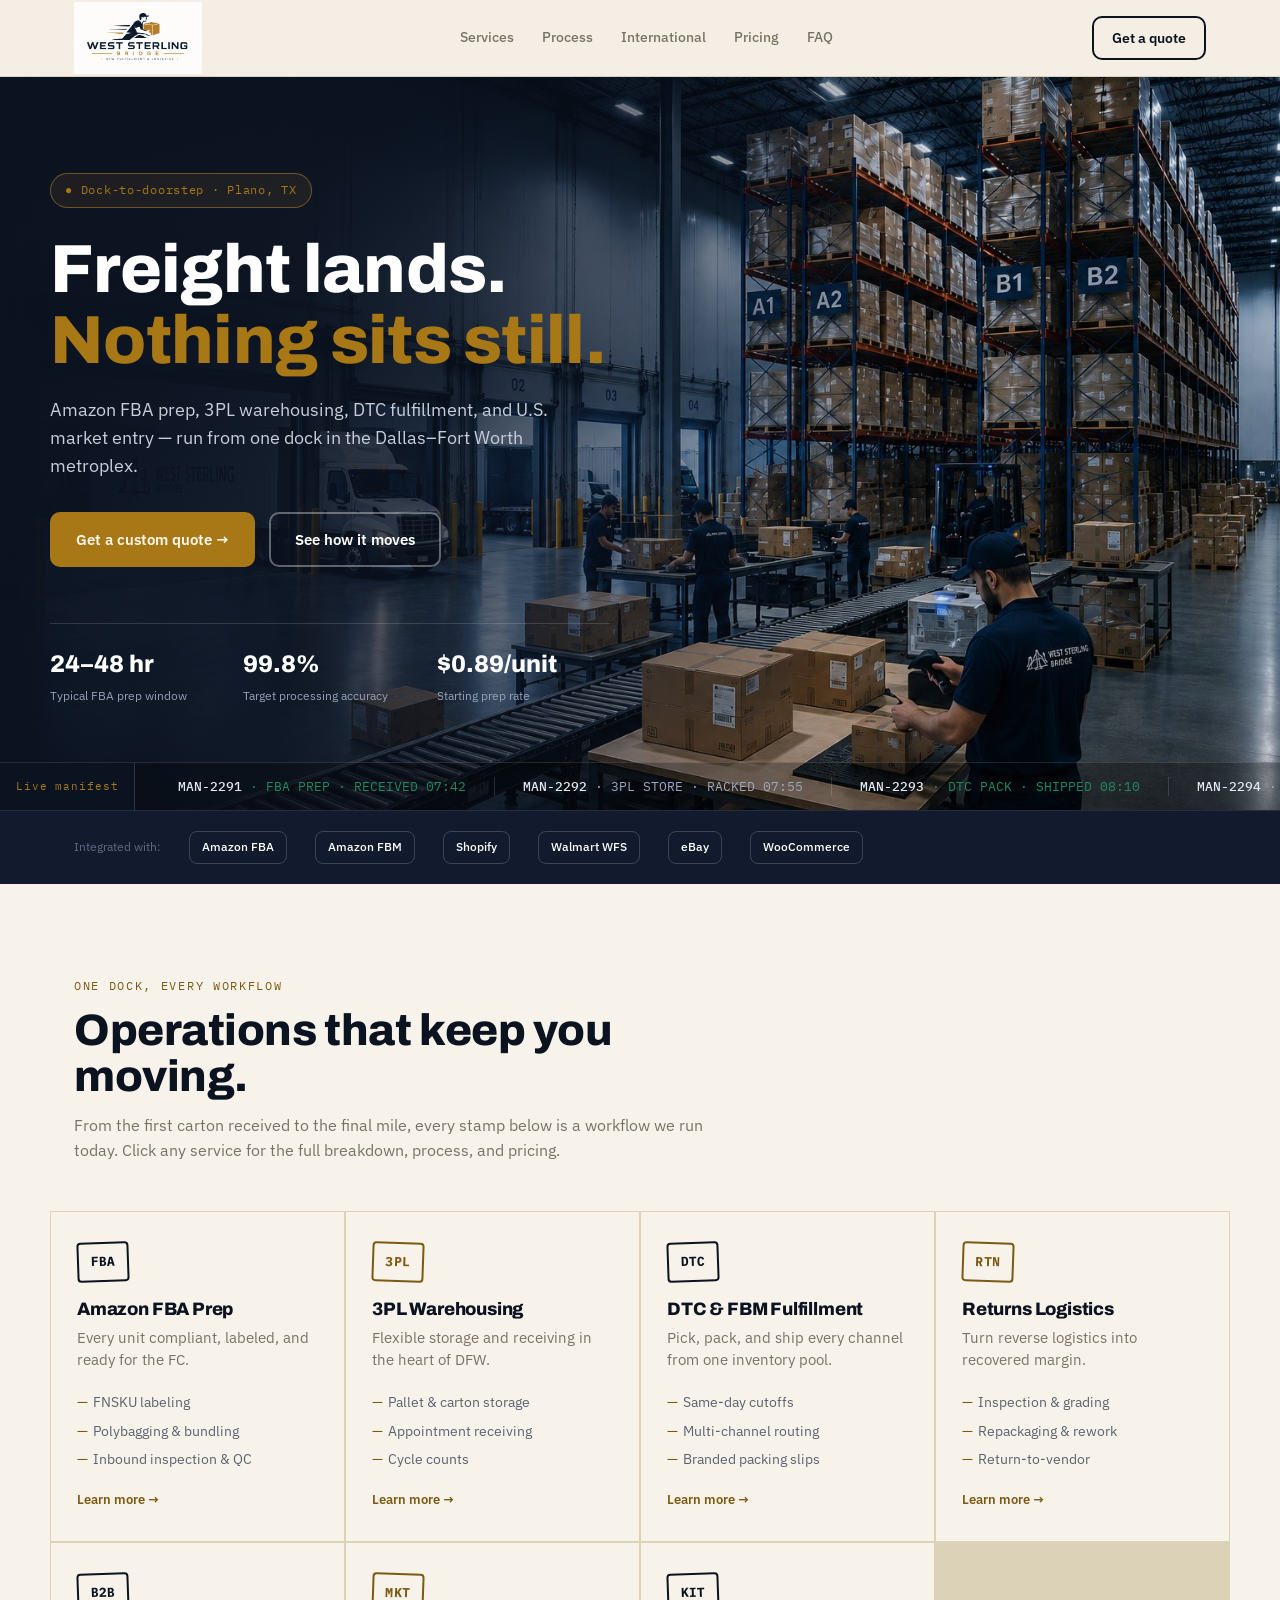
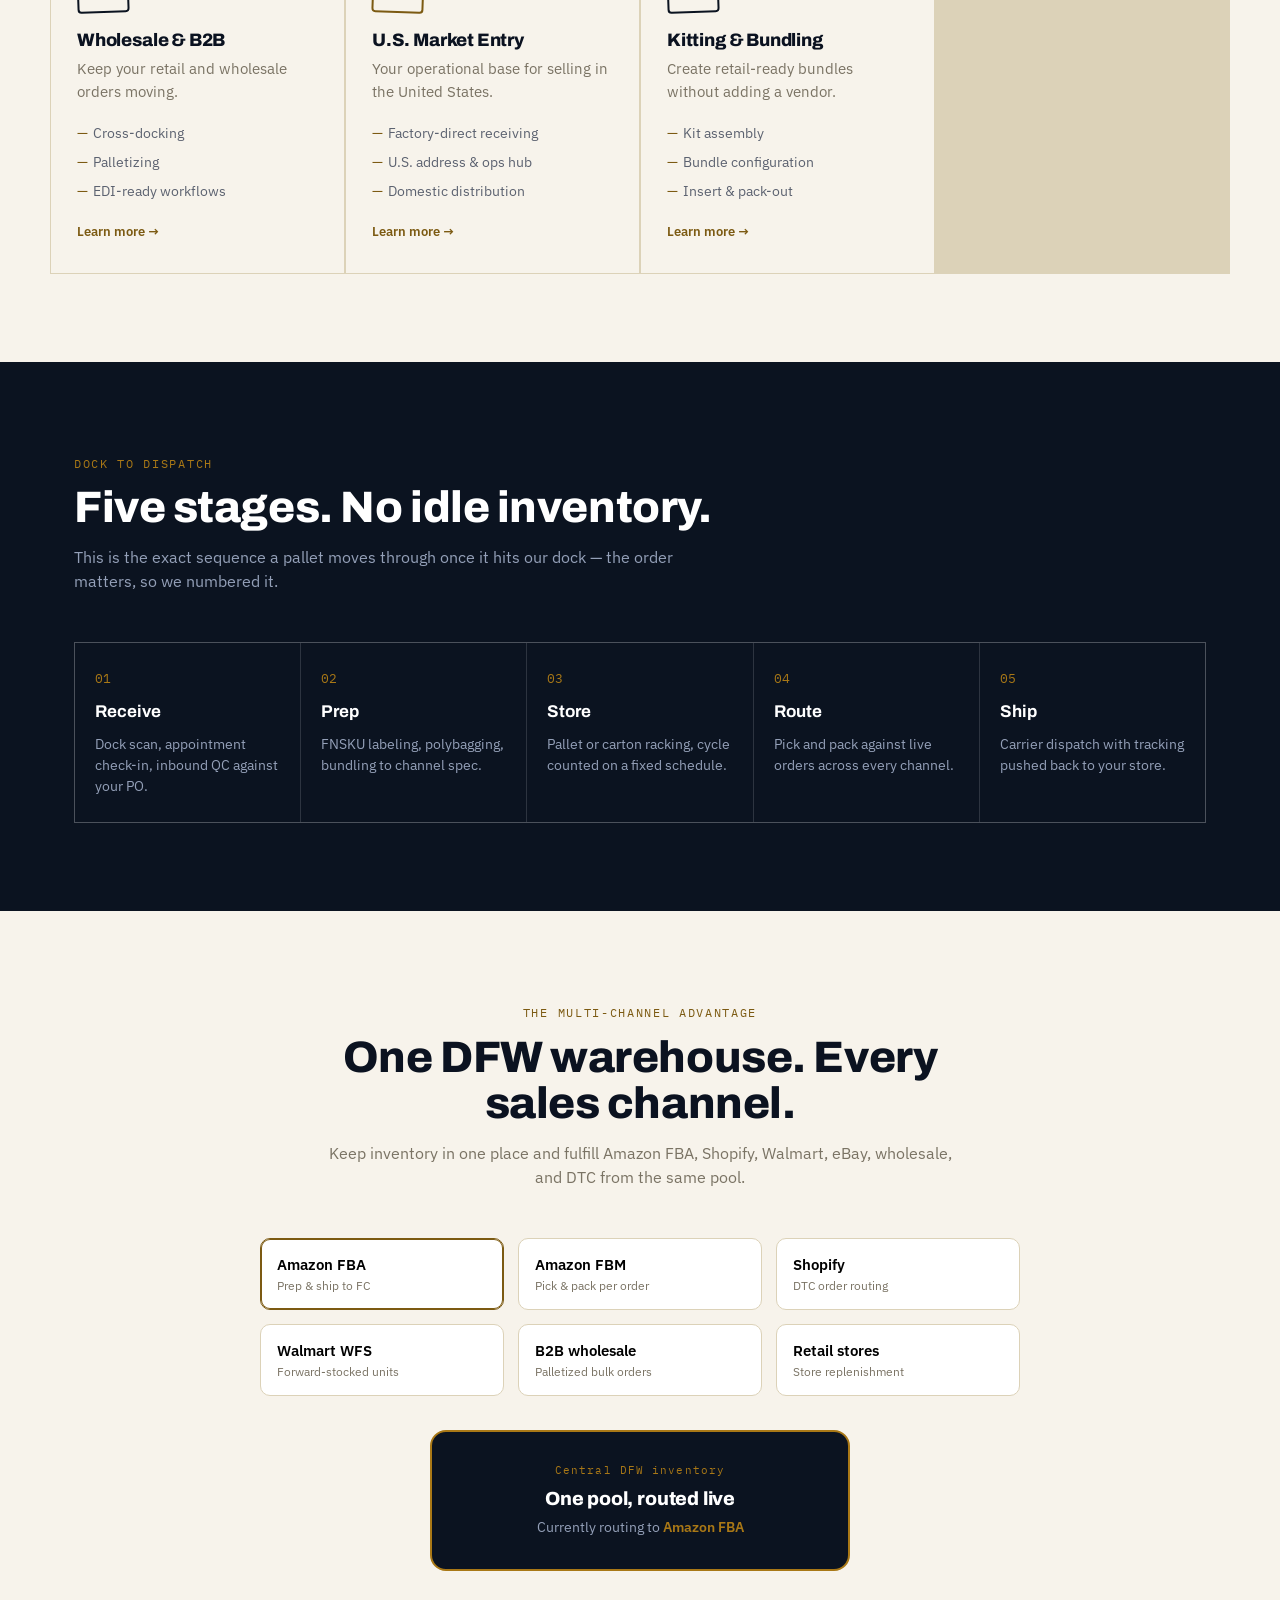
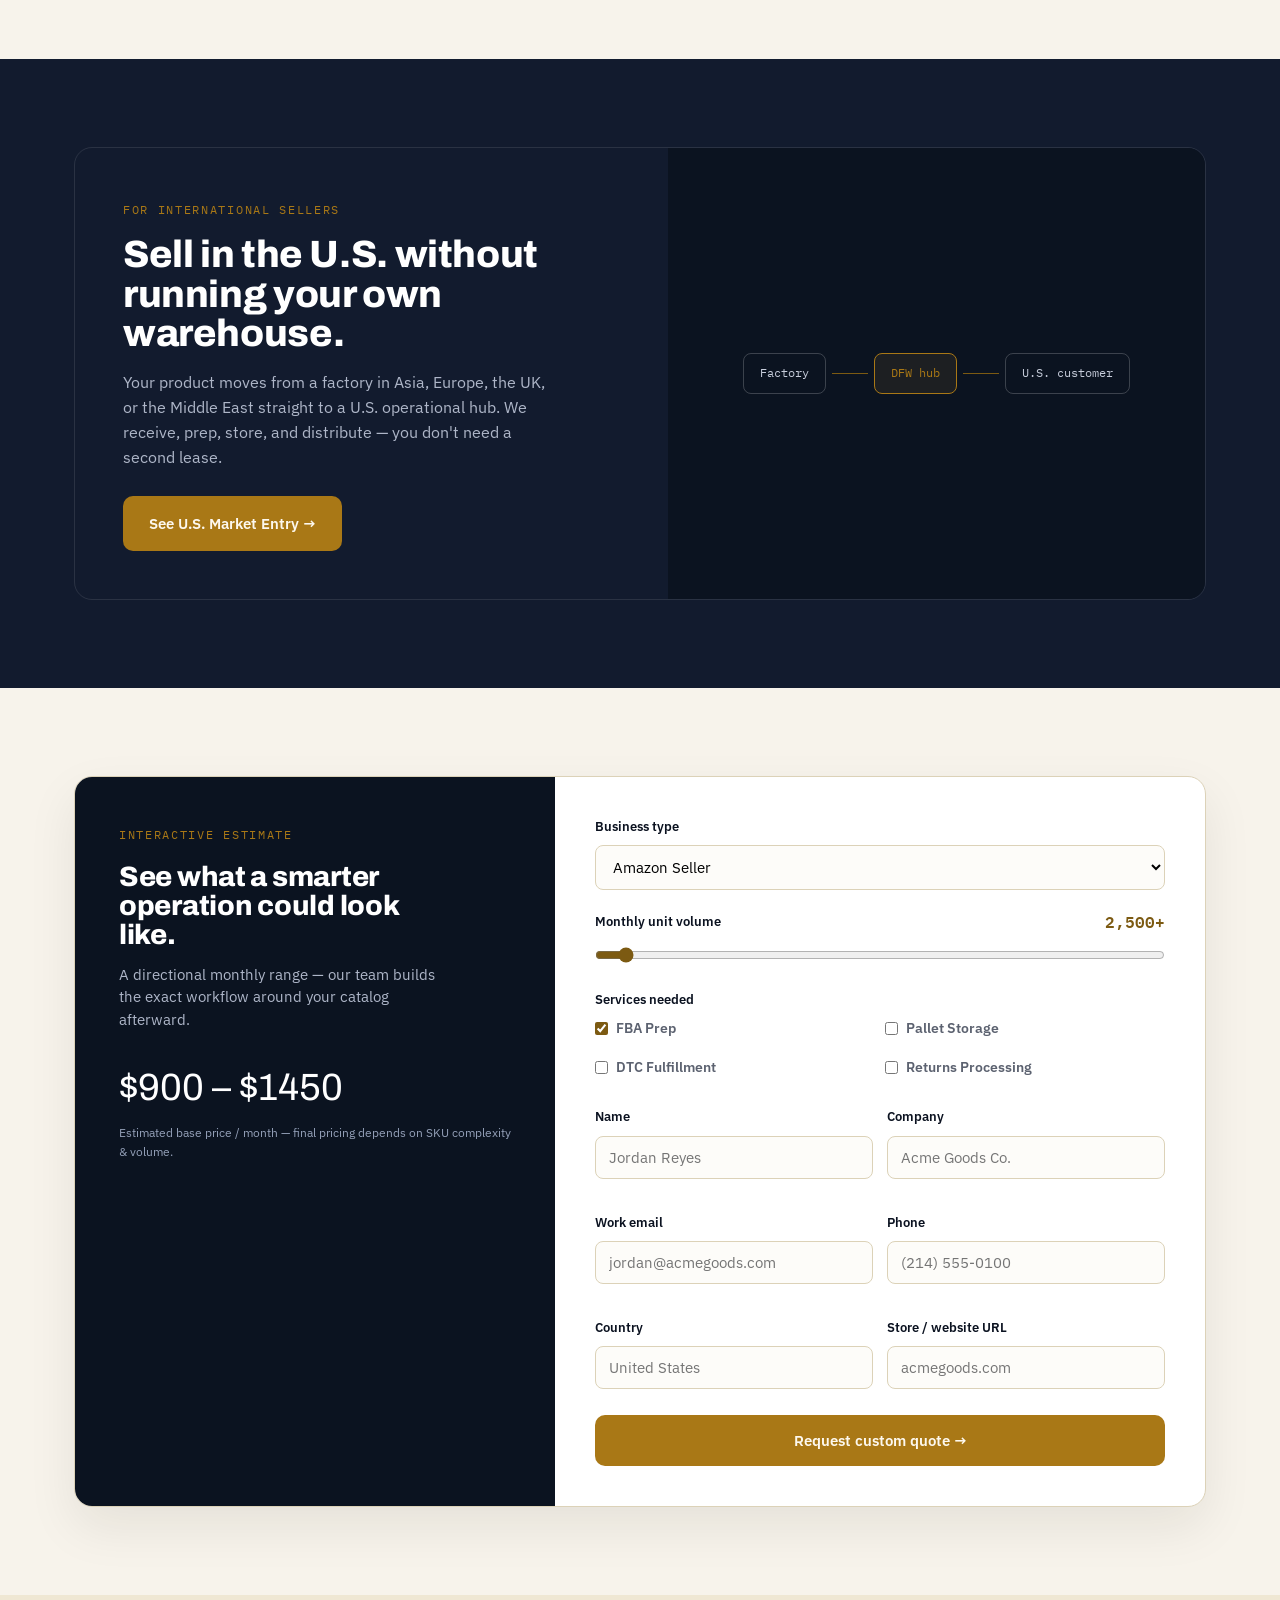
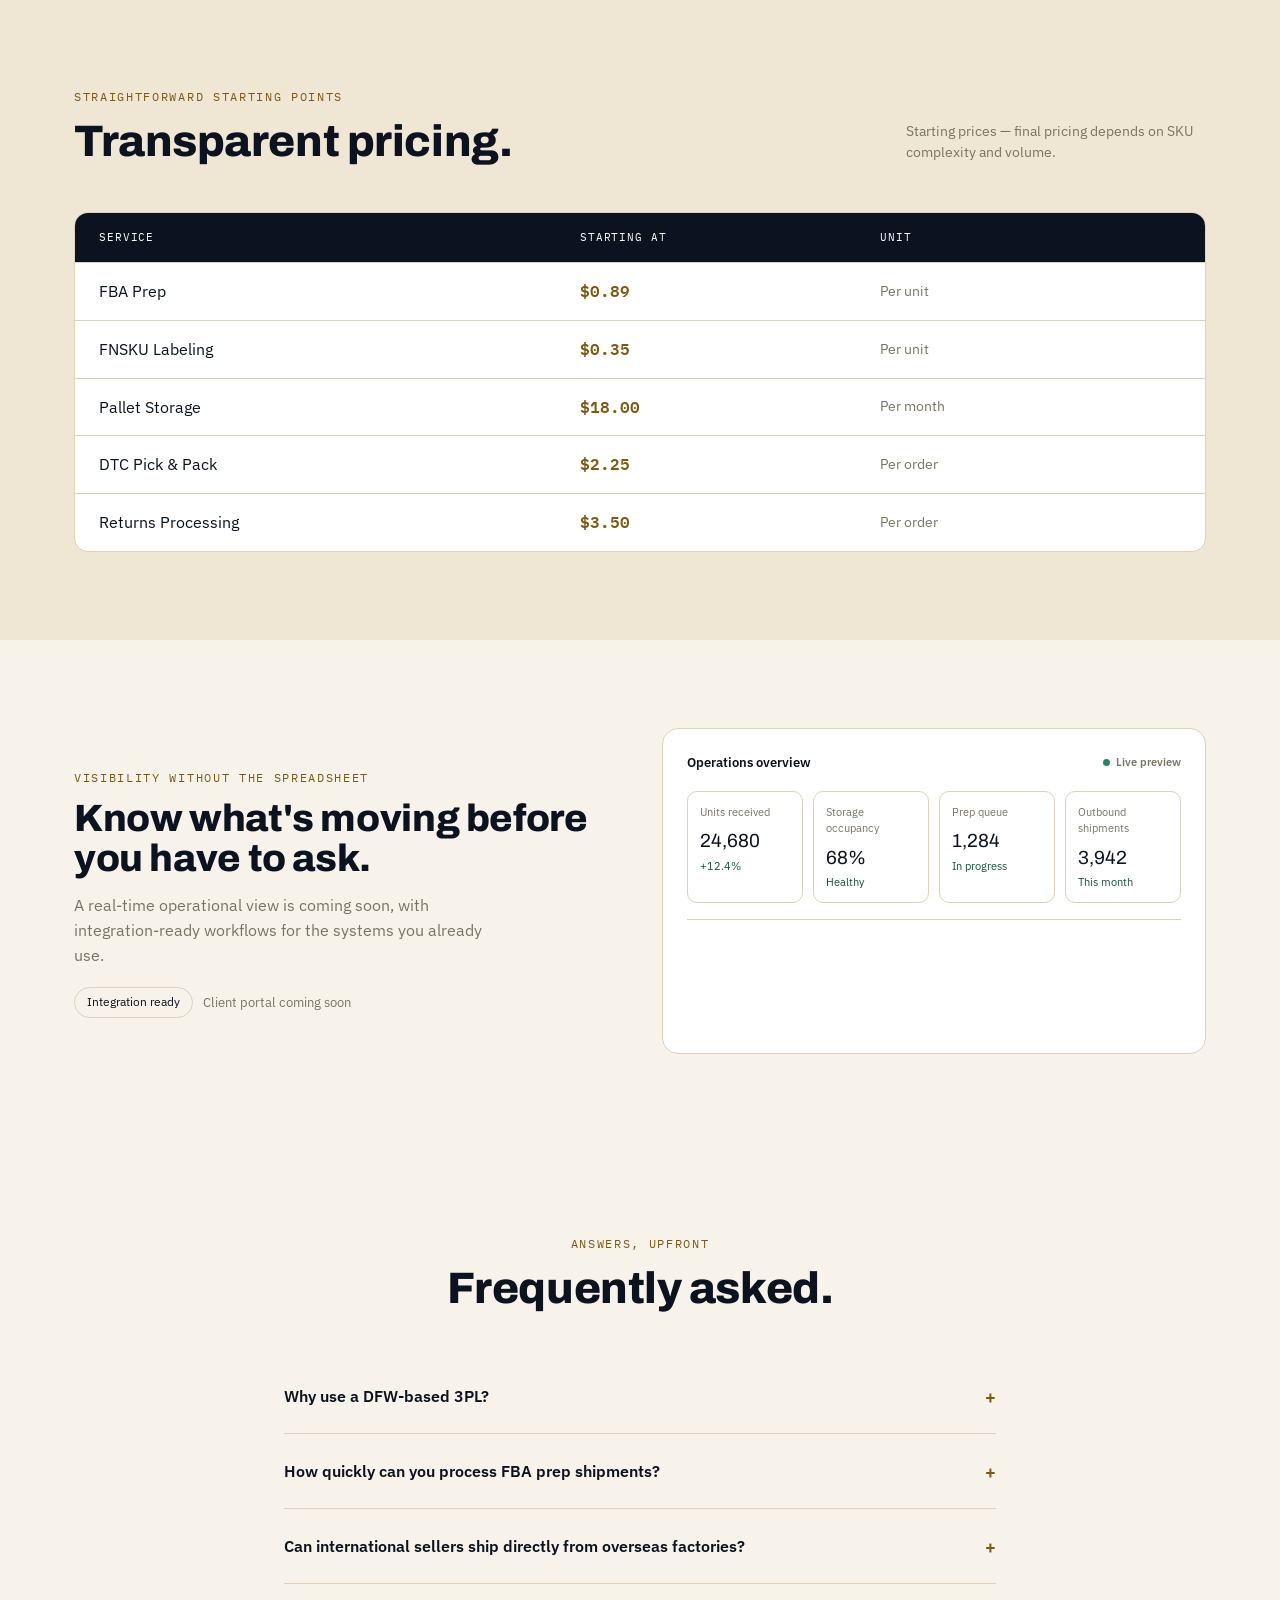
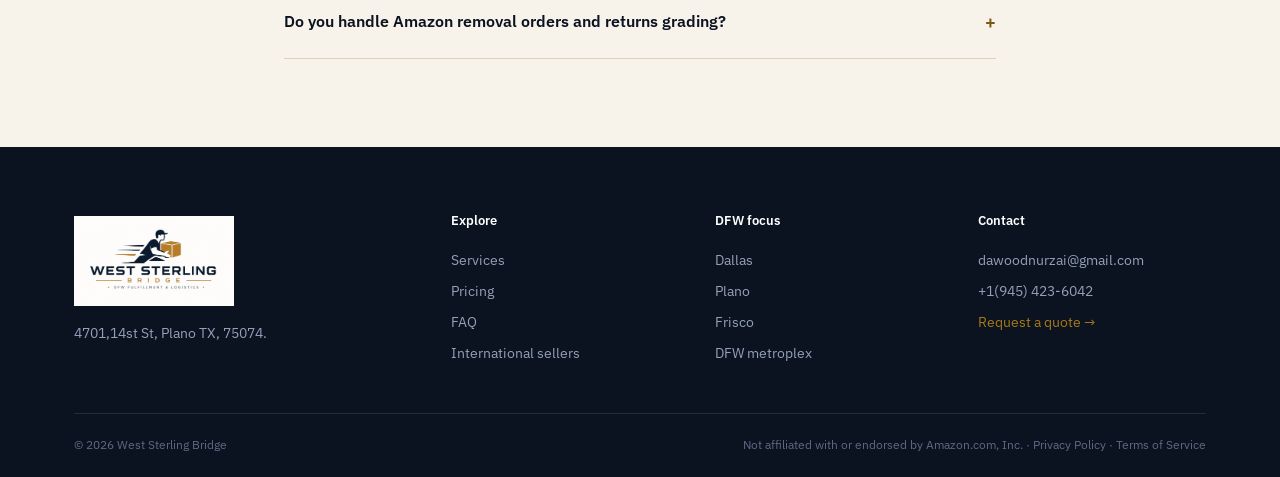
<file: index.html>
<!DOCTYPE html>
<html lang="en">
<head>
<meta charset="UTF-8" />
<meta name="viewport" content="width=device-width, initial-scale=1.0" />
<title>West Sterling Bridge — DFW Fulfillment & Logistics</title>
<meta name="description" content="Amazon FBA prep, 3PL warehousing, DTC fulfillment, and U.S. market entry from a single dock in Plano, Texas." />
<link rel="preconnect" href="https://fonts.googleapis.com">
<link rel="preconnect" href="https://fonts.gstatic.com" crossorigin>
<link href="https://fonts.googleapis.com/css2?family=Archivo:wght@600;800;900&family=IBM+Plex+Sans:wght@400;500;600&family=IBM+Plex+Mono:wght@400;500&display=swap" rel="stylesheet">
<link rel="stylesheet" href="styles.css">
</head>
<body>

<header>
  <div class="wrap nav">
    <a href="index.html#top" class="brand"><img src="logo2.png" alt="West Sterling Bridge - DFW Fulfillment & Logistics"></a>
    <nav class="navlinks">
      <a href="#services">Services</a>
      <a href="#process">Process</a>
      <a href="#market">International</a>
      <a href="#pricing">Pricing</a>
      <a href="#faq">FAQ</a>
    </nav>
    <div class="navcta">
      <a href="#quote" class="btn btn-ink" style="padding:10px 18px;font-size:13.5px;">Get a quote</a>
      <button class="menubtn" id="menuToggle" aria-label="Toggle menu">☰</button>
    </div>
  </div>
  <div class="mobilenav" id="mobileNav">
    <a href="#services">Services</a>
    <a href="#process">Process</a>
    <a href="#market">International</a>
    <a href="#pricing">Pricing</a>
    <a href="#faq">FAQ</a>
    <a href="#quote" class="btn btn-ink" style="text-align:center;">Get a quote</a>
  </div>
</header>

<main id="top">

  <section class="hero">
    <img class="hero-img" src="hero4.jpg" alt="West Sterling Bridge warehouse dock with loaded trailer, pallet racking, and staff prepping cartons on the packing line" loading="eager" decoding="async" />
    <div class="hero-scrim"></div>
    <div class="hero-in wrap">
      <span class="hero-badge">● Dock-to-doorstep · Plano, TX</span>
      <h1>Freight lands.<em>Nothing sits still.</em></h1>
      <p class="lead">Amazon FBA prep, 3PL warehousing, DTC fulfillment, and U.S. market entry — run from one dock in the Dallas–Fort Worth metroplex.</p>
      <div class="hero-ctas">
        <a href="#quote" class="btn btn-amber">Get a custom quote →</a>
        <a href="#process" class="btn btn-outline">See how it moves</a>
      </div>
      <div class="hero-stats">
        <div><div class="n">24–48 hr</div><div class="l">Typical FBA prep window</div></div>
        <div><div class="n">99.8%</div><div class="l">Target processing accuracy</div></div>
        <div><div class="n">$0.89/unit</div><div class="l">Starting prep rate</div></div>
      </div>
    </div>
    <div class="manifest">
      <div class="manifest-label">Live manifest</div>
      <div class="manifest-track" id="manifestTrack"></div>
    </div>
  </section>

  <div class="trust">
    <div class="wrap">
      <span style="font-size:12px;color:#5F6982;">Integrated with:</span>
      <span class="tag">Amazon FBA</span><span class="tag">Amazon FBM</span><span class="tag">Shopify</span><span class="tag">Walmart WFS</span><span class="tag">eBay</span><span class="tag">WooCommerce</span>
    </div>
  </div>

  <section id="services">
    <div class="wrap">
      <div class="sec-head">
        <span class="eyebrow">One dock, every workflow</span>
        <h2>Operations that keep you moving.</h2>
        <p>From the first carton received to the final mile, every stamp below is a workflow we run today. Click any service for the full breakdown, process, and pricing.</p>
      </div>
    </div>
    <div class="wrap" style="padding:0;">
      <div class="services-grid">
        <a class="svc" href="fba-prep.html"><span class="stamp">FBA</span><h3>Amazon FBA Prep</h3><p class="blurb">Every unit compliant, labeled, and ready for the FC.</p><ul><li>FNSKU labeling</li><li>Polybagging & bundling</li><li>Inbound inspection & QC</li></ul><span class="more">Learn more →</span></a>
        <a class="svc" href="3pl-warehousing.html"><span class="stamp">3PL</span><h3>3PL Warehousing</h3><p class="blurb">Flexible storage and receiving in the heart of DFW.</p><ul><li>Pallet & carton storage</li><li>Appointment receiving</li><li>Cycle counts</li></ul><span class="more">Learn more →</span></a>
        <a class="svc" href="dtc-fulfillment.html"><span class="stamp">DTC</span><h3>DTC & FBM Fulfillment</h3><p class="blurb">Pick, pack, and ship every channel from one inventory pool.</p><ul><li>Same-day cutoffs</li><li>Multi-channel routing</li><li>Branded packing slips</li></ul><span class="more">Learn more →</span></a>
        <a class="svc" href="returns-logistics.html"><span class="stamp">RTN</span><h3>Returns Logistics</h3><p class="blurb">Turn reverse logistics into recovered margin.</p><ul><li>Inspection & grading</li><li>Repackaging & rework</li><li>Return-to-vendor</li></ul><span class="more">Learn more →</span></a>
        <a class="svc" href="wholesale-b2b.html"><span class="stamp">B2B</span><h3>Wholesale & B2B</h3><p class="blurb">Keep your retail and wholesale orders moving.</p><ul><li>Cross-docking</li><li>Palletizing</li><li>EDI-ready workflows</li></ul><span class="more">Learn more →</span></a>
        <a class="svc" href="market-entry.html"><span class="stamp">MKT</span><h3>U.S. Market Entry</h3><p class="blurb">Your operational base for selling in the United States.</p><ul><li>Factory-direct receiving</li><li>U.S. address & ops hub</li><li>Domestic distribution</li></ul><span class="more">Learn more →</span></a>
        <a class="svc" href="kitting-bundling.html"><span class="stamp">KIT</span><h3>Kitting & Bundling</h3><p class="blurb">Create retail-ready bundles without adding a vendor.</p><ul><li>Kit assembly</li><li>Bundle configuration</li><li>Insert & pack-out</li></ul><span class="more">Learn more →</span></a>
      </div>
    </div>
  </section>

  <section id="process" class="process">
    <div class="wrap">
      <div class="sec-head">
        <span class="eyebrow">Dock to dispatch</span>
        <h2>Five stages. No idle inventory.</h2>
        <p>This is the exact sequence a pallet moves through once it hits our dock — the order matters, so we numbered it.</p>
      </div>
      <div class="proc-rail">
        <div class="proc-step"><div class="num">01</div><h4>Receive</h4><p>Dock scan, appointment check-in, inbound QC against your PO.</p></div>
        <div class="proc-step"><div class="num">02</div><h4>Prep</h4><p>FNSKU labeling, polybagging, bundling to channel spec.</p></div>
        <div class="proc-step"><div class="num">03</div><h4>Store</h4><p>Pallet or carton racking, cycle counted on a fixed schedule.</p></div>
        <div class="proc-step"><div class="num">04</div><h4>Route</h4><p>Pick and pack against live orders across every channel.</p></div>
        <div class="proc-step"><div class="num">05</div><h4>Ship</h4><p>Carrier dispatch with tracking pushed back to your store.</p></div>
      </div>
    </div>
  </section>

  <section id="channels" class="channels">
    <div class="wrap">
      <div class="sec-head" style="margin-left:auto;margin-right:auto;text-align:center;">
        <span class="eyebrow" style="color:var(--amber-dark);">The multi-channel advantage</span>
        <h2>One DFW warehouse. Every sales channel.</h2>
        <p style="margin-left:auto;margin-right:auto;">Keep inventory in one place and fulfill Amazon FBA, Shopify, Walmart, eBay, wholesale, and DTC from the same pool.</p>
      </div>
      <div class="chan-grid" id="chanGrid">
        <button class="chan-btn active" data-name="Amazon FBA" data-sub="Prep & ship to FC"><div class="name">Amazon FBA</div><div class="sub">Prep & ship to FC</div></button>
        <button class="chan-btn" data-name="Amazon FBM" data-sub="Pick & pack per order"><div class="name">Amazon FBM</div><div class="sub">Pick & pack per order</div></button>
        <button class="chan-btn" data-name="Shopify" data-sub="DTC order routing"><div class="name">Shopify</div><div class="sub">DTC order routing</div></button>
        <button class="chan-btn" data-name="Walmart WFS" data-sub="Forward-stocked units"><div class="name">Walmart WFS</div><div class="sub">Forward-stocked units</div></button>
        <button class="chan-btn" data-name="B2B wholesale" data-sub="Palletized bulk orders"><div class="name">B2B wholesale</div><div class="sub">Palletized bulk orders</div></button>
        <button class="chan-btn" data-name="Retail stores" data-sub="Store replenishment"><div class="name">Retail stores</div><div class="sub">Store replenishment</div></button>
      </div>
      <div class="chan-hub">
        <div class="l">Central DFW inventory</div>
        <h3>One pool, routed live</h3>
        <p>Currently routing to <span id="chanActive">Amazon FBA</span></p>
      </div>
    </div>
  </section>

  <section id="market" class="market">
    <div class="wrap">
      <div class="market-grid">
        <div class="market-copy">
          <span class="eyebrow">For international sellers</span>
          <h2>Sell in the U.S. without running your own warehouse.</h2>
          <p>Your product moves from a factory in Asia, Europe, the UK, or the Middle East straight to a U.S. operational hub. We receive, prep, store, and distribute — you don't need a second lease.</p>
          <a href="market-entry.html" class="btn btn-amber">See U.S. Market Entry →</a>
        </div>
        <div class="market-route">
          <div class="route-line">
            <div class="route-node">Factory</div><div class="route-arrow"></div>
            <div class="route-node hub">DFW hub</div><div class="route-arrow"></div>
            <div class="route-node">U.S. customer</div>
          </div>
        </div>
      </div>
    </div>
  </section>

  <section id="quote">
    <div class="wrap">
      <div class="quote-card">
        <div class="quote-left">
          <span class="eyebrow">Interactive estimate</span>
          <h3>See what a smarter operation could look like.</h3>
          <p>A directional monthly range — our team builds the exact workflow around your catalog afterward.</p>
          <div class="quote-est" id="estOut">$650 – $1,070</div>
          <div class="quote-est-l">Estimated base price / month — final pricing depends on SKU complexity & volume.</div>
        </div>
        <div class="quote-right">
          <form name="quote-request" method="POST" data-netlify="true" netlify-honeypot="bot-field" id="quoteForm">
          <input type="hidden" name="form-name" value="quote-request" />
          <p style="display:none;"><label>Don't fill this out: <input name="bot-field" /></label></p>

          <div class="field">
            <label for="bizType">Business type</label>
            <select id="bizType" name="business_type">
              <option>Amazon Seller</option>
              <option>International Brand</option>
              <option>DTC Brand</option>
              <option>Wholesaler</option>
            </select>
          </div>
          <div class="field">
            <div class="range-row"><label style="margin:0;">Monthly unit volume</label><span class="val" id="volOut">2,500+</span></div>
            <input type="range" id="volRange" name="monthly_volume" min="500" max="50000" step="500" value="2500" />
          </div>
          <div class="field">
            <label>Services needed</label>
            <div class="checks">
              <label class="chk"><input type="checkbox" class="svcChk" name="services" value="FBA Prep" checked> FBA Prep</label>
              <label class="chk"><input type="checkbox" class="svcChk" name="services" value="Pallet Storage"> Pallet Storage</label>
              <label class="chk"><input type="checkbox" class="svcChk" name="services" value="DTC Fulfillment"> DTC Fulfillment</label>
              <label class="chk"><input type="checkbox" class="svcChk" name="services" value="Returns Processing"> Returns Processing</label>
            </div>
          </div>
          <div id="formArea">
            <div class="grid2">
              <div class="field"><label for="fName">Name</label><input type="text" id="fName" name="name" placeholder="Jordan Reyes"></div>
              <div class="field"><label for="fCompany">Company</label><input type="text" id="fCompany" name="company" placeholder="Acme Goods Co."></div>
              <div class="field"><label for="fEmail">Work email</label><input type="email" id="fEmail" name="email" placeholder="jordan@acmegoods.com"></div>
              <div class="field"><label for="fPhone">Phone</label><input type="tel" id="fPhone" name="phone" placeholder="(214) 555-0100"></div>
              <div class="field"><label for="fCountry">Country</label><input type="text" id="fCountry" name="country" placeholder="United States"></div>
              <div class="field"><label for="fUrl">Store / website URL</label><input type="text" id="fUrl" name="store_url" placeholder="acmegoods.com"></div>
            </div>
            <div class="err" id="formErr">Enter your name and work email so we can send the quote.</div>
            <button type="submit" class="btn btn-amber" style="width:100%;justify-content:center;margin-top:6px;" id="submitQuote">Request custom quote →</button>
          </div>
          </form>
          <div class="success-box" style="display:none;" id="successBox"></div>
        </div>
      </div>
    </div>
  </section>

  <section id="pricing" class="pricing">
    <div class="wrap">
      <div class="sec-head" style="display:flex;justify-content:space-between;align-items:flex-end;flex-wrap:wrap;gap:16px;max-width:none;">
        <div>
          <span class="eyebrow" style="color:var(--amber-dark);">Straightforward starting points</span>
          <h2 style="margin-top:10px;">Transparent pricing.</h2>
        </div>
        <p style="color:var(--muted-paper);font-size:14px;max-width:300px;">Starting prices — final pricing depends on SKU complexity and volume.</p>
      </div>
      <div class="price-table">
        <div class="price-row head"><span>Service</span><span>Starting at</span><span>Unit</span></div>
        <div class="price-row"><span>FBA Prep</span><span class="amt">$0.89</span><span class="unit">Per unit</span></div>
        <div class="price-row"><span>FNSKU Labeling</span><span class="amt">$0.35</span><span class="unit">Per unit</span></div>
        <div class="price-row"><span>Pallet Storage</span><span class="amt">$18.00</span><span class="unit">Per month</span></div>
        <div class="price-row"><span>DTC Pick & Pack</span><span class="amt">$2.25</span><span class="unit">Per order</span></div>
        <div class="price-row"><span>Returns Processing</span><span class="amt">$3.50</span><span class="unit">Per order</span></div>
      </div>
    </div>
  </section>

  <section class="dash">
    <div class="wrap">
      <div class="dash-grid">
        <div>
          <span class="eyebrow" style="color:var(--amber-dark);">Visibility without the spreadsheet</span>
          <h2 style="margin-top:10px;font-size:clamp(26px,3.4vw,38px);">Know what's moving before you have to ask.</h2>
          <p style="color:var(--muted-paper);margin-top:14px;max-width:420px;">A real-time operational view is coming soon, with integration-ready workflows for the systems you already use.</p>
          <div style="margin-top:20px;display:flex;align-items:center;gap:10px;">
            <span style="border:1px solid var(--paper-line);border-radius:100px;padding:5px 12px;font-size:12px;">Integration ready</span>
            <span style="font-size:13px;color:var(--muted-paper);">Client portal coming soon</span>
          </div>
        </div>
        <div class="dash-card">
          <div class="dash-top"><span>Operations overview</span><span class="dash-live"><span class="dot"></span>Live preview</span></div>
          <div class="dash-metrics">
            <div class="dm"><div class="l">Units received</div><div class="v">24,680</div><div class="c">+12.4%</div></div>
            <div class="dm"><div class="l">Storage occupancy</div><div class="v">68%</div><div class="c">Healthy</div></div>
            <div class="dm"><div class="l">Prep queue</div><div class="v">1,284</div><div class="c">In progress</div></div>
            <div class="dm"><div class="l">Outbound shipments</div><div class="v">3,942</div><div class="c">This month</div></div>
          </div>
          <div class="bars" id="barsRow"></div>
        </div>
      </div>
    </div>
  </section>

  <section id="faq">
    <div class="wrap" style="max-width:760px;">
      <div class="sec-head" style="text-align:center;margin-left:auto;margin-right:auto;">
        <span class="eyebrow" style="color:var(--amber-dark);">Answers, upfront</span>
        <h2>Frequently asked.</h2>
      </div>
      <div id="faqList">
        <div class="faq-item"><button class="faq-q">Why use a DFW-based 3PL?<span class="plus">+</span></button><div class="faq-a"><p>DFW gives you central access to the U.S. population, major parcel carriers, air cargo, and ground freight lanes — practical transit times without coastal warehouse premiums.</p></div></div>
        <div class="faq-item"><button class="faq-q">How quickly can you process FBA prep shipments?<span class="plus">+</span></button><div class="faq-a"><p>Most standard FBA prep workflows leave our facility within 24–48 business hours after receiving and inspection. Complex bundles and large inbound waves get a custom SLA.</p></div></div>
        <div class="faq-item"><button class="faq-q">Can international sellers ship directly from overseas factories?<span class="plus">+</span></button><div class="faq-a"><p>Yes. We coordinate factory-direct receiving into our DFW hub, then handle U.S. compliance, prep, storage, and distribution from a single operational address.</p></div></div>
        <div class="faq-item"><button class="faq-q">Do you handle Amazon removal orders and returns grading?<span class="plus">+</span></button><div class="faq-a"><p>Yes. We receive removal orders, inspect and grade returned units, rework sellable inventory, and route damaged or unsellable units based on your rules.</p></div></div>
      </div>
    </div>
  </section>

</main>

<footer id="footer">
  <div class="wrap">
    <div class="foot-grid">
      <div class="foot-brand">
        <a href="#top">
          <img src="logo2.png" alt="West Sterling Bridge - DFW Fulfillment & Logistics" class="footer-logo" style="height: 90px; width: auto; display: block;">
        </a>
        <p style="margin-top: 12px;">4701,14st St, Plano TX, 75074.</p>
      </div>
      <div><h5>Explore</h5><a href="#services">Services</a><a href="#pricing">Pricing</a><a href="#faq">FAQ</a><a href="#market">International sellers</a></div>
      <div><h5>DFW focus</h5><span>Dallas</span><span>Plano</span><span>Frisco</span><span>DFW metroplex</span></div>
      <div><h5>Contact</h5><a href="mailto:help@weststerlingbridge.com">dawoodnurzai@gmail.com</a><a href="tel:+12145550187">+1(945) 423-6042</a><a href="#quote" style="color:var(--amber);">Request a quote →</a></div>
    </div>
    <div class="foot-bottom">
      <span>© 2026 West Sterling Bridge</span>
      <span>Not affiliated with or endorsed by Amazon.com, Inc. · Privacy Policy · Terms of Service</span>
    </div>
  </div>
</footer>

<script>
  document.getElementById('menuToggle').addEventListener('click', function(){
    document.getElementById('mobileNav').classList.toggle('open');
  });
  document.querySelectorAll('.mobilenav a').forEach(function(a){
    a.addEventListener('click', function(){ document.getElementById('mobileNav').classList.remove('open'); });
  });

  var manifestLines = [
    ['MAN-2291','FBA PREP','RECEIVED 07:42','ok'],
    ['MAN-2292','3PL STORE','RACKED 07:55',''],
    ['MAN-2293','DTC PACK','SHIPPED 08:10','ok'],
    ['MAN-2294','RETURNS','GRADED 08:22',''],
    ['MAN-2295','B2B','PALLETIZED 08:40','ok'],
    ['MAN-2296','MARKET ENTRY','RECEIVED 08:58',''],
    ['MAN-2297','KITTING','ASSEMBLED 09:15','ok']
  ];
  function buildManifest(){
    var html='';
    for(var r=0;r<2;r++){
      manifestLines.forEach(function(l){
        html += '<span class="'+l[3]+'"><b>'+l[0]+'</b> · '+l[1]+' · '+l[2]+'</span>';
      });
    }
    document.getElementById('manifestTrack').innerHTML = html;
  }
  buildManifest();

  var chanBtns = document.querySelectorAll('.chan-btn');
  chanBtns.forEach(function(btn){
    btn.addEventListener('click', function(){
      chanBtns.forEach(function(b){ b.classList.remove('active'); });
      btn.classList.add('active');
      document.getElementById('chanActive').textContent = btn.dataset.name;
    });
  });

  var volRange = document.getElementById('volRange');
  var volOut = document.getElementById('volOut');
  var estOut = document.getElementById('estOut');
  var svcChks = document.querySelectorAll('.svcChk');

  function fmtMoney(n){ return '$' + Math.round(n/50)*50; }
  function updateEstimate(){
    var vol = parseInt(volRange.value,10);
    volOut.textContent = vol.toLocaleString() + '+';
    var count = 0;
    svcChks.forEach(function(c){ if(c.checked) count++; });
    var base = 300 + vol*0.18 + count*130;
    estOut.textContent = fmtMoney(base) + ' – ' + fmtMoney(base*1.65);
  }
  volRange.addEventListener('input', updateEstimate);
  svcChks.forEach(function(c){ c.addEventListener('change', updateEstimate); });
  updateEstimate();

  var quoteForm = document.getElementById('quoteForm');
  quoteForm.addEventListener('submit', function(e){
    var name = document.getElementById('fName').value.trim();
    var email = document.getElementById('fEmail').value.trim();
    var err = document.getElementById('formErr');
    if(!name || !email){
      e.preventDefault();
      err.style.display = 'block';
      return;
    }
    err.style.display = 'none';
    e.preventDefault();

    var data = new FormData(quoteForm);
    fetch('/', {
      method: 'POST',
      headers: { 'Content-Type': 'application/x-www-form-urlencoded' },
      body: new URLSearchParams(data).toString()
    }).then(function(){
      document.getElementById('formArea').style.display = 'none';
      var box = document.getElementById('successBox');
      box.style.display = 'block';
      box.innerHTML = '<strong>Request received.</strong><br>Thanks, '+name+'. A logistics specialist will follow up at '+email+' with a tailored quote.';
    }).catch(function(){
      err.textContent = 'Something went wrong sending this — please email hello@weststerlingbridge.com directly.';
      err.style.display = 'block';
    });
  });

  var heights = [34,48,42,68,57,76,70,90,82,96,88,100];
  document.getElementById('barsRow').innerHTML = heights.map(function(h){
    return '<div class="bar"><i style="height:'+h+'%;"></i></div>';
  }).join('');

  document.querySelectorAll('.faq-q').forEach(function(btn){
    btn.addEventListener('click', function(){
      var item = btn.parentElement;
      var a = item.querySelector('.faq-a');
      var open = item.classList.contains('open');
      document.querySelectorAll('.faq-item').forEach(function(i){
        i.classList.remove('open');
        i.querySelector('.faq-a').style.maxHeight = null;
      });
      if(!open){
        item.classList.add('open');
        a.style.maxHeight = a.scrollHeight + 'px';
      }
    });
  });
</script>

</body>
</html>
</file>
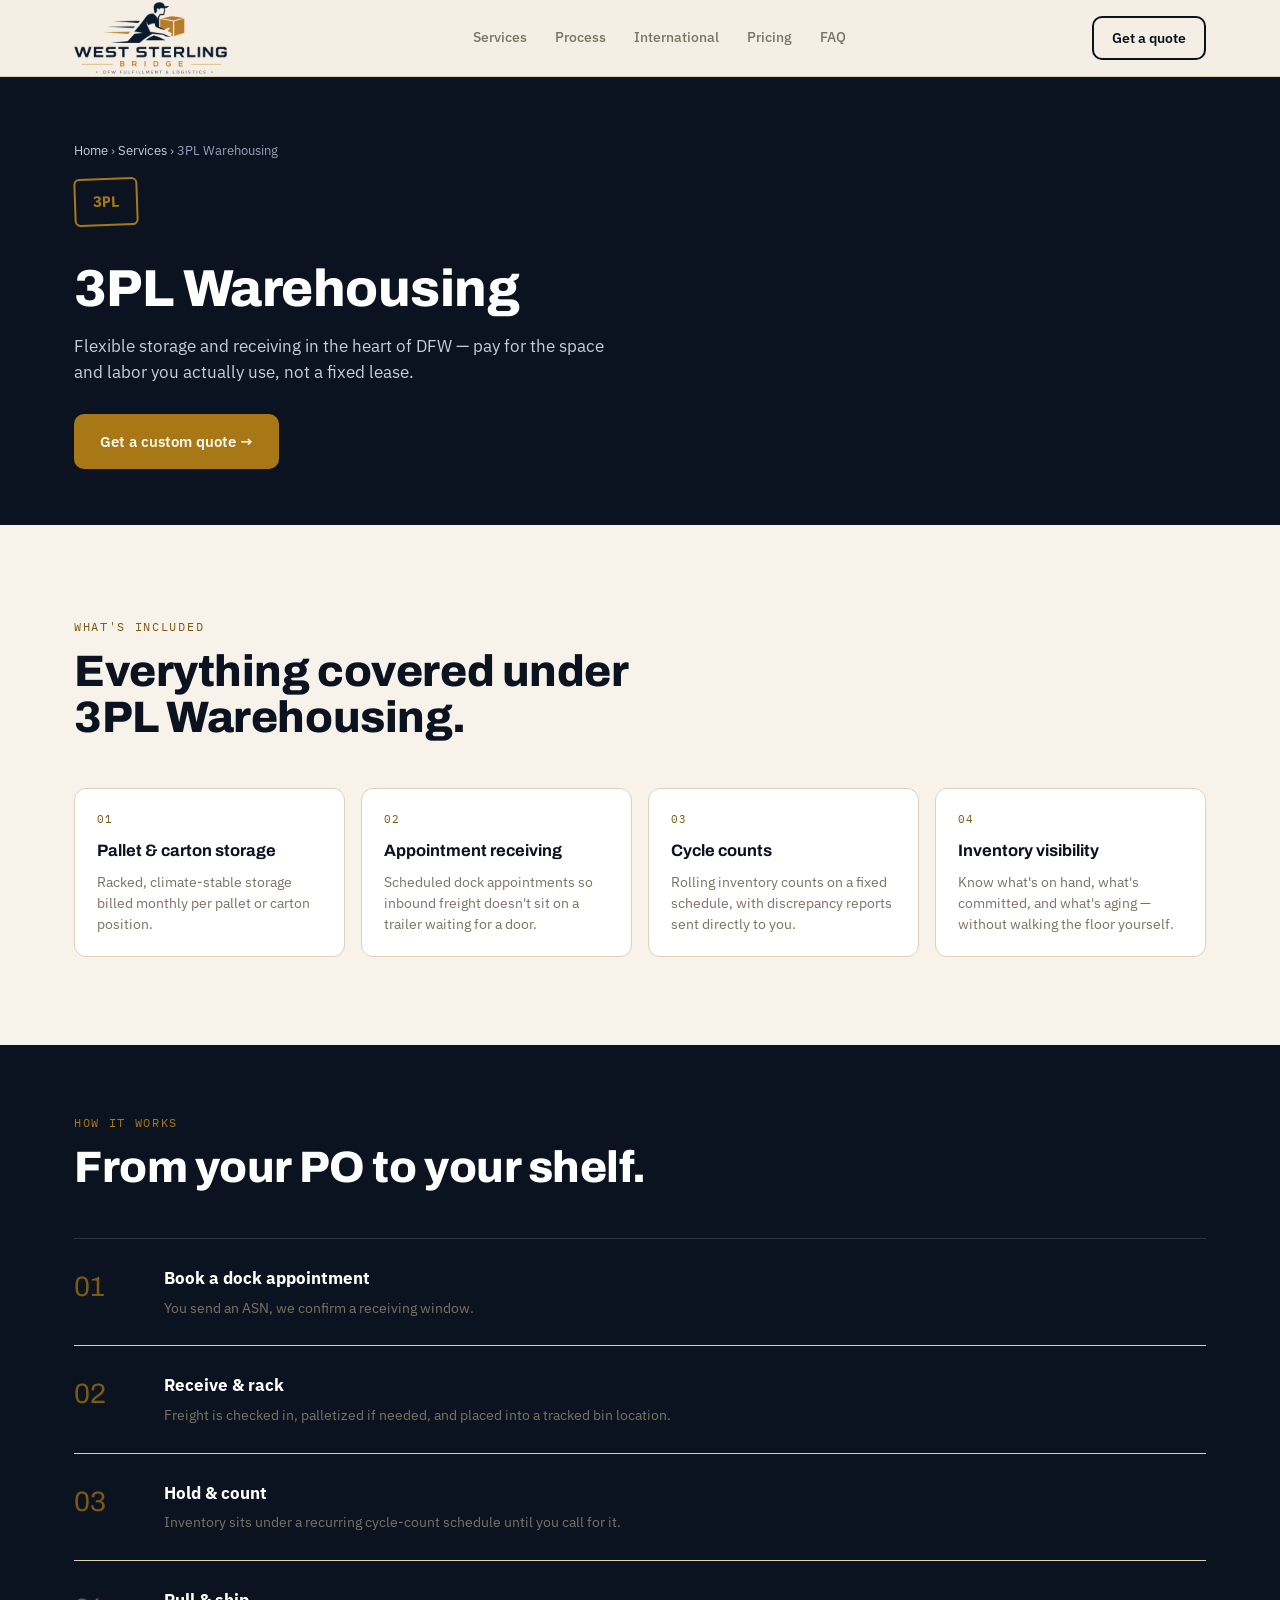
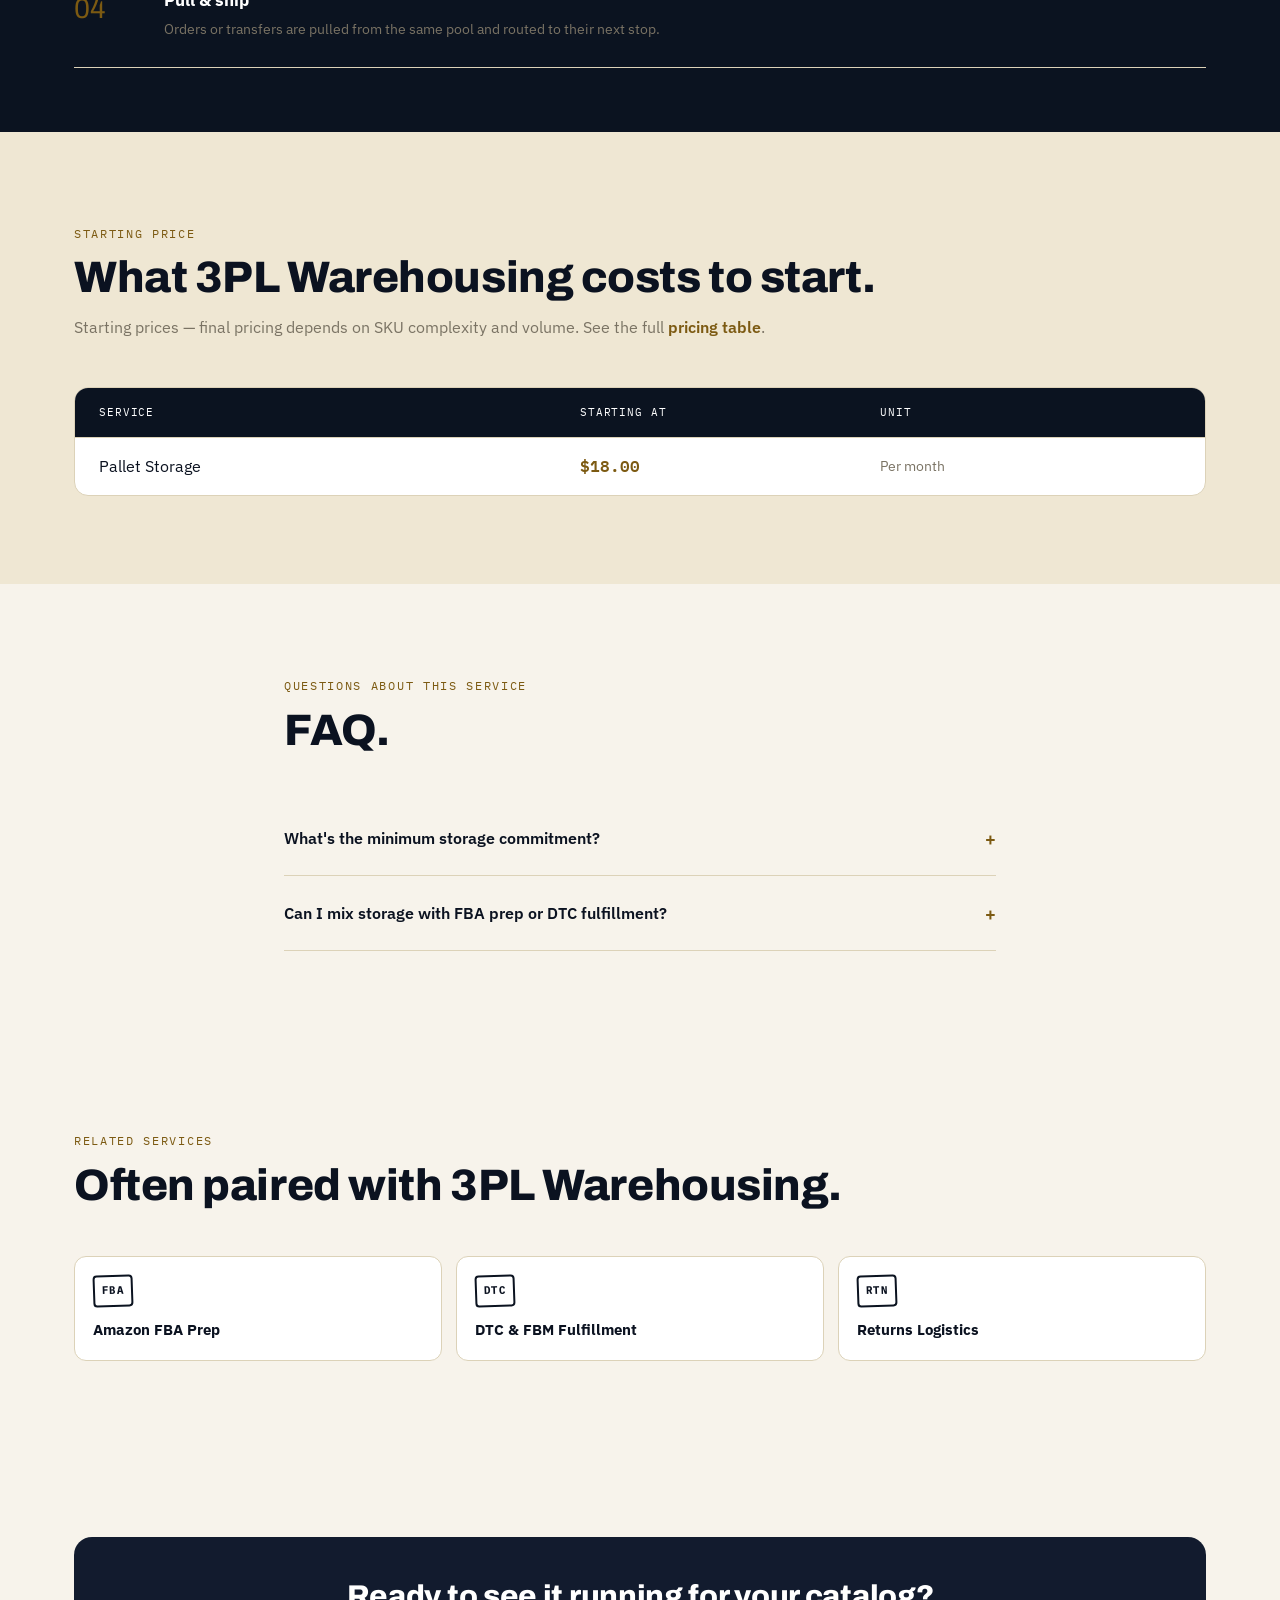
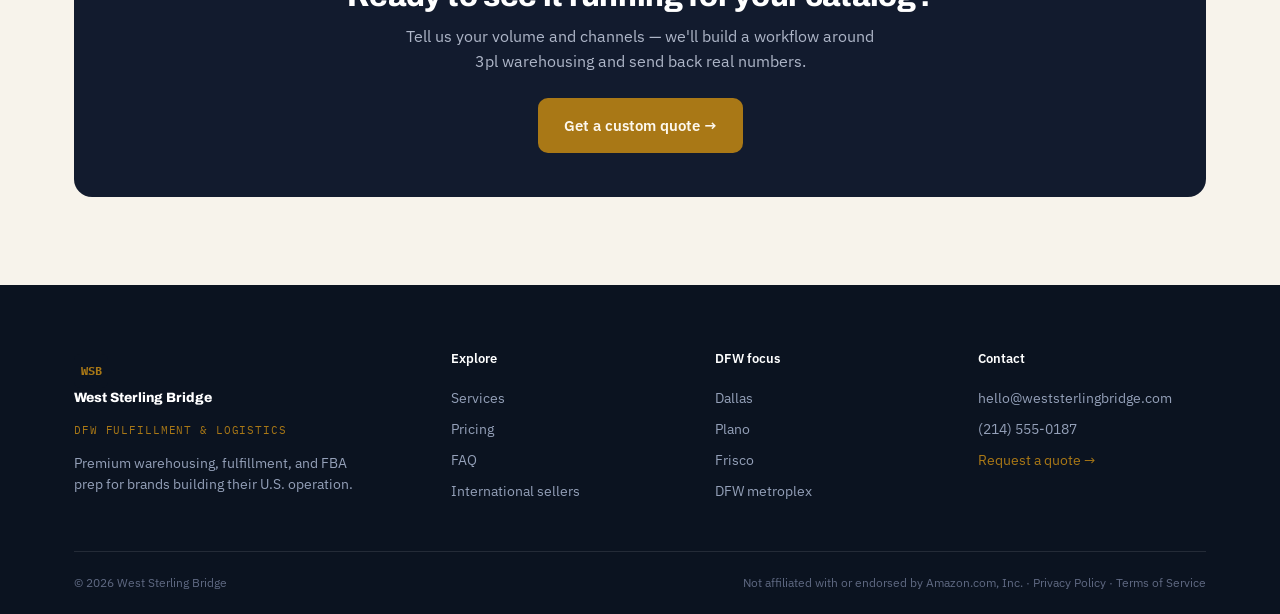
<file: 3pl-warehousing.html>
<!DOCTYPE html>
<html lang="en">
<head>
<meta charset="UTF-8" />
<meta name="viewport" content="width=device-width, initial-scale=1.0" />
<title>3PL Warehousing in DFW — West Sterling Bridge</title>
<meta name="description" content="Pallet and carton storage, appointment receiving, and cycle counts from a DFW-based 3PL warehouse." />
<link rel="preconnect" href="https://fonts.googleapis.com">
<link rel="preconnect" href="https://fonts.gstatic.com" crossorigin>
<link href="https://fonts.googleapis.com/css2?family=Archivo:wght@600;800;900&family=IBM+Plex+Sans:wght@400;500;600&family=IBM+Plex+Mono:wght@400;500&display=swap" rel="stylesheet">
<link rel="stylesheet" href="styles.css">

</head>
<body>
<header>
  <div class="wrap nav">
    <a href="index.html" class="brand"><img src="wsb-logo.png" alt="West Sterling Bridge - DFW Fulfillment & Logistics"></a>
    <nav class="navlinks">
      <a href="index.html#services">Services</a>
      <a href="index.html#process">Process</a>
      <a href="index.html#market">International</a>
      <a href="index.html#pricing">Pricing</a>
      <a href="index.html#faq">FAQ</a>
    </nav>
    <div class="navcta">
      <a href="index.html#quote" class="btn btn-ink" style="padding:10px 18px;font-size:13.5px;">Get a quote</a>
      <button class="menubtn" id="menuToggle" aria-label="Toggle menu">&#9776;</button>
    </div>
  </div>
  <div class="mobilenav" id="mobileNav">
    <a href="index.html#services">Services</a>
    <a href="index.html#process">Process</a>
    <a href="index.html#market">International</a>
    <a href="index.html#pricing">Pricing</a>
    <a href="index.html#faq">FAQ</a>
    <a href="index.html#quote" class="btn btn-ink" style="text-align:center;">Get a quote</a>
  </div>
</header>
<main>

<section class="svc-hero">
  <div class="wrap">
    <div class="crumb"><a href="index.html">Home</a> &rsaquo; <a href="index.html#services">Services</a> &rsaquo; 3PL Warehousing</div>
    <span class="svc-stamp-lg">3PL</span>
    <h1>3PL Warehousing</h1>
    <p class="lead">Flexible storage and receiving in the heart of DFW — pay for the space and labor you actually use, not a fixed lease.</p>
    <a href="index.html#quote" class="btn btn-amber">Get a custom quote &#8594;</a>
  </div>
</section>

<section>
  <div class="wrap">
    <div class="sec-head">
      <span class="eyebrow">What's included</span>
      <h2>Everything covered under 3PL Warehousing.</h2>
    </div>
    <div class="included-grid">
      <div class="included-card"><div class="n">01</div><h4>Pallet & carton storage</h4><p>Racked, climate-stable storage billed monthly per pallet or carton position.</p></div>
<div class="included-card"><div class="n">02</div><h4>Appointment receiving</h4><p>Scheduled dock appointments so inbound freight doesn't sit on a trailer waiting for a door.</p></div>
<div class="included-card"><div class="n">03</div><h4>Cycle counts</h4><p>Rolling inventory counts on a fixed schedule, with discrepancy reports sent directly to you.</p></div>
<div class="included-card"><div class="n">04</div><h4>Inventory visibility</h4><p>Know what's on hand, what's committed, and what's aging — without walking the floor yourself.</p></div>
    </div>
  </div>
</section>

<section class="process" style="padding-top:64px;padding-bottom:64px;">
  <div class="wrap">
    <div class="sec-head">
      <span class="eyebrow">How it works</span>
      <h2>From your PO to your shelf.</h2>
    </div>
    <div class="steps-list" style="border-top-color:rgba(255,255,255,.14);">
      <div class="step-row"><div class="num">01</div><div><h4>Book a dock appointment</h4><p>You send an ASN, we confirm a receiving window.</p></div></div>
<div class="step-row"><div class="num">02</div><div><h4>Receive & rack</h4><p>Freight is checked in, palletized if needed, and placed into a tracked bin location.</p></div></div>
<div class="step-row"><div class="num">03</div><div><h4>Hold & count</h4><p>Inventory sits under a recurring cycle-count schedule until you call for it.</p></div></div>
<div class="step-row"><div class="num">04</div><div><h4>Pull & ship</h4><p>Orders or transfers are pulled from the same pool and routed to their next stop.</p></div></div>
    </div>
  </div>
</section>

<section class="pricing">
  <div class="wrap">
    <div class="sec-head" style="max-width:none;">
      <span class="eyebrow" style="color:var(--amber-dark);">Starting price</span>
      <h2>What 3PL Warehousing costs to start.</h2>
      <p>Starting prices — final pricing depends on SKU complexity and volume. See the full <a href="index.html#pricing" style="color:var(--amber-dark);font-weight:600;">pricing table</a>.</p>
    </div>
    <div class="price-table">
      <div class="price-row head"><span>Service</span><span>Starting at</span><span>Unit</span></div>
      <div class="price-row"><span>Pallet Storage</span><span class="amt">$18.00</span><span class="unit">Per month</span></div>
    </div>
  </div>
</section>

<section id="faq">
  <div class="wrap" style="max-width:760px;">
    <div class="sec-head">
      <span class="eyebrow" style="color:var(--amber-dark);">Questions about this service</span>
      <h2>FAQ.</h2>
    </div>
    <div>
      <div class="faq-item"><button class="faq-q">What's the minimum storage commitment?<span class="plus">+</span></button><div class="faq-a"><p>There's no long-term lease — storage is billed monthly per pallet or carton position, so you can scale up or down with your inventory.</p></div></div>
<div class="faq-item"><button class="faq-q">Can I mix storage with FBA prep or DTC fulfillment?<span class="plus">+</span></button><div class="faq-a"><p>Yes — most clients run FBA prep, DTC pick-and-pack, and bulk storage out of the same inventory pool at once.</p></div></div>
    </div>
  </div>
</section>

<section>
  <div class="wrap">
    <div class="sec-head" style="max-width:none;">
      <span class="eyebrow" style="color:var(--amber-dark);">Related services</span>
      <h2>Often paired with 3PL Warehousing.</h2>
    </div>
    <div class="related-grid">
      <a class="related-card" href="fba-prep.html"><span class="stamp">FBA</span><h5>Amazon FBA Prep</h5></a>
<a class="related-card" href="dtc-fulfillment.html"><span class="stamp">DTC</span><h5>DTC & FBM Fulfillment</h5></a>
<a class="related-card" href="returns-logistics.html"><span class="stamp">RTN</span><h5>Returns Logistics</h5></a>
    </div>
  </div>
</section>

<section>
  <div class="wrap">
    <div class="cta-band">
      <h3>Ready to see it running for your catalog?</h3>
      <p>Tell us your volume and channels — we'll build a workflow around 3pl warehousing and send back real numbers.</p>
      <a href="index.html#quote" class="btn btn-amber">Get a custom quote &#8594;</a>
    </div>
  </div>
</section>

</main>
<footer id="footer">
  <div class="wrap">
    <div class="foot-grid">
      <div class="foot-brand">
        <a href="index.html" class="brand" style="color:#fff;"><span class="mark">WSB</span>West Sterling Bridge</a>
        <p style="font-family:var(--font-mono);font-size:11px;letter-spacing:.08em;text-transform:uppercase;color:var(--amber);margin-top:8px;">DFW Fulfillment &amp; Logistics</p>
        <p>Premium warehousing, fulfillment, and FBA prep for brands building their U.S. operation.</p>
      </div>
      <div><h5>Explore</h5><a href="index.html#services">Services</a><a href="index.html#pricing">Pricing</a><a href="index.html#faq">FAQ</a><a href="index.html#market">International sellers</a></div>
      <div><h5>DFW focus</h5><span>Dallas</span><span>Plano</span><span>Frisco</span><span>DFW metroplex</span></div>
      <div><h5>Contact</h5><a href="mailto:hello@weststerlingbridge.com">hello@weststerlingbridge.com</a><a href="tel:+12145550187">(214) 555-0187</a><a href="index.html#quote" style="color:var(--amber);">Request a quote &#8594;</a></div>
    </div>
    <div class="foot-bottom">
      <span>&copy; 2026 West Sterling Bridge</span>
      <span>Not affiliated with or endorsed by Amazon.com, Inc. &middot; Privacy Policy &middot; Terms of Service</span>
    </div>
  </div>
</footer>
<script>
document.getElementById('menuToggle').addEventListener('click', function(){
  document.getElementById('mobileNav').classList.toggle('open');
});
document.querySelectorAll('.mobilenav a').forEach(function(a){
  a.addEventListener('click', function(){ document.getElementById('mobileNav').classList.remove('open'); });
});
document.querySelectorAll('.faq-q').forEach(function(btn){
  btn.addEventListener('click', function(){
    var item = btn.parentElement;
    var a = item.querySelector('.faq-a');
    var open = item.classList.contains('open');
    document.querySelectorAll('.faq-item').forEach(function(i){
      i.classList.remove('open');
      i.querySelector('.faq-a').style.maxHeight = null;
    });
    if(!open){
      item.classList.add('open');
      a.style.maxHeight = a.scrollHeight + 'px';
    }
  });
});
</script>
</body>
</html>
</file>
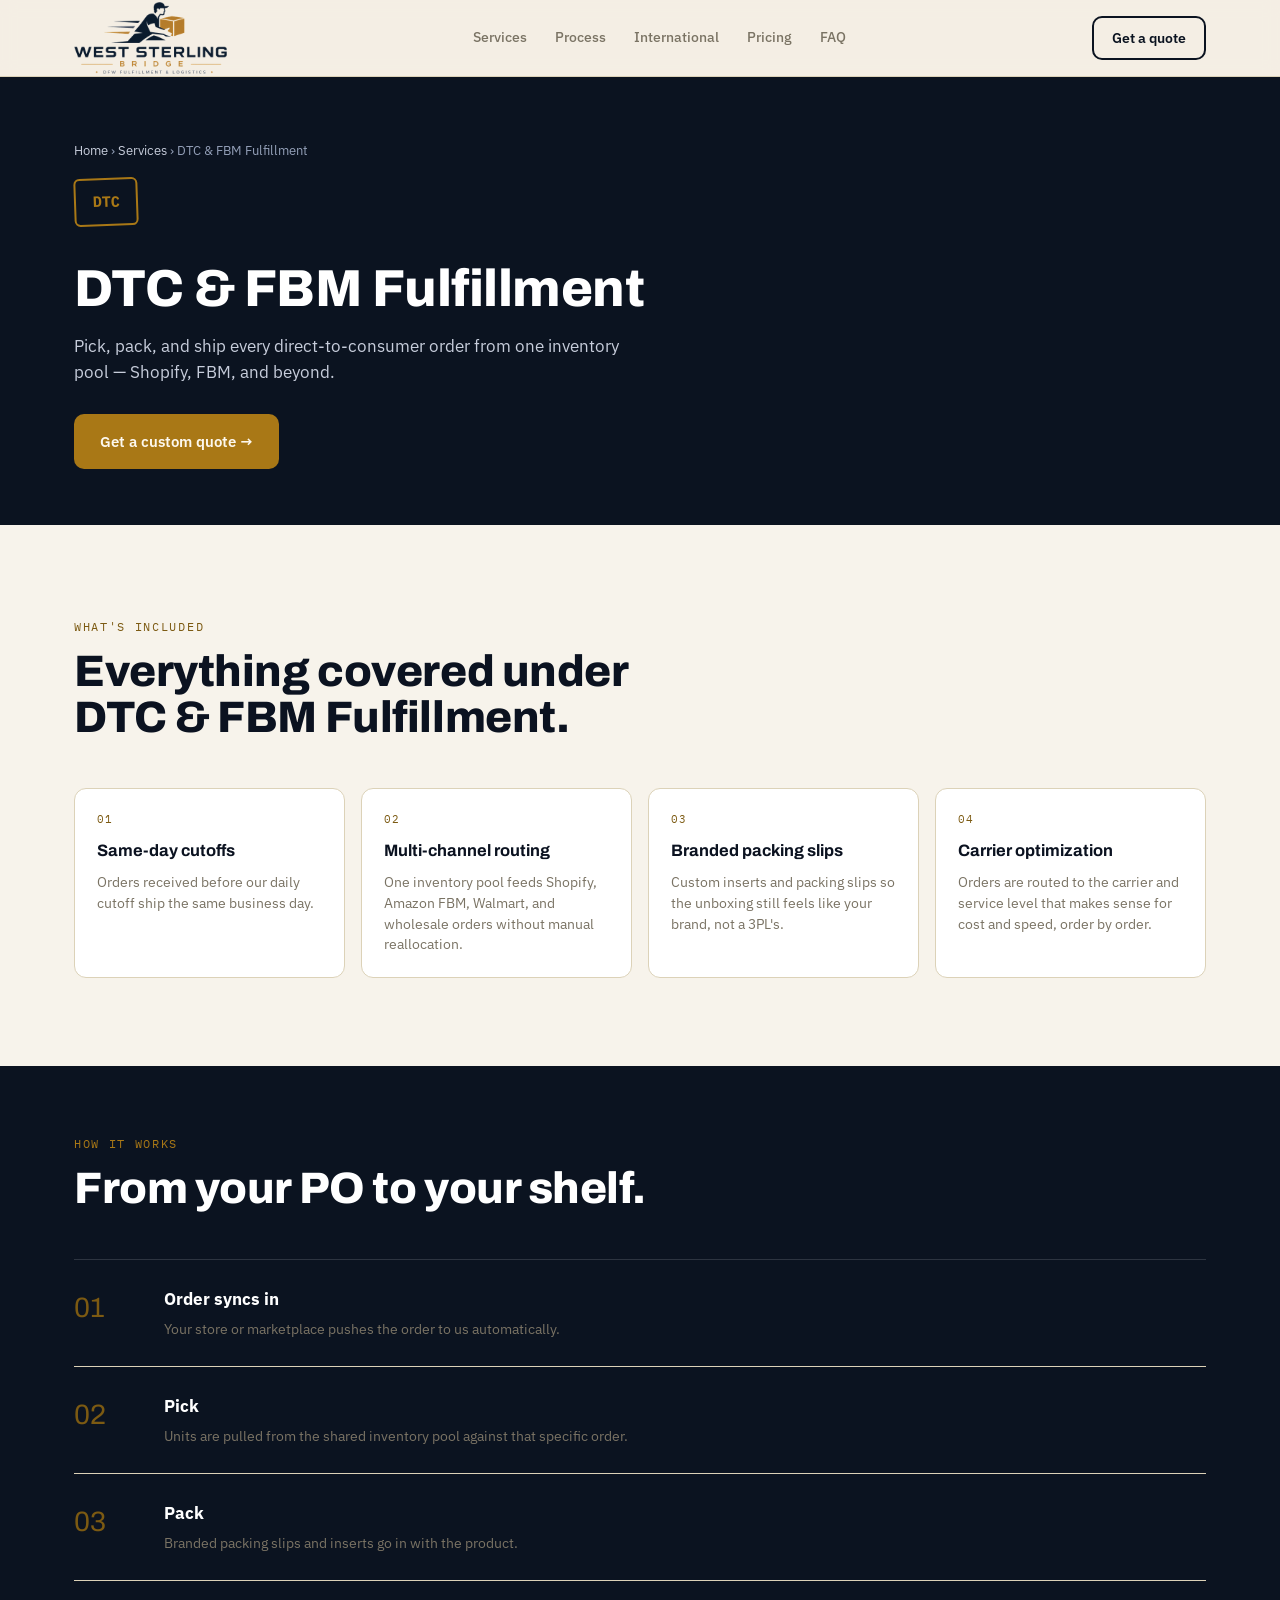
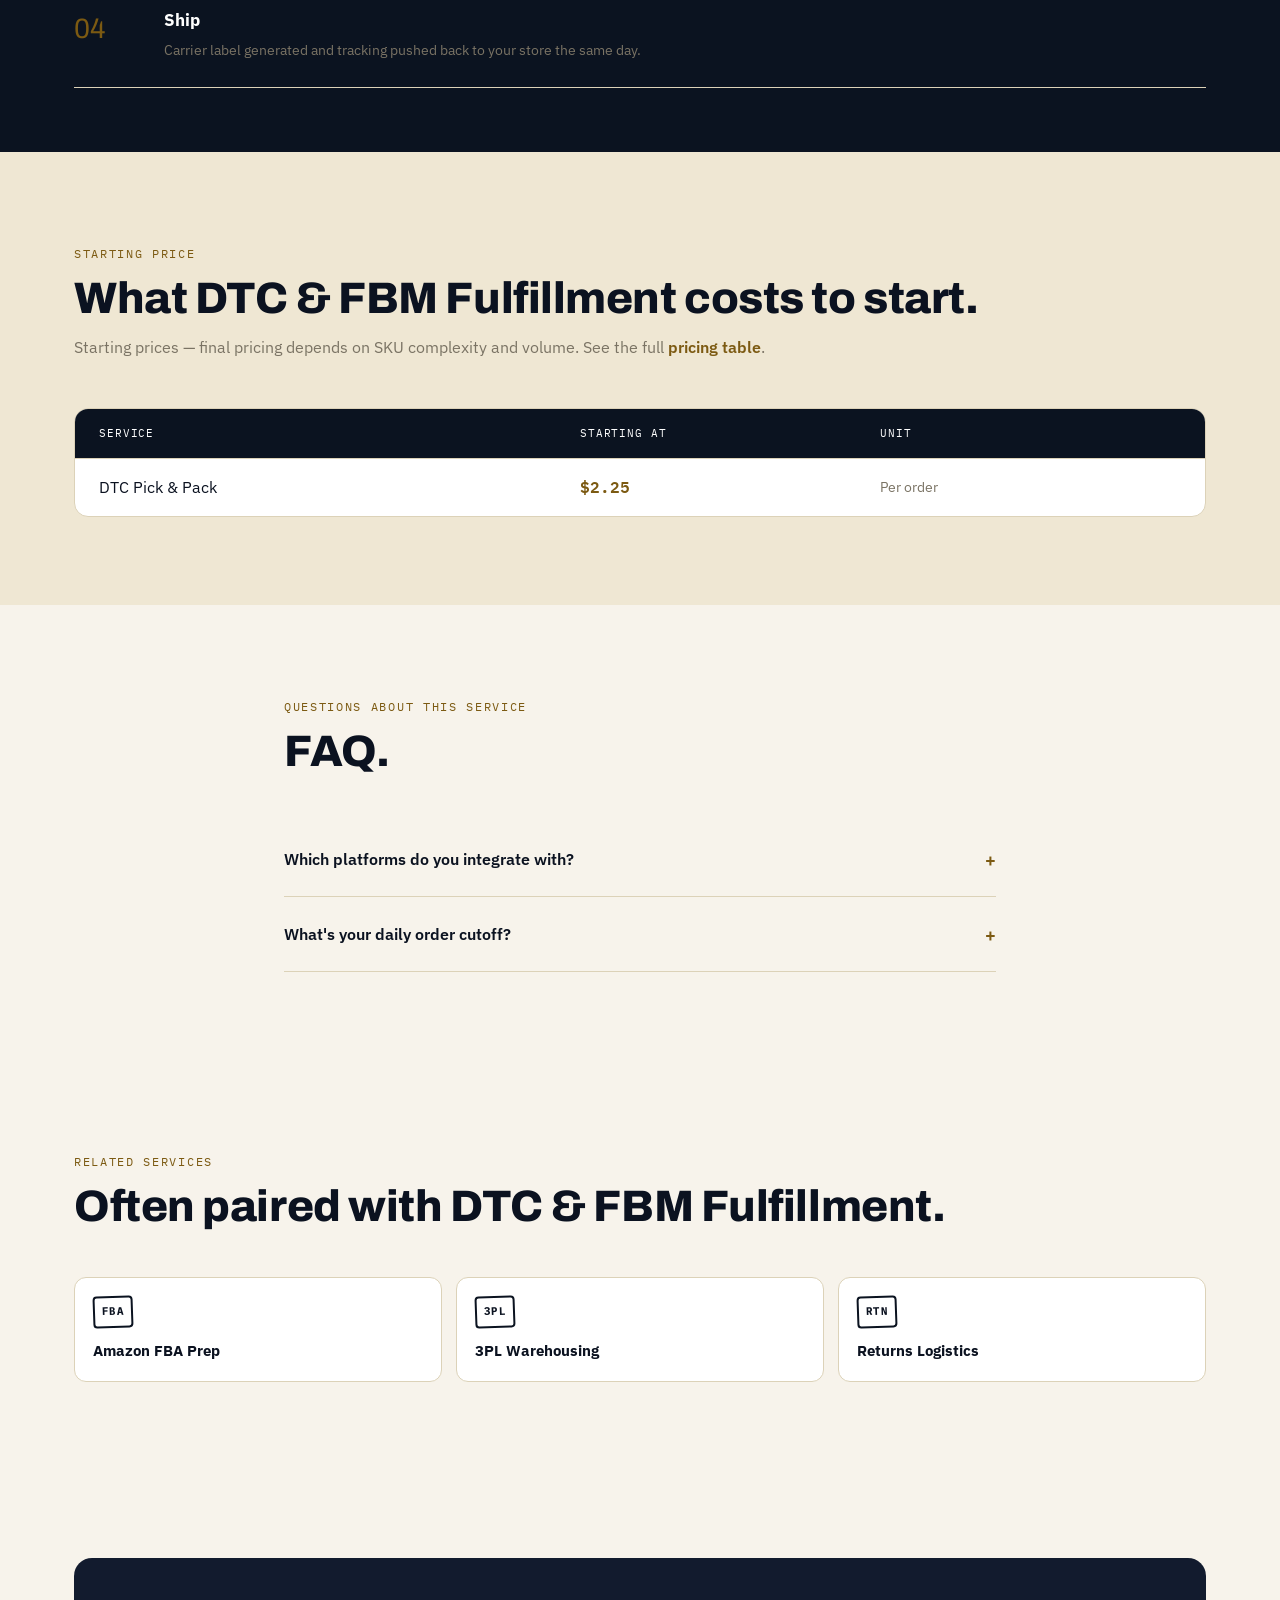
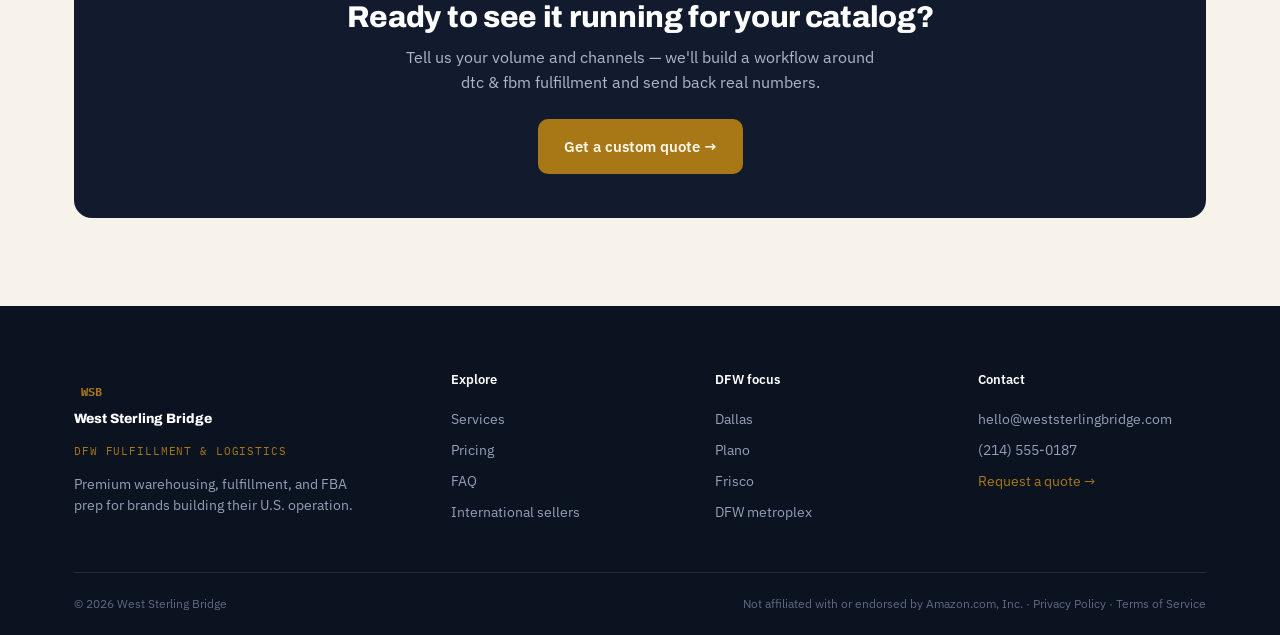
<file: dtc-fulfillment.html>
<!DOCTYPE html>
<html lang="en">
<head>
<meta charset="UTF-8" />
<meta name="viewport" content="width=device-width, initial-scale=1.0" />
<title>DTC & FBM Fulfillment in DFW — West Sterling Bridge</title>
<meta name="description" content="Same-day pick and pack, multi-channel order routing, and branded packing slips for DTC and FBM orders." />
<link rel="preconnect" href="https://fonts.googleapis.com">
<link rel="preconnect" href="https://fonts.gstatic.com" crossorigin>
<link href="https://fonts.googleapis.com/css2?family=Archivo:wght@600;800;900&family=IBM+Plex+Sans:wght@400;500;600&family=IBM+Plex+Mono:wght@400;500&display=swap" rel="stylesheet">
<link rel="stylesheet" href="styles.css">

</head>
<body>
<header>
  <div class="wrap nav">
    <a href="index.html" class="brand"><img src="wsb-logo.png" alt="West Sterling Bridge - DFW Fulfillment & Logistics"></a>
    <nav class="navlinks">
      <a href="index.html#services">Services</a>
      <a href="index.html#process">Process</a>
      <a href="index.html#market">International</a>
      <a href="index.html#pricing">Pricing</a>
      <a href="index.html#faq">FAQ</a>
    </nav>
    <div class="navcta">
      <a href="index.html#quote" class="btn btn-ink" style="padding:10px 18px;font-size:13.5px;">Get a quote</a>
      <button class="menubtn" id="menuToggle" aria-label="Toggle menu">&#9776;</button>
    </div>
  </div>
  <div class="mobilenav" id="mobileNav">
    <a href="index.html#services">Services</a>
    <a href="index.html#process">Process</a>
    <a href="index.html#market">International</a>
    <a href="index.html#pricing">Pricing</a>
    <a href="index.html#faq">FAQ</a>
    <a href="index.html#quote" class="btn btn-ink" style="text-align:center;">Get a quote</a>
  </div>
</header>
<main>

<section class="svc-hero">
  <div class="wrap">
    <div class="crumb"><a href="index.html">Home</a> &rsaquo; <a href="index.html#services">Services</a> &rsaquo; DTC & FBM Fulfillment</div>
    <span class="svc-stamp-lg">DTC</span>
    <h1>DTC & FBM Fulfillment</h1>
    <p class="lead">Pick, pack, and ship every direct-to-consumer order from one inventory pool — Shopify, FBM, and beyond.</p>
    <a href="index.html#quote" class="btn btn-amber">Get a custom quote &#8594;</a>
  </div>
</section>

<section>
  <div class="wrap">
    <div class="sec-head">
      <span class="eyebrow">What's included</span>
      <h2>Everything covered under DTC & FBM Fulfillment.</h2>
    </div>
    <div class="included-grid">
      <div class="included-card"><div class="n">01</div><h4>Same-day cutoffs</h4><p>Orders received before our daily cutoff ship the same business day.</p></div>
<div class="included-card"><div class="n">02</div><h4>Multi-channel routing</h4><p>One inventory pool feeds Shopify, Amazon FBM, Walmart, and wholesale orders without manual reallocation.</p></div>
<div class="included-card"><div class="n">03</div><h4>Branded packing slips</h4><p>Custom inserts and packing slips so the unboxing still feels like your brand, not a 3PL's.</p></div>
<div class="included-card"><div class="n">04</div><h4>Carrier optimization</h4><p>Orders are routed to the carrier and service level that makes sense for cost and speed, order by order.</p></div>
    </div>
  </div>
</section>

<section class="process" style="padding-top:64px;padding-bottom:64px;">
  <div class="wrap">
    <div class="sec-head">
      <span class="eyebrow">How it works</span>
      <h2>From your PO to your shelf.</h2>
    </div>
    <div class="steps-list" style="border-top-color:rgba(255,255,255,.14);">
      <div class="step-row"><div class="num">01</div><div><h4>Order syncs in</h4><p>Your store or marketplace pushes the order to us automatically.</p></div></div>
<div class="step-row"><div class="num">02</div><div><h4>Pick</h4><p>Units are pulled from the shared inventory pool against that specific order.</p></div></div>
<div class="step-row"><div class="num">03</div><div><h4>Pack</h4><p>Branded packing slips and inserts go in with the product.</p></div></div>
<div class="step-row"><div class="num">04</div><div><h4>Ship</h4><p>Carrier label generated and tracking pushed back to your store the same day.</p></div></div>
    </div>
  </div>
</section>

<section class="pricing">
  <div class="wrap">
    <div class="sec-head" style="max-width:none;">
      <span class="eyebrow" style="color:var(--amber-dark);">Starting price</span>
      <h2>What DTC & FBM Fulfillment costs to start.</h2>
      <p>Starting prices — final pricing depends on SKU complexity and volume. See the full <a href="index.html#pricing" style="color:var(--amber-dark);font-weight:600;">pricing table</a>.</p>
    </div>
    <div class="price-table">
      <div class="price-row head"><span>Service</span><span>Starting at</span><span>Unit</span></div>
      <div class="price-row"><span>DTC Pick & Pack</span><span class="amt">$2.25</span><span class="unit">Per order</span></div>
    </div>
  </div>
</section>

<section id="faq">
  <div class="wrap" style="max-width:760px;">
    <div class="sec-head">
      <span class="eyebrow" style="color:var(--amber-dark);">Questions about this service</span>
      <h2>FAQ.</h2>
    </div>
    <div>
      <div class="faq-item"><button class="faq-q">Which platforms do you integrate with?<span class="plus">+</span></button><div class="faq-a"><p>Shopify, Amazon FBM, Walmart, eBay, and WooCommerce today, with more added as clients need them.</p></div></div>
<div class="faq-item"><button class="faq-q">What's your daily order cutoff?<span class="plus">+</span></button><div class="faq-a"><p>Cutoff times vary by current volume — we'll confirm your exact same-day cutoff window during onboarding.</p></div></div>
    </div>
  </div>
</section>

<section>
  <div class="wrap">
    <div class="sec-head" style="max-width:none;">
      <span class="eyebrow" style="color:var(--amber-dark);">Related services</span>
      <h2>Often paired with DTC & FBM Fulfillment.</h2>
    </div>
    <div class="related-grid">
      <a class="related-card" href="fba-prep.html"><span class="stamp">FBA</span><h5>Amazon FBA Prep</h5></a>
<a class="related-card" href="3pl-warehousing.html"><span class="stamp">3PL</span><h5>3PL Warehousing</h5></a>
<a class="related-card" href="returns-logistics.html"><span class="stamp">RTN</span><h5>Returns Logistics</h5></a>
    </div>
  </div>
</section>

<section>
  <div class="wrap">
    <div class="cta-band">
      <h3>Ready to see it running for your catalog?</h3>
      <p>Tell us your volume and channels — we'll build a workflow around dtc & fbm fulfillment and send back real numbers.</p>
      <a href="index.html#quote" class="btn btn-amber">Get a custom quote &#8594;</a>
    </div>
  </div>
</section>

</main>
<footer id="footer">
  <div class="wrap">
    <div class="foot-grid">
      <div class="foot-brand">
        <a href="index.html" class="brand" style="color:#fff;"><span class="mark">WSB</span>West Sterling Bridge</a>
        <p style="font-family:var(--font-mono);font-size:11px;letter-spacing:.08em;text-transform:uppercase;color:var(--amber);margin-top:8px;">DFW Fulfillment &amp; Logistics</p>
        <p>Premium warehousing, fulfillment, and FBA prep for brands building their U.S. operation.</p>
      </div>
      <div><h5>Explore</h5><a href="index.html#services">Services</a><a href="index.html#pricing">Pricing</a><a href="index.html#faq">FAQ</a><a href="index.html#market">International sellers</a></div>
      <div><h5>DFW focus</h5><span>Dallas</span><span>Plano</span><span>Frisco</span><span>DFW metroplex</span></div>
      <div><h5>Contact</h5><a href="mailto:hello@weststerlingbridge.com">hello@weststerlingbridge.com</a><a href="tel:+12145550187">(214) 555-0187</a><a href="index.html#quote" style="color:var(--amber);">Request a quote &#8594;</a></div>
    </div>
    <div class="foot-bottom">
      <span>&copy; 2026 West Sterling Bridge</span>
      <span>Not affiliated with or endorsed by Amazon.com, Inc. &middot; Privacy Policy &middot; Terms of Service</span>
    </div>
  </div>
</footer>
<script>
document.getElementById('menuToggle').addEventListener('click', function(){
  document.getElementById('mobileNav').classList.toggle('open');
});
document.querySelectorAll('.mobilenav a').forEach(function(a){
  a.addEventListener('click', function(){ document.getElementById('mobileNav').classList.remove('open'); });
});
document.querySelectorAll('.faq-q').forEach(function(btn){
  btn.addEventListener('click', function(){
    var item = btn.parentElement;
    var a = item.querySelector('.faq-a');
    var open = item.classList.contains('open');
    document.querySelectorAll('.faq-item').forEach(function(i){
      i.classList.remove('open');
      i.querySelector('.faq-a').style.maxHeight = null;
    });
    if(!open){
      item.classList.add('open');
      a.style.maxHeight = a.scrollHeight + 'px';
    }
  });
});
</script>
</body>
</html>
</file>
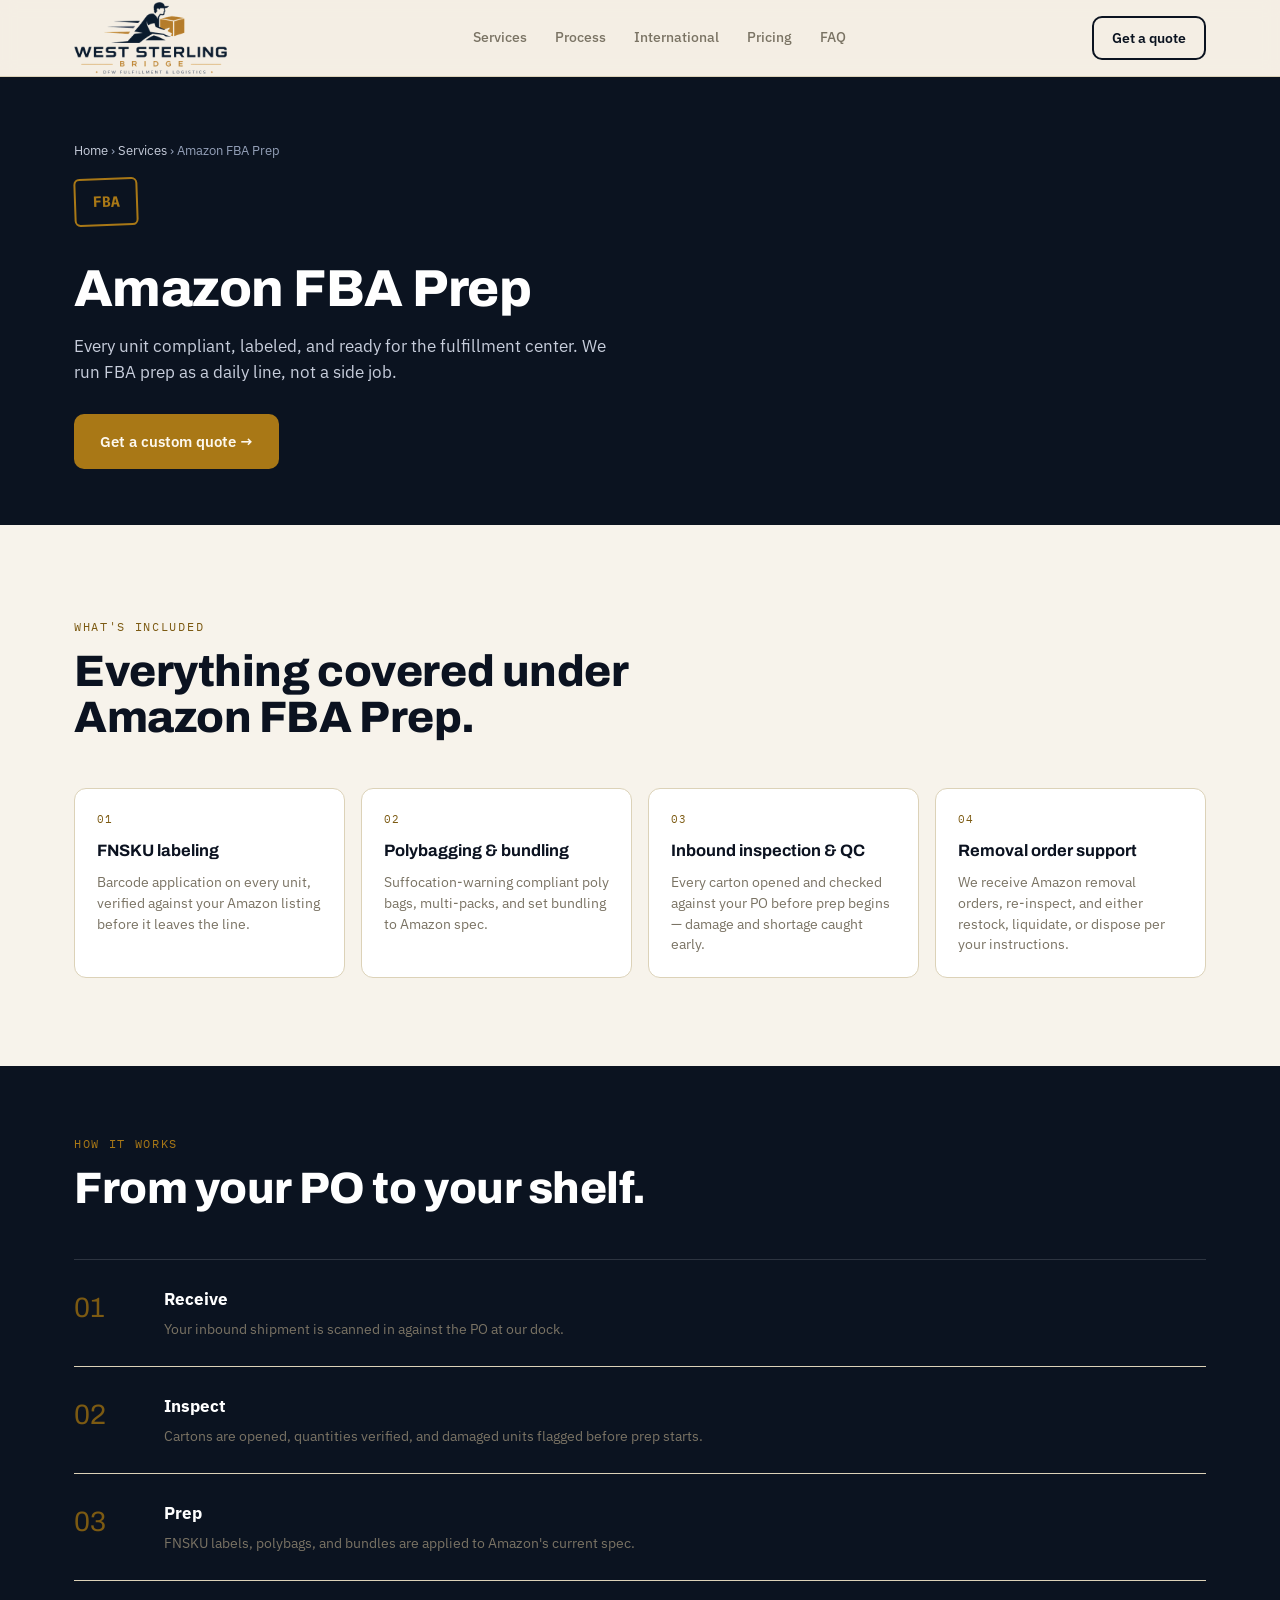
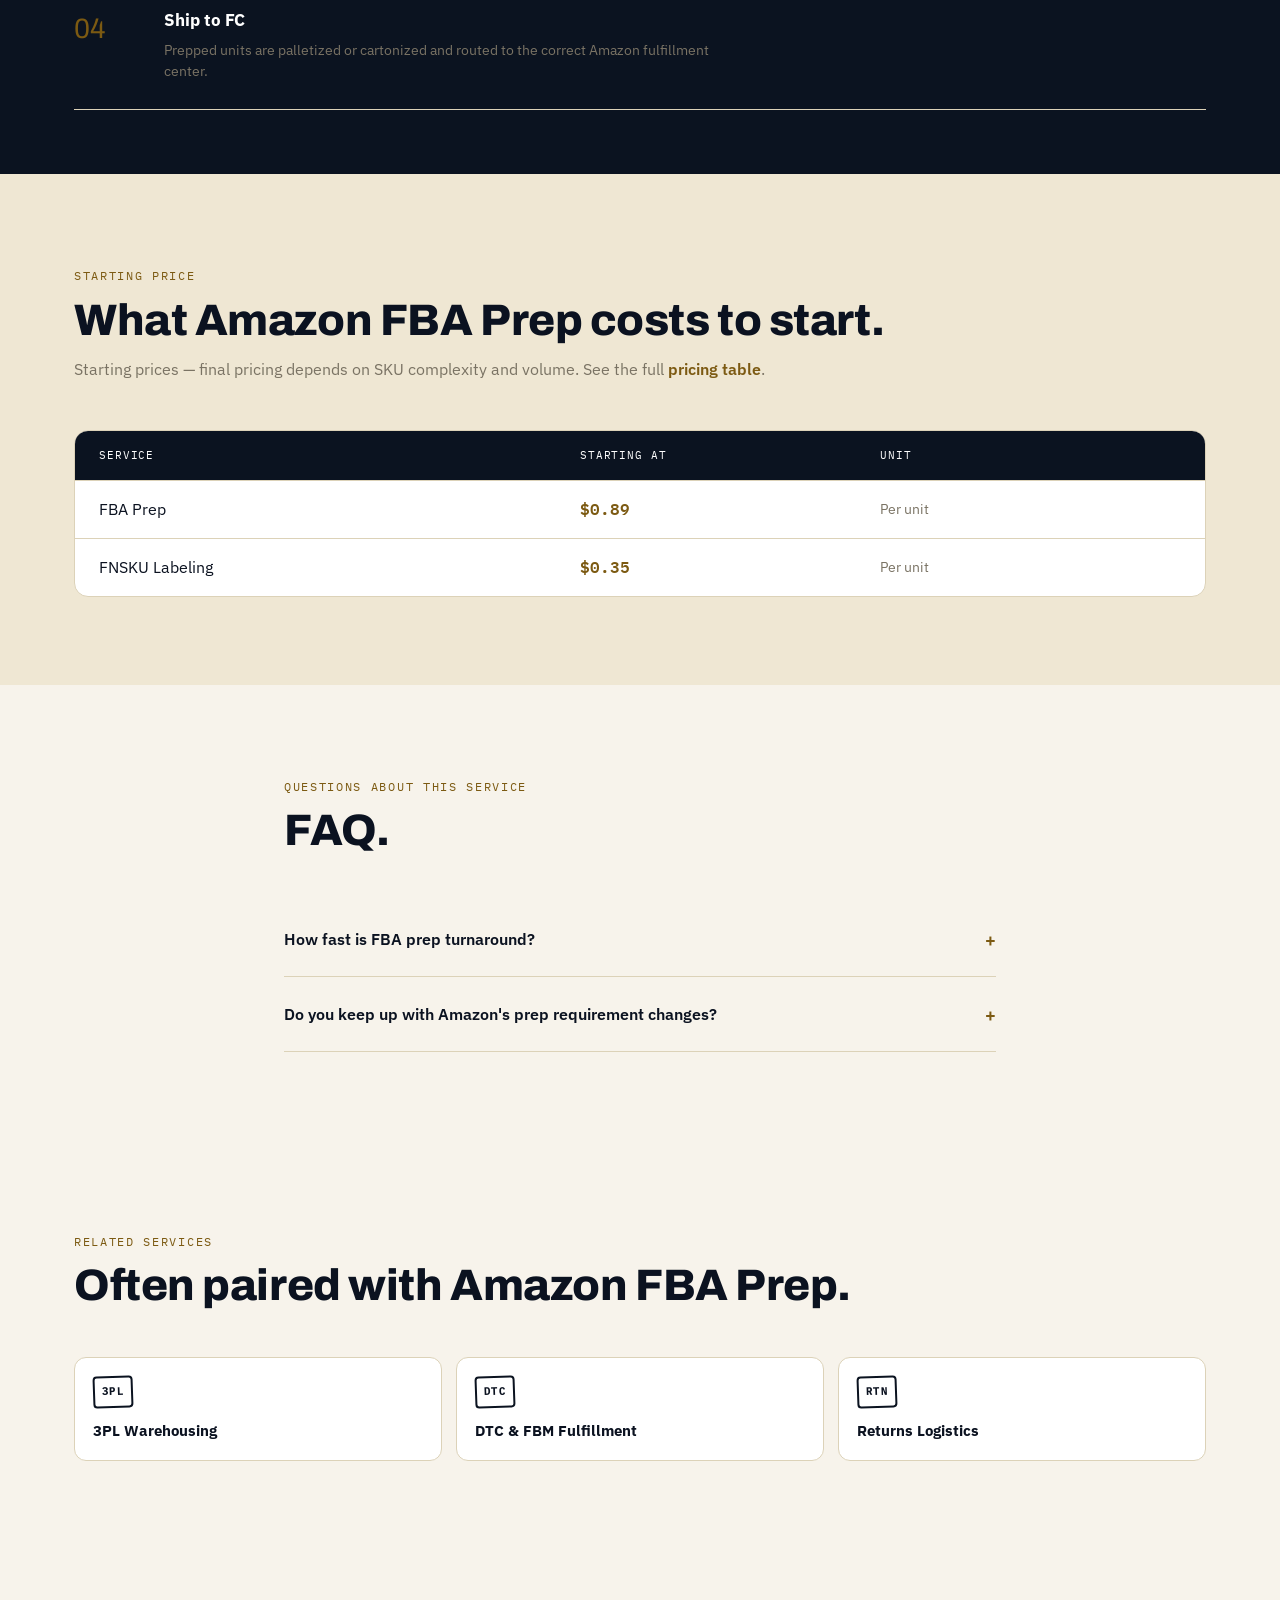
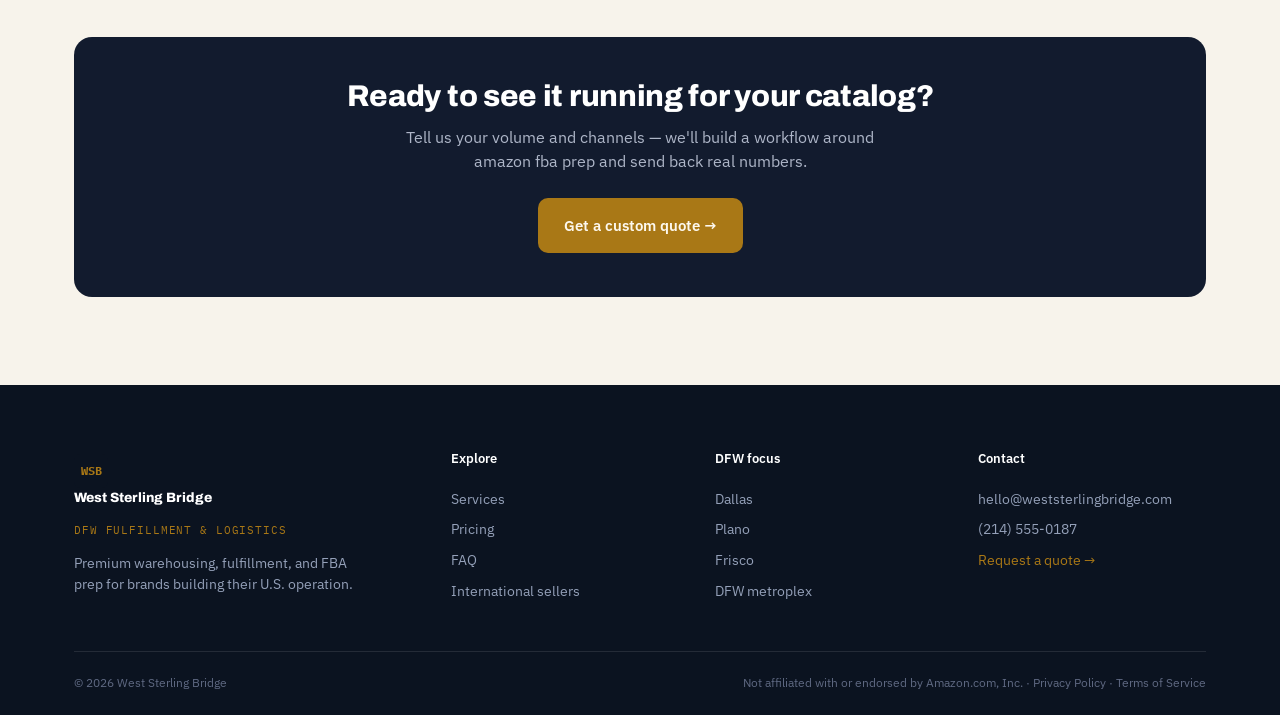
<file: fba-prep.html>
<!DOCTYPE html>
<html lang="en">
<head>
<meta charset="UTF-8" />
<meta name="viewport" content="width=device-width, initial-scale=1.0" />
<title>Amazon FBA Prep in DFW — West Sterling Bridge</title>
<meta name="description" content="FNSKU labeling, polybagging, bundling, and inbound QC — Amazon FBA prep run from our DFW dock." />
<link rel="preconnect" href="https://fonts.googleapis.com">
<link rel="preconnect" href="https://fonts.gstatic.com" crossorigin>
<link href="https://fonts.googleapis.com/css2?family=Archivo:wght@600;800;900&family=IBM+Plex+Sans:wght@400;500;600&family=IBM+Plex+Mono:wght@400;500&display=swap" rel="stylesheet">
<link rel="stylesheet" href="styles.css">

</head>
<body>
<header>
  <div class="wrap nav">
    <a href="index.html" class="brand"><img src="wsb-logo.png" alt="West Sterling Bridge - DFW Fulfillment & Logistics"></a>
    <nav class="navlinks">
      <a href="index.html#services">Services</a>
      <a href="index.html#process">Process</a>
      <a href="index.html#market">International</a>
      <a href="index.html#pricing">Pricing</a>
      <a href="index.html#faq">FAQ</a>
    </nav>
    <div class="navcta">
      <a href="index.html#quote" class="btn btn-ink" style="padding:10px 18px;font-size:13.5px;">Get a quote</a>
      <button class="menubtn" id="menuToggle" aria-label="Toggle menu">&#9776;</button>
    </div>
  </div>
  <div class="mobilenav" id="mobileNav">
    <a href="index.html#services">Services</a>
    <a href="index.html#process">Process</a>
    <a href="index.html#market">International</a>
    <a href="index.html#pricing">Pricing</a>
    <a href="index.html#faq">FAQ</a>
    <a href="index.html#quote" class="btn btn-ink" style="text-align:center;">Get a quote</a>
  </div>
</header>
<main>

<section class="svc-hero">
  <div class="wrap">
    <div class="crumb"><a href="index.html">Home</a> &rsaquo; <a href="index.html#services">Services</a> &rsaquo; Amazon FBA Prep</div>
    <span class="svc-stamp-lg">FBA</span>
    <h1>Amazon FBA Prep</h1>
    <p class="lead">Every unit compliant, labeled, and ready for the fulfillment center. We run FBA prep as a daily line, not a side job.</p>
    <a href="index.html#quote" class="btn btn-amber">Get a custom quote &#8594;</a>
  </div>
</section>

<section>
  <div class="wrap">
    <div class="sec-head">
      <span class="eyebrow">What's included</span>
      <h2>Everything covered under Amazon FBA Prep.</h2>
    </div>
    <div class="included-grid">
      <div class="included-card"><div class="n">01</div><h4>FNSKU labeling</h4><p>Barcode application on every unit, verified against your Amazon listing before it leaves the line.</p></div>
<div class="included-card"><div class="n">02</div><h4>Polybagging & bundling</h4><p>Suffocation-warning compliant poly bags, multi-packs, and set bundling to Amazon spec.</p></div>
<div class="included-card"><div class="n">03</div><h4>Inbound inspection & QC</h4><p>Every carton opened and checked against your PO before prep begins — damage and shortage caught early.</p></div>
<div class="included-card"><div class="n">04</div><h4>Removal order support</h4><p>We receive Amazon removal orders, re-inspect, and either restock, liquidate, or dispose per your instructions.</p></div>
    </div>
  </div>
</section>

<section class="process" style="padding-top:64px;padding-bottom:64px;">
  <div class="wrap">
    <div class="sec-head">
      <span class="eyebrow">How it works</span>
      <h2>From your PO to your shelf.</h2>
    </div>
    <div class="steps-list" style="border-top-color:rgba(255,255,255,.14);">
      <div class="step-row"><div class="num">01</div><div><h4>Receive</h4><p>Your inbound shipment is scanned in against the PO at our dock.</p></div></div>
<div class="step-row"><div class="num">02</div><div><h4>Inspect</h4><p>Cartons are opened, quantities verified, and damaged units flagged before prep starts.</p></div></div>
<div class="step-row"><div class="num">03</div><div><h4>Prep</h4><p>FNSKU labels, polybags, and bundles are applied to Amazon's current spec.</p></div></div>
<div class="step-row"><div class="num">04</div><div><h4>Ship to FC</h4><p>Prepped units are palletized or cartonized and routed to the correct Amazon fulfillment center.</p></div></div>
    </div>
  </div>
</section>

<section class="pricing">
  <div class="wrap">
    <div class="sec-head" style="max-width:none;">
      <span class="eyebrow" style="color:var(--amber-dark);">Starting price</span>
      <h2>What Amazon FBA Prep costs to start.</h2>
      <p>Starting prices — final pricing depends on SKU complexity and volume. See the full <a href="index.html#pricing" style="color:var(--amber-dark);font-weight:600;">pricing table</a>.</p>
    </div>
    <div class="price-table">
      <div class="price-row head"><span>Service</span><span>Starting at</span><span>Unit</span></div>
      <div class="price-row"><span>FBA Prep</span><span class="amt">$0.89</span><span class="unit">Per unit</span></div>
<div class="price-row"><span>FNSKU Labeling</span><span class="amt">$0.35</span><span class="unit">Per unit</span></div>
    </div>
  </div>
</section>

<section id="faq">
  <div class="wrap" style="max-width:760px;">
    <div class="sec-head">
      <span class="eyebrow" style="color:var(--amber-dark);">Questions about this service</span>
      <h2>FAQ.</h2>
    </div>
    <div>
      <div class="faq-item"><button class="faq-q">How fast is FBA prep turnaround?<span class="plus">+</span></button><div class="faq-a"><p>Most standard shipments leave our facility within 24–48 business hours of receiving and inspection. Large inbound waves or complex bundles get a custom SLA we agree on upfront.</p></div></div>
<div class="faq-item"><button class="faq-q">Do you keep up with Amazon's prep requirement changes?<span class="plus">+</span></button><div class="faq-a"><p>Yes — prep specs (labeling placement, poly bag warnings, etc.) are reviewed against Amazon's current Seller Central requirements before every run.</p></div></div>
    </div>
  </div>
</section>

<section>
  <div class="wrap">
    <div class="sec-head" style="max-width:none;">
      <span class="eyebrow" style="color:var(--amber-dark);">Related services</span>
      <h2>Often paired with Amazon FBA Prep.</h2>
    </div>
    <div class="related-grid">
      <a class="related-card" href="3pl-warehousing.html"><span class="stamp">3PL</span><h5>3PL Warehousing</h5></a>
<a class="related-card" href="dtc-fulfillment.html"><span class="stamp">DTC</span><h5>DTC & FBM Fulfillment</h5></a>
<a class="related-card" href="returns-logistics.html"><span class="stamp">RTN</span><h5>Returns Logistics</h5></a>
    </div>
  </div>
</section>

<section>
  <div class="wrap">
    <div class="cta-band">
      <h3>Ready to see it running for your catalog?</h3>
      <p>Tell us your volume and channels — we'll build a workflow around amazon fba prep and send back real numbers.</p>
      <a href="index.html#quote" class="btn btn-amber">Get a custom quote &#8594;</a>
    </div>
  </div>
</section>

</main>
<footer id="footer">
  <div class="wrap">
    <div class="foot-grid">
      <div class="foot-brand">
        <a href="index.html" class="brand" style="color:#fff;"><span class="mark">WSB</span>West Sterling Bridge</a>
        <p style="font-family:var(--font-mono);font-size:11px;letter-spacing:.08em;text-transform:uppercase;color:var(--amber);margin-top:8px;">DFW Fulfillment &amp; Logistics</p>
        <p>Premium warehousing, fulfillment, and FBA prep for brands building their U.S. operation.</p>
      </div>
      <div><h5>Explore</h5><a href="index.html#services">Services</a><a href="index.html#pricing">Pricing</a><a href="index.html#faq">FAQ</a><a href="index.html#market">International sellers</a></div>
      <div><h5>DFW focus</h5><span>Dallas</span><span>Plano</span><span>Frisco</span><span>DFW metroplex</span></div>
      <div><h5>Contact</h5><a href="mailto:hello@weststerlingbridge.com">hello@weststerlingbridge.com</a><a href="tel:+12145550187">(214) 555-0187</a><a href="index.html#quote" style="color:var(--amber);">Request a quote &#8594;</a></div>
    </div>
    <div class="foot-bottom">
      <span>&copy; 2026 West Sterling Bridge</span>
      <span>Not affiliated with or endorsed by Amazon.com, Inc. &middot; Privacy Policy &middot; Terms of Service</span>
    </div>
  </div>
</footer>
<script>
document.getElementById('menuToggle').addEventListener('click', function(){
  document.getElementById('mobileNav').classList.toggle('open');
});
document.querySelectorAll('.mobilenav a').forEach(function(a){
  a.addEventListener('click', function(){ document.getElementById('mobileNav').classList.remove('open'); });
});
document.querySelectorAll('.faq-q').forEach(function(btn){
  btn.addEventListener('click', function(){
    var item = btn.parentElement;
    var a = item.querySelector('.faq-a');
    var open = item.classList.contains('open');
    document.querySelectorAll('.faq-item').forEach(function(i){
      i.classList.remove('open');
      i.querySelector('.faq-a').style.maxHeight = null;
    });
    if(!open){
      item.classList.add('open');
      a.style.maxHeight = a.scrollHeight + 'px';
    }
  });
});
</script>
</body>
</html>
</file>
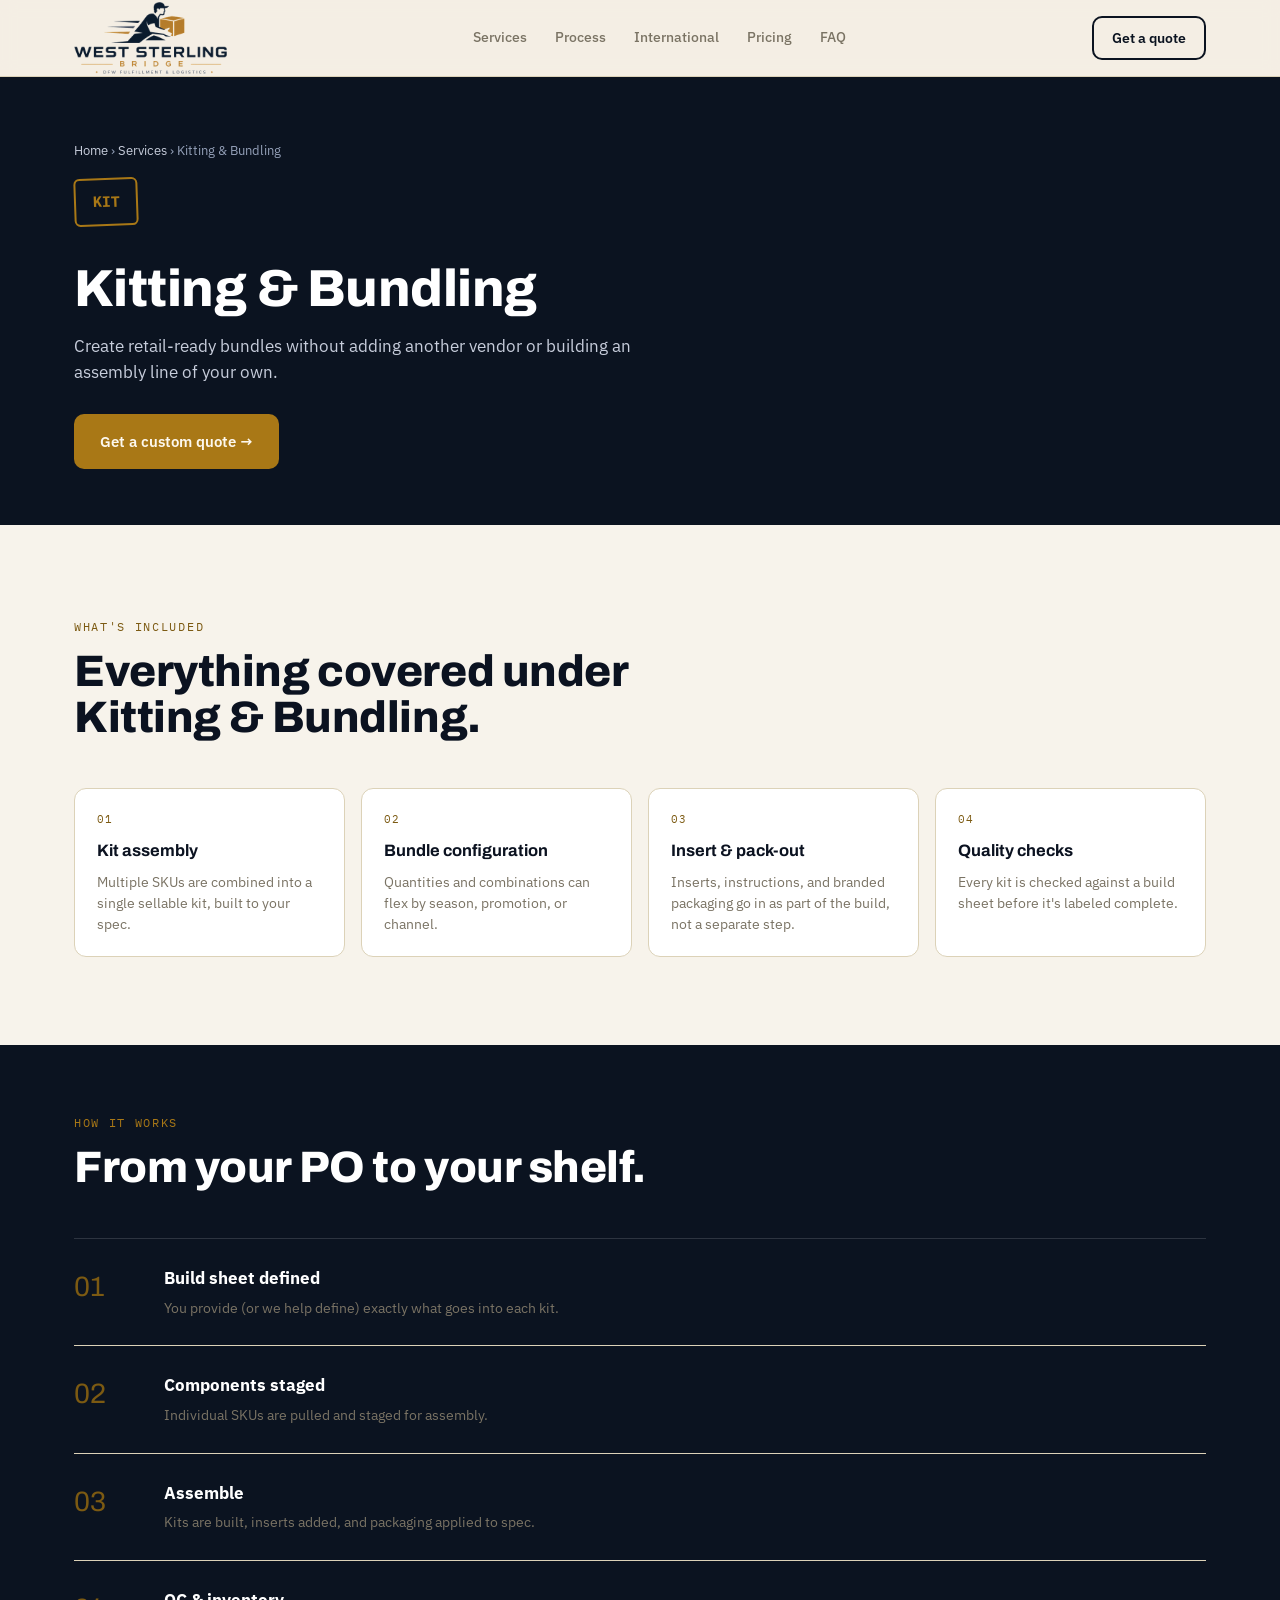
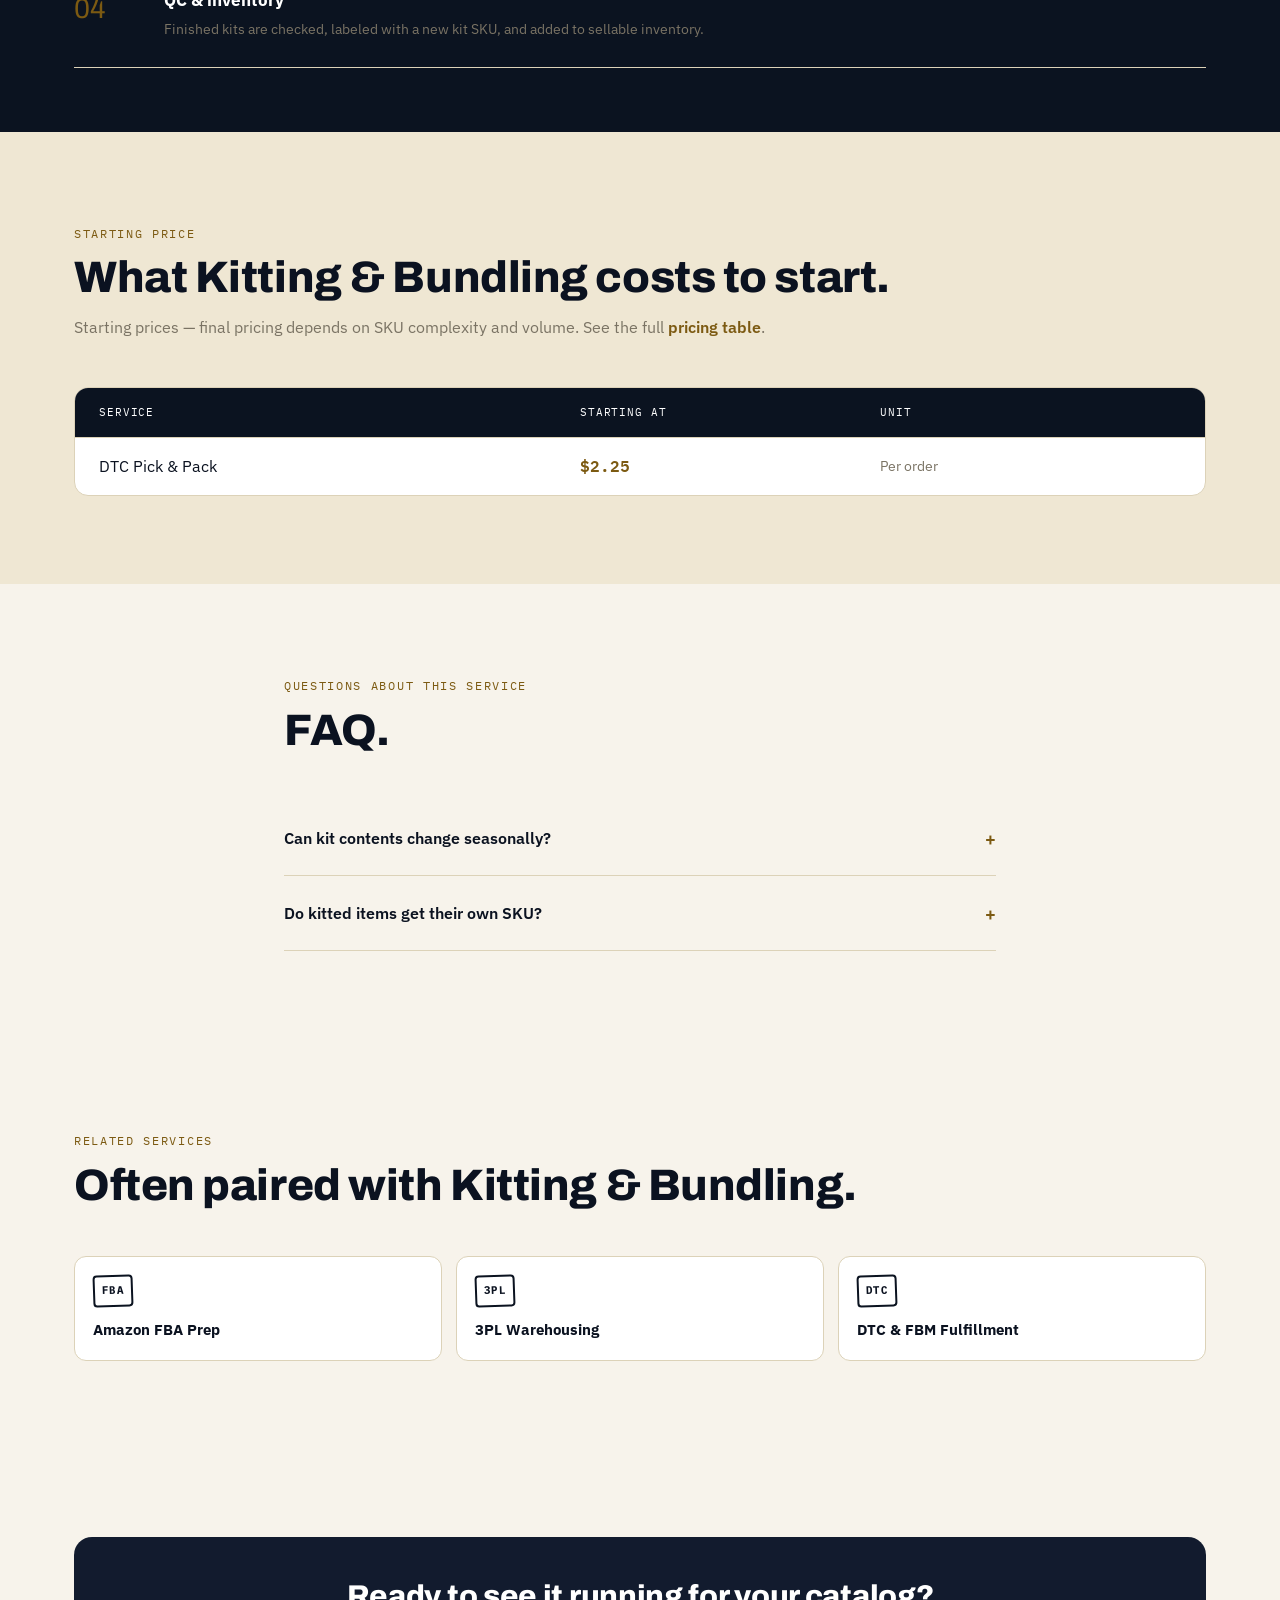
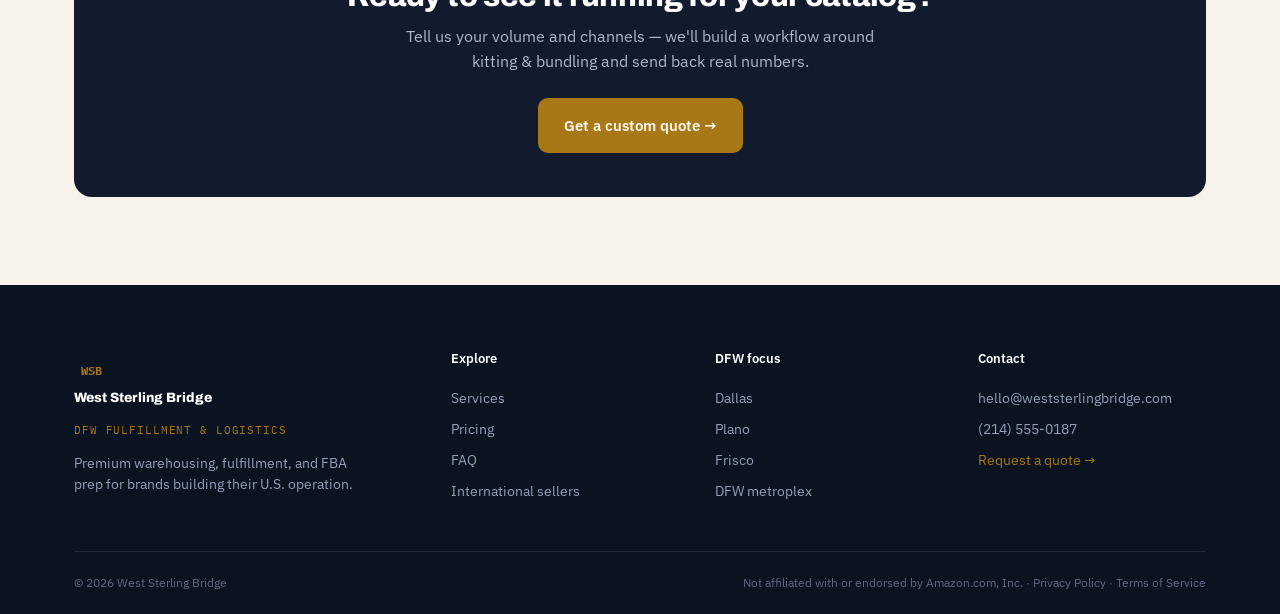
<file: kitting-bundling.html>
<!DOCTYPE html>
<html lang="en">
<head>
<meta charset="UTF-8" />
<meta name="viewport" content="width=device-width, initial-scale=1.0" />
<title>Kitting & Bundling in DFW — West Sterling Bridge</title>
<meta name="description" content="Kit assembly, bundle configuration, and pack-out services for retail-ready product bundles." />
<link rel="preconnect" href="https://fonts.googleapis.com">
<link rel="preconnect" href="https://fonts.gstatic.com" crossorigin>
<link href="https://fonts.googleapis.com/css2?family=Archivo:wght@600;800;900&family=IBM+Plex+Sans:wght@400;500;600&family=IBM+Plex+Mono:wght@400;500&display=swap" rel="stylesheet">
<link rel="stylesheet" href="styles.css">

</head>
<body>
<header>
  <div class="wrap nav">
    <a href="index.html" class="brand"><img src="wsb-logo.png" alt="West Sterling Bridge - DFW Fulfillment & Logistics"></a>
    <nav class="navlinks">
      <a href="index.html#services">Services</a>
      <a href="index.html#process">Process</a>
      <a href="index.html#market">International</a>
      <a href="index.html#pricing">Pricing</a>
      <a href="index.html#faq">FAQ</a>
    </nav>
    <div class="navcta">
      <a href="index.html#quote" class="btn btn-ink" style="padding:10px 18px;font-size:13.5px;">Get a quote</a>
      <button class="menubtn" id="menuToggle" aria-label="Toggle menu">&#9776;</button>
    </div>
  </div>
  <div class="mobilenav" id="mobileNav">
    <a href="index.html#services">Services</a>
    <a href="index.html#process">Process</a>
    <a href="index.html#market">International</a>
    <a href="index.html#pricing">Pricing</a>
    <a href="index.html#faq">FAQ</a>
    <a href="index.html#quote" class="btn btn-ink" style="text-align:center;">Get a quote</a>
  </div>
</header>
<main>

<section class="svc-hero">
  <div class="wrap">
    <div class="crumb"><a href="index.html">Home</a> &rsaquo; <a href="index.html#services">Services</a> &rsaquo; Kitting & Bundling</div>
    <span class="svc-stamp-lg">KIT</span>
    <h1>Kitting & Bundling</h1>
    <p class="lead">Create retail-ready bundles without adding another vendor or building an assembly line of your own.</p>
    <a href="index.html#quote" class="btn btn-amber">Get a custom quote &#8594;</a>
  </div>
</section>

<section>
  <div class="wrap">
    <div class="sec-head">
      <span class="eyebrow">What's included</span>
      <h2>Everything covered under Kitting & Bundling.</h2>
    </div>
    <div class="included-grid">
      <div class="included-card"><div class="n">01</div><h4>Kit assembly</h4><p>Multiple SKUs are combined into a single sellable kit, built to your spec.</p></div>
<div class="included-card"><div class="n">02</div><h4>Bundle configuration</h4><p>Quantities and combinations can flex by season, promotion, or channel.</p></div>
<div class="included-card"><div class="n">03</div><h4>Insert & pack-out</h4><p>Inserts, instructions, and branded packaging go in as part of the build, not a separate step.</p></div>
<div class="included-card"><div class="n">04</div><h4>Quality checks</h4><p>Every kit is checked against a build sheet before it's labeled complete.</p></div>
    </div>
  </div>
</section>

<section class="process" style="padding-top:64px;padding-bottom:64px;">
  <div class="wrap">
    <div class="sec-head">
      <span class="eyebrow">How it works</span>
      <h2>From your PO to your shelf.</h2>
    </div>
    <div class="steps-list" style="border-top-color:rgba(255,255,255,.14);">
      <div class="step-row"><div class="num">01</div><div><h4>Build sheet defined</h4><p>You provide (or we help define) exactly what goes into each kit.</p></div></div>
<div class="step-row"><div class="num">02</div><div><h4>Components staged</h4><p>Individual SKUs are pulled and staged for assembly.</p></div></div>
<div class="step-row"><div class="num">03</div><div><h4>Assemble</h4><p>Kits are built, inserts added, and packaging applied to spec.</p></div></div>
<div class="step-row"><div class="num">04</div><div><h4>QC & inventory</h4><p>Finished kits are checked, labeled with a new kit SKU, and added to sellable inventory.</p></div></div>
    </div>
  </div>
</section>

<section class="pricing">
  <div class="wrap">
    <div class="sec-head" style="max-width:none;">
      <span class="eyebrow" style="color:var(--amber-dark);">Starting price</span>
      <h2>What Kitting & Bundling costs to start.</h2>
      <p>Starting prices — final pricing depends on SKU complexity and volume. See the full <a href="index.html#pricing" style="color:var(--amber-dark);font-weight:600;">pricing table</a>.</p>
    </div>
    <div class="price-table">
      <div class="price-row head"><span>Service</span><span>Starting at</span><span>Unit</span></div>
      <div class="price-row"><span>DTC Pick & Pack</span><span class="amt">$2.25</span><span class="unit">Per order</span></div>
    </div>
  </div>
</section>

<section id="faq">
  <div class="wrap" style="max-width:760px;">
    <div class="sec-head">
      <span class="eyebrow" style="color:var(--amber-dark);">Questions about this service</span>
      <h2>FAQ.</h2>
    </div>
    <div>
      <div class="faq-item"><button class="faq-q">Can kit contents change seasonally?<span class="plus">+</span></button><div class="faq-a"><p>Yes — build sheets can be updated whenever your promotion or seasonal bundle changes; we just need advance notice to stage components.</p></div></div>
<div class="faq-item"><button class="faq-q">Do kitted items get their own SKU?<span class="plus">+</span></button><div class="faq-a"><p>Yes, each finished kit is labeled and tracked under its own SKU so it sells and reports separately from its individual components.</p></div></div>
    </div>
  </div>
</section>

<section>
  <div class="wrap">
    <div class="sec-head" style="max-width:none;">
      <span class="eyebrow" style="color:var(--amber-dark);">Related services</span>
      <h2>Often paired with Kitting & Bundling.</h2>
    </div>
    <div class="related-grid">
      <a class="related-card" href="fba-prep.html"><span class="stamp">FBA</span><h5>Amazon FBA Prep</h5></a>
<a class="related-card" href="3pl-warehousing.html"><span class="stamp">3PL</span><h5>3PL Warehousing</h5></a>
<a class="related-card" href="dtc-fulfillment.html"><span class="stamp">DTC</span><h5>DTC & FBM Fulfillment</h5></a>
    </div>
  </div>
</section>

<section>
  <div class="wrap">
    <div class="cta-band">
      <h3>Ready to see it running for your catalog?</h3>
      <p>Tell us your volume and channels — we'll build a workflow around kitting & bundling and send back real numbers.</p>
      <a href="index.html#quote" class="btn btn-amber">Get a custom quote &#8594;</a>
    </div>
  </div>
</section>

</main>
<footer id="footer">
  <div class="wrap">
    <div class="foot-grid">
      <div class="foot-brand">
        <a href="index.html" class="brand" style="color:#fff;"><span class="mark">WSB</span>West Sterling Bridge</a>
        <p style="font-family:var(--font-mono);font-size:11px;letter-spacing:.08em;text-transform:uppercase;color:var(--amber);margin-top:8px;">DFW Fulfillment &amp; Logistics</p>
        <p>Premium warehousing, fulfillment, and FBA prep for brands building their U.S. operation.</p>
      </div>
      <div><h5>Explore</h5><a href="index.html#services">Services</a><a href="index.html#pricing">Pricing</a><a href="index.html#faq">FAQ</a><a href="index.html#market">International sellers</a></div>
      <div><h5>DFW focus</h5><span>Dallas</span><span>Plano</span><span>Frisco</span><span>DFW metroplex</span></div>
      <div><h5>Contact</h5><a href="mailto:hello@weststerlingbridge.com">hello@weststerlingbridge.com</a><a href="tel:+12145550187">(214) 555-0187</a><a href="index.html#quote" style="color:var(--amber);">Request a quote &#8594;</a></div>
    </div>
    <div class="foot-bottom">
      <span>&copy; 2026 West Sterling Bridge</span>
      <span>Not affiliated with or endorsed by Amazon.com, Inc. &middot; Privacy Policy &middot; Terms of Service</span>
    </div>
  </div>
</footer>
<script>
document.getElementById('menuToggle').addEventListener('click', function(){
  document.getElementById('mobileNav').classList.toggle('open');
});
document.querySelectorAll('.mobilenav a').forEach(function(a){
  a.addEventListener('click', function(){ document.getElementById('mobileNav').classList.remove('open'); });
});
document.querySelectorAll('.faq-q').forEach(function(btn){
  btn.addEventListener('click', function(){
    var item = btn.parentElement;
    var a = item.querySelector('.faq-a');
    var open = item.classList.contains('open');
    document.querySelectorAll('.faq-item').forEach(function(i){
      i.classList.remove('open');
      i.querySelector('.faq-a').style.maxHeight = null;
    });
    if(!open){
      item.classList.add('open');
      a.style.maxHeight = a.scrollHeight + 'px';
    }
  });
});
</script>
</body>
</html>
</file>
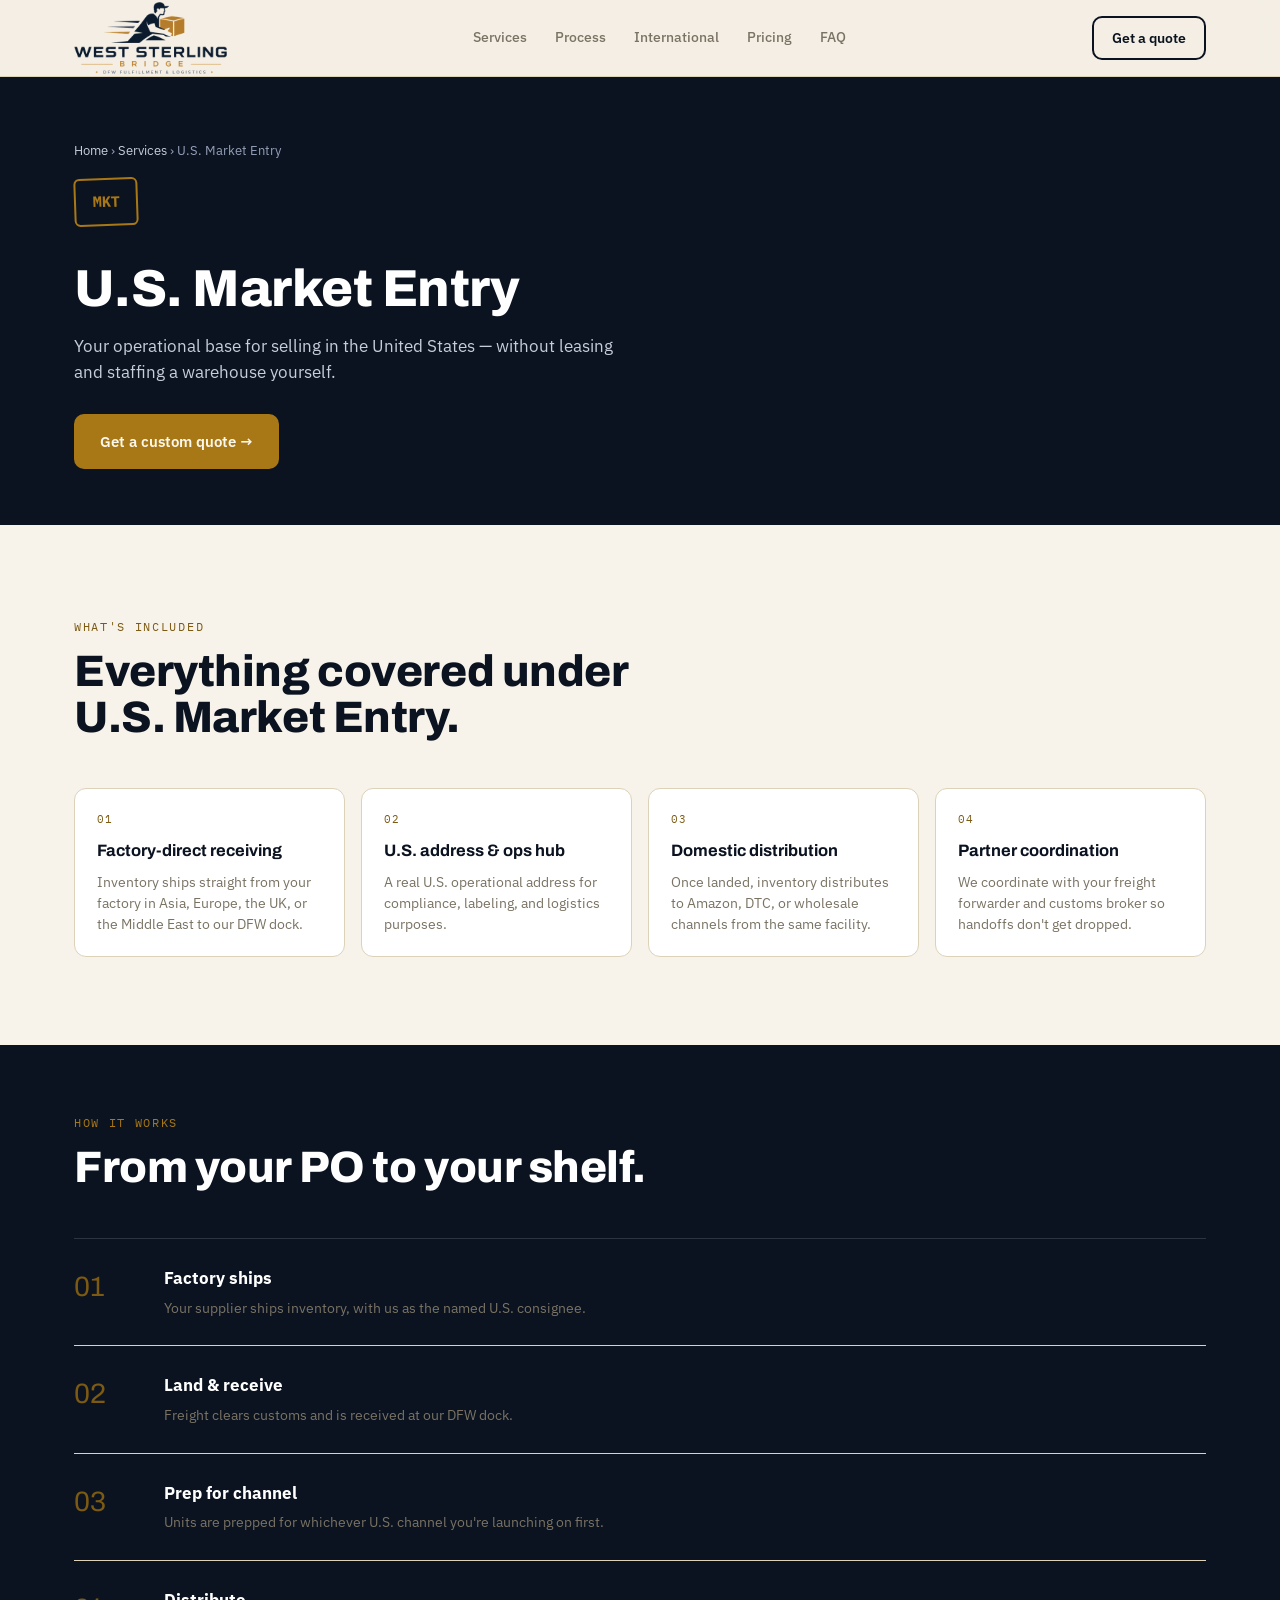
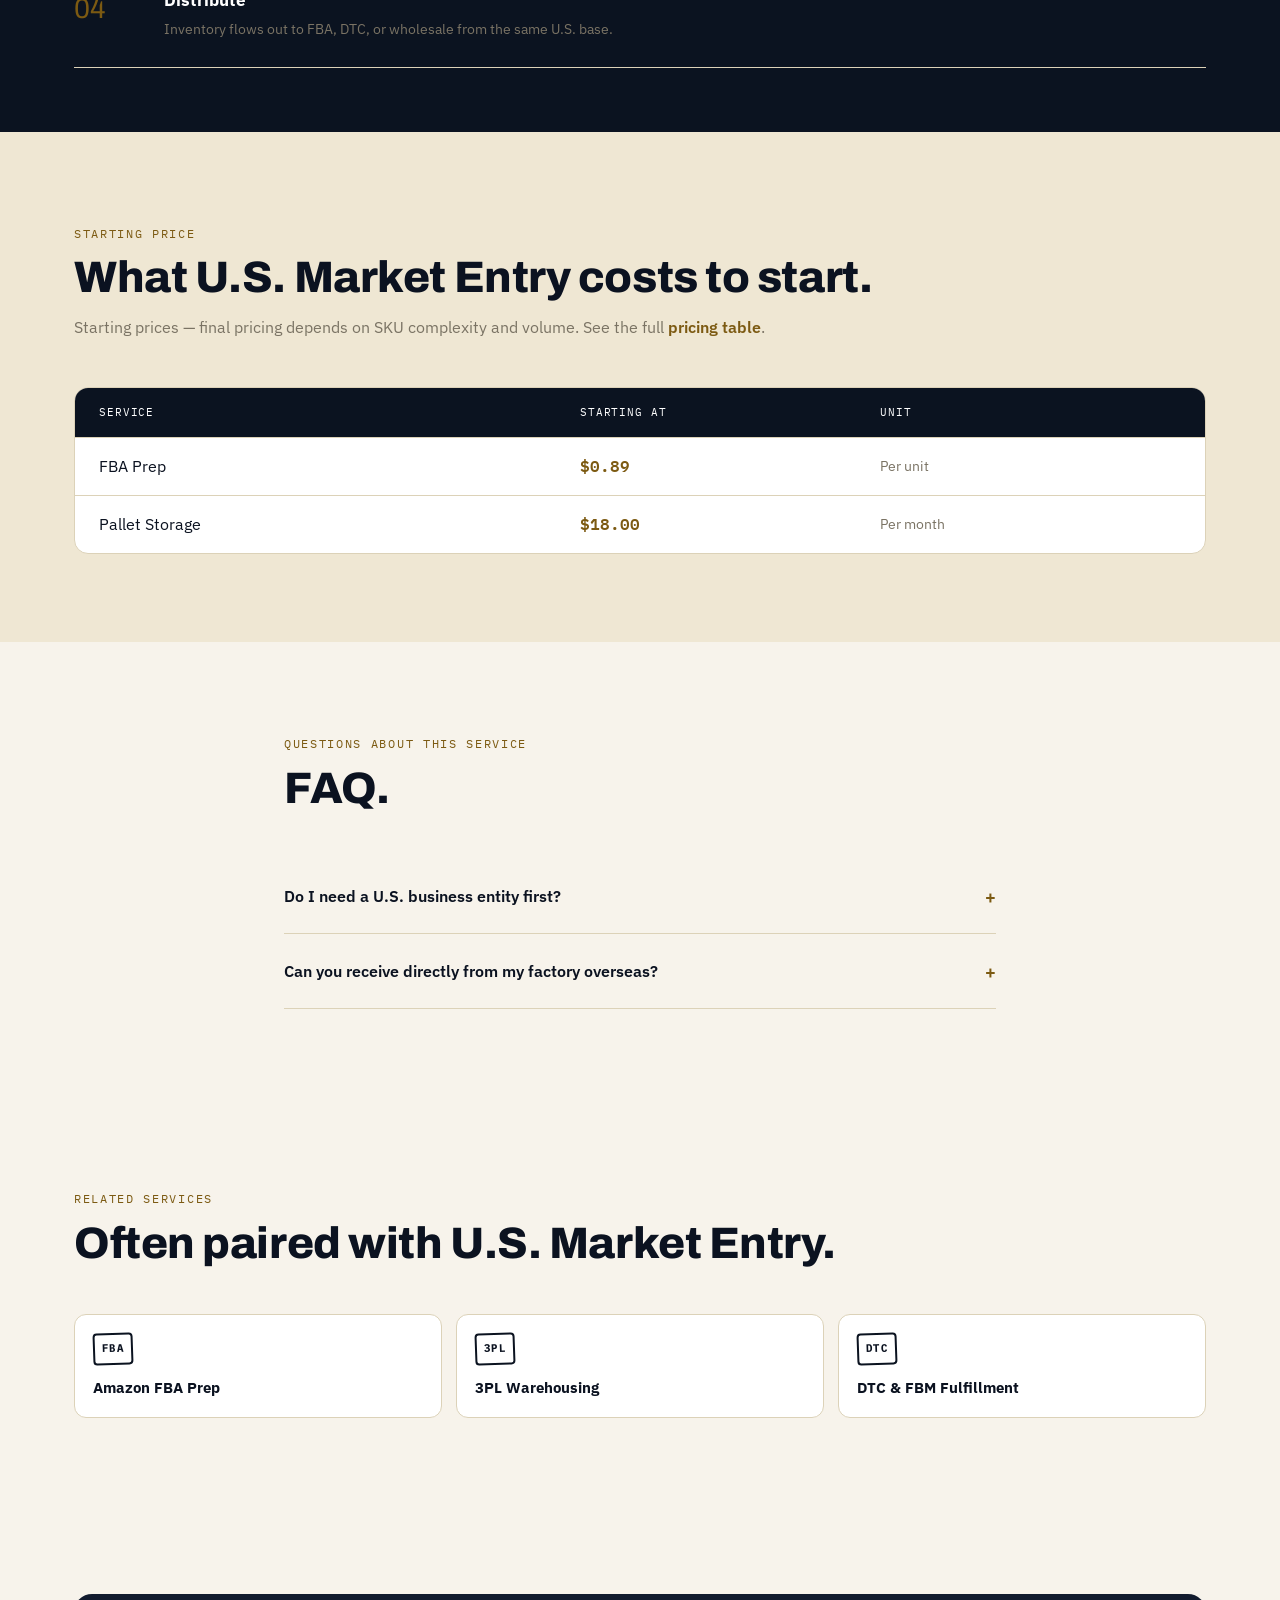
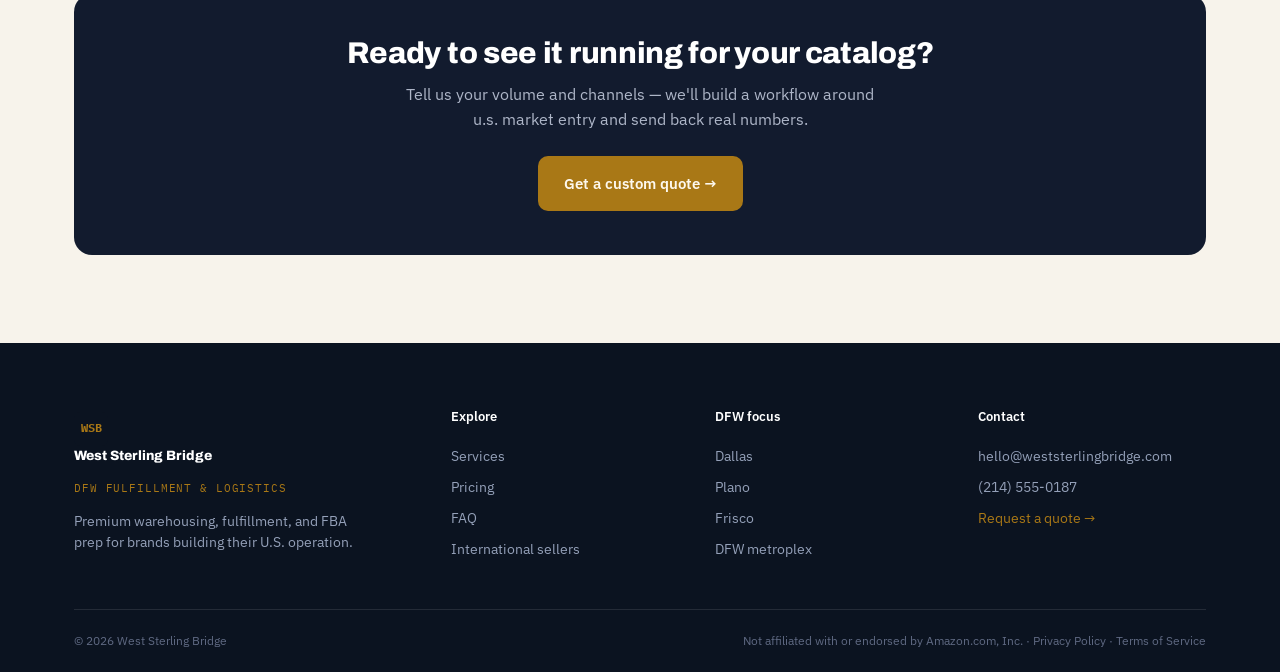
<file: market-entry.html>
<!DOCTYPE html>
<html lang="en">
<head>
<meta charset="UTF-8" />
<meta name="viewport" content="width=device-width, initial-scale=1.0" />
<title>U.S. Market Entry in DFW — West Sterling Bridge</title>
<meta name="description" content="Factory-direct receiving and a U.S. operational hub for international brands entering the American market." />
<link rel="preconnect" href="https://fonts.googleapis.com">
<link rel="preconnect" href="https://fonts.gstatic.com" crossorigin>
<link href="https://fonts.googleapis.com/css2?family=Archivo:wght@600;800;900&family=IBM+Plex+Sans:wght@400;500;600&family=IBM+Plex+Mono:wght@400;500&display=swap" rel="stylesheet">
<link rel="stylesheet" href="styles.css">

</head>
<body>
<header>
  <div class="wrap nav">
    <a href="index.html" class="brand"><img src="wsb-logo.png" alt="West Sterling Bridge - DFW Fulfillment & Logistics"></a>
    <nav class="navlinks">
      <a href="index.html#services">Services</a>
      <a href="index.html#process">Process</a>
      <a href="index.html#market">International</a>
      <a href="index.html#pricing">Pricing</a>
      <a href="index.html#faq">FAQ</a>
    </nav>
    <div class="navcta">
      <a href="index.html#quote" class="btn btn-ink" style="padding:10px 18px;font-size:13.5px;">Get a quote</a>
      <button class="menubtn" id="menuToggle" aria-label="Toggle menu">&#9776;</button>
    </div>
  </div>
  <div class="mobilenav" id="mobileNav">
    <a href="index.html#services">Services</a>
    <a href="index.html#process">Process</a>
    <a href="index.html#market">International</a>
    <a href="index.html#pricing">Pricing</a>
    <a href="index.html#faq">FAQ</a>
    <a href="index.html#quote" class="btn btn-ink" style="text-align:center;">Get a quote</a>
  </div>
</header>
<main>

<section class="svc-hero">
  <div class="wrap">
    <div class="crumb"><a href="index.html">Home</a> &rsaquo; <a href="index.html#services">Services</a> &rsaquo; U.S. Market Entry</div>
    <span class="svc-stamp-lg">MKT</span>
    <h1>U.S. Market Entry</h1>
    <p class="lead">Your operational base for selling in the United States — without leasing and staffing a warehouse yourself.</p>
    <a href="index.html#quote" class="btn btn-amber">Get a custom quote &#8594;</a>
  </div>
</section>

<section>
  <div class="wrap">
    <div class="sec-head">
      <span class="eyebrow">What's included</span>
      <h2>Everything covered under U.S. Market Entry.</h2>
    </div>
    <div class="included-grid">
      <div class="included-card"><div class="n">01</div><h4>Factory-direct receiving</h4><p>Inventory ships straight from your factory in Asia, Europe, the UK, or the Middle East to our DFW dock.</p></div>
<div class="included-card"><div class="n">02</div><h4>U.S. address & ops hub</h4><p>A real U.S. operational address for compliance, labeling, and logistics purposes.</p></div>
<div class="included-card"><div class="n">03</div><h4>Domestic distribution</h4><p>Once landed, inventory distributes to Amazon, DTC, or wholesale channels from the same facility.</p></div>
<div class="included-card"><div class="n">04</div><h4>Partner coordination</h4><p>We coordinate with your freight forwarder and customs broker so handoffs don't get dropped.</p></div>
    </div>
  </div>
</section>

<section class="process" style="padding-top:64px;padding-bottom:64px;">
  <div class="wrap">
    <div class="sec-head">
      <span class="eyebrow">How it works</span>
      <h2>From your PO to your shelf.</h2>
    </div>
    <div class="steps-list" style="border-top-color:rgba(255,255,255,.14);">
      <div class="step-row"><div class="num">01</div><div><h4>Factory ships</h4><p>Your supplier ships inventory, with us as the named U.S. consignee.</p></div></div>
<div class="step-row"><div class="num">02</div><div><h4>Land & receive</h4><p>Freight clears customs and is received at our DFW dock.</p></div></div>
<div class="step-row"><div class="num">03</div><div><h4>Prep for channel</h4><p>Units are prepped for whichever U.S. channel you're launching on first.</p></div></div>
<div class="step-row"><div class="num">04</div><div><h4>Distribute</h4><p>Inventory flows out to FBA, DTC, or wholesale from the same U.S. base.</p></div></div>
    </div>
  </div>
</section>

<section class="pricing">
  <div class="wrap">
    <div class="sec-head" style="max-width:none;">
      <span class="eyebrow" style="color:var(--amber-dark);">Starting price</span>
      <h2>What U.S. Market Entry costs to start.</h2>
      <p>Starting prices — final pricing depends on SKU complexity and volume. See the full <a href="index.html#pricing" style="color:var(--amber-dark);font-weight:600;">pricing table</a>.</p>
    </div>
    <div class="price-table">
      <div class="price-row head"><span>Service</span><span>Starting at</span><span>Unit</span></div>
      <div class="price-row"><span>FBA Prep</span><span class="amt">$0.89</span><span class="unit">Per unit</span></div>
<div class="price-row"><span>Pallet Storage</span><span class="amt">$18.00</span><span class="unit">Per month</span></div>
    </div>
  </div>
</section>

<section id="faq">
  <div class="wrap" style="max-width:760px;">
    <div class="sec-head">
      <span class="eyebrow" style="color:var(--amber-dark);">Questions about this service</span>
      <h2>FAQ.</h2>
    </div>
    <div>
      <div class="faq-item"><button class="faq-q">Do I need a U.S. business entity first?<span class="plus">+</span></button><div class="faq-a"><p>Not necessarily to start receiving and storing inventory — but you'll want one before you sell on most U.S. marketplaces. We can point you to partners who help with that part.</p></div></div>
<div class="faq-item"><button class="faq-q">Can you receive directly from my factory overseas?<span class="plus">+</span></button><div class="faq-a"><p>Yes — we coordinate factory-direct receiving into our DFW hub and handle U.S. compliance, prep, and distribution from one address.</p></div></div>
    </div>
  </div>
</section>

<section>
  <div class="wrap">
    <div class="sec-head" style="max-width:none;">
      <span class="eyebrow" style="color:var(--amber-dark);">Related services</span>
      <h2>Often paired with U.S. Market Entry.</h2>
    </div>
    <div class="related-grid">
      <a class="related-card" href="fba-prep.html"><span class="stamp">FBA</span><h5>Amazon FBA Prep</h5></a>
<a class="related-card" href="3pl-warehousing.html"><span class="stamp">3PL</span><h5>3PL Warehousing</h5></a>
<a class="related-card" href="dtc-fulfillment.html"><span class="stamp">DTC</span><h5>DTC & FBM Fulfillment</h5></a>
    </div>
  </div>
</section>

<section>
  <div class="wrap">
    <div class="cta-band">
      <h3>Ready to see it running for your catalog?</h3>
      <p>Tell us your volume and channels — we'll build a workflow around u.s. market entry and send back real numbers.</p>
      <a href="index.html#quote" class="btn btn-amber">Get a custom quote &#8594;</a>
    </div>
  </div>
</section>

</main>
<footer id="footer">
  <div class="wrap">
    <div class="foot-grid">
      <div class="foot-brand">
        <a href="index.html" class="brand" style="color:#fff;"><span class="mark">WSB</span>West Sterling Bridge</a>
        <p style="font-family:var(--font-mono);font-size:11px;letter-spacing:.08em;text-transform:uppercase;color:var(--amber);margin-top:8px;">DFW Fulfillment &amp; Logistics</p>
        <p>Premium warehousing, fulfillment, and FBA prep for brands building their U.S. operation.</p>
      </div>
      <div><h5>Explore</h5><a href="index.html#services">Services</a><a href="index.html#pricing">Pricing</a><a href="index.html#faq">FAQ</a><a href="index.html#market">International sellers</a></div>
      <div><h5>DFW focus</h5><span>Dallas</span><span>Plano</span><span>Frisco</span><span>DFW metroplex</span></div>
      <div><h5>Contact</h5><a href="mailto:hello@weststerlingbridge.com">hello@weststerlingbridge.com</a><a href="tel:+12145550187">(214) 555-0187</a><a href="index.html#quote" style="color:var(--amber);">Request a quote &#8594;</a></div>
    </div>
    <div class="foot-bottom">
      <span>&copy; 2026 West Sterling Bridge</span>
      <span>Not affiliated with or endorsed by Amazon.com, Inc. &middot; Privacy Policy &middot; Terms of Service</span>
    </div>
  </div>
</footer>
<script>
document.getElementById('menuToggle').addEventListener('click', function(){
  document.getElementById('mobileNav').classList.toggle('open');
});
document.querySelectorAll('.mobilenav a').forEach(function(a){
  a.addEventListener('click', function(){ document.getElementById('mobileNav').classList.remove('open'); });
});
document.querySelectorAll('.faq-q').forEach(function(btn){
  btn.addEventListener('click', function(){
    var item = btn.parentElement;
    var a = item.querySelector('.faq-a');
    var open = item.classList.contains('open');
    document.querySelectorAll('.faq-item').forEach(function(i){
      i.classList.remove('open');
      i.querySelector('.faq-a').style.maxHeight = null;
    });
    if(!open){
      item.classList.add('open');
      a.style.maxHeight = a.scrollHeight + 'px';
    }
  });
});
</script>
</body>
</html>
</file>
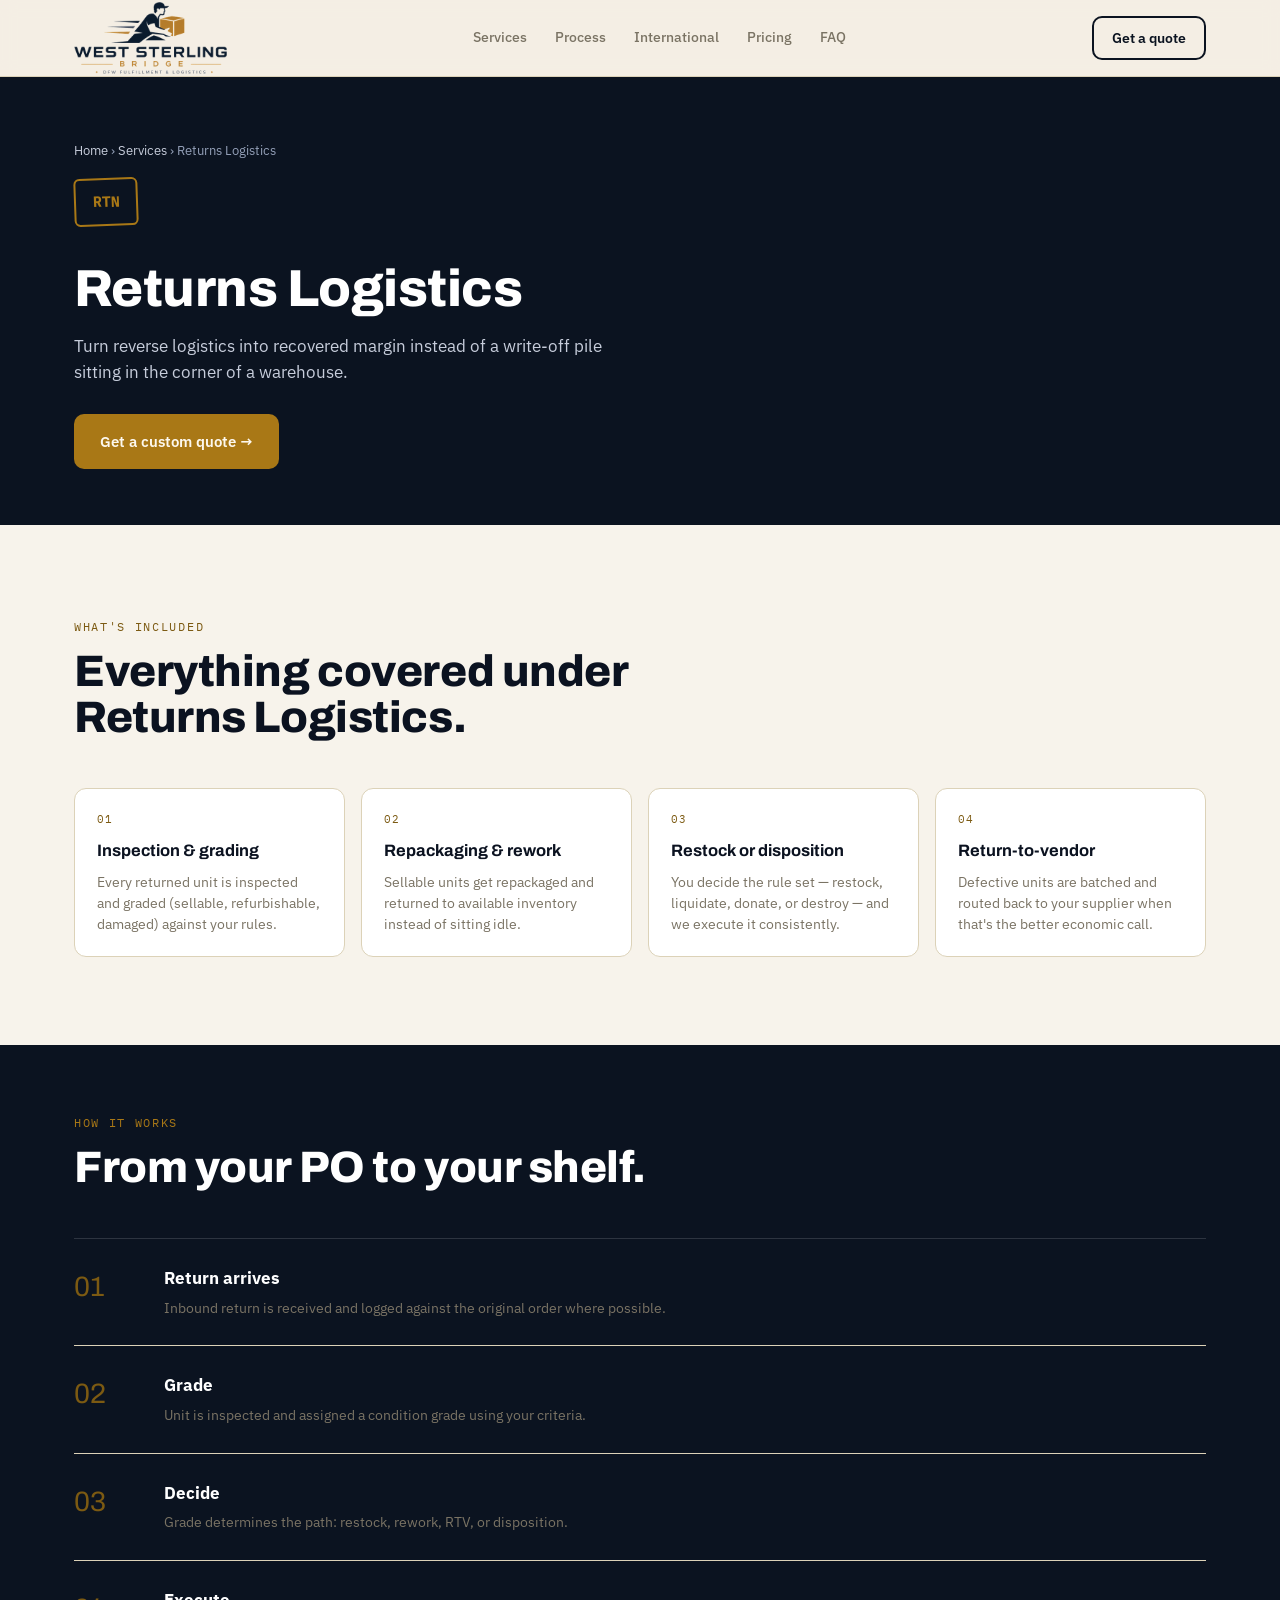
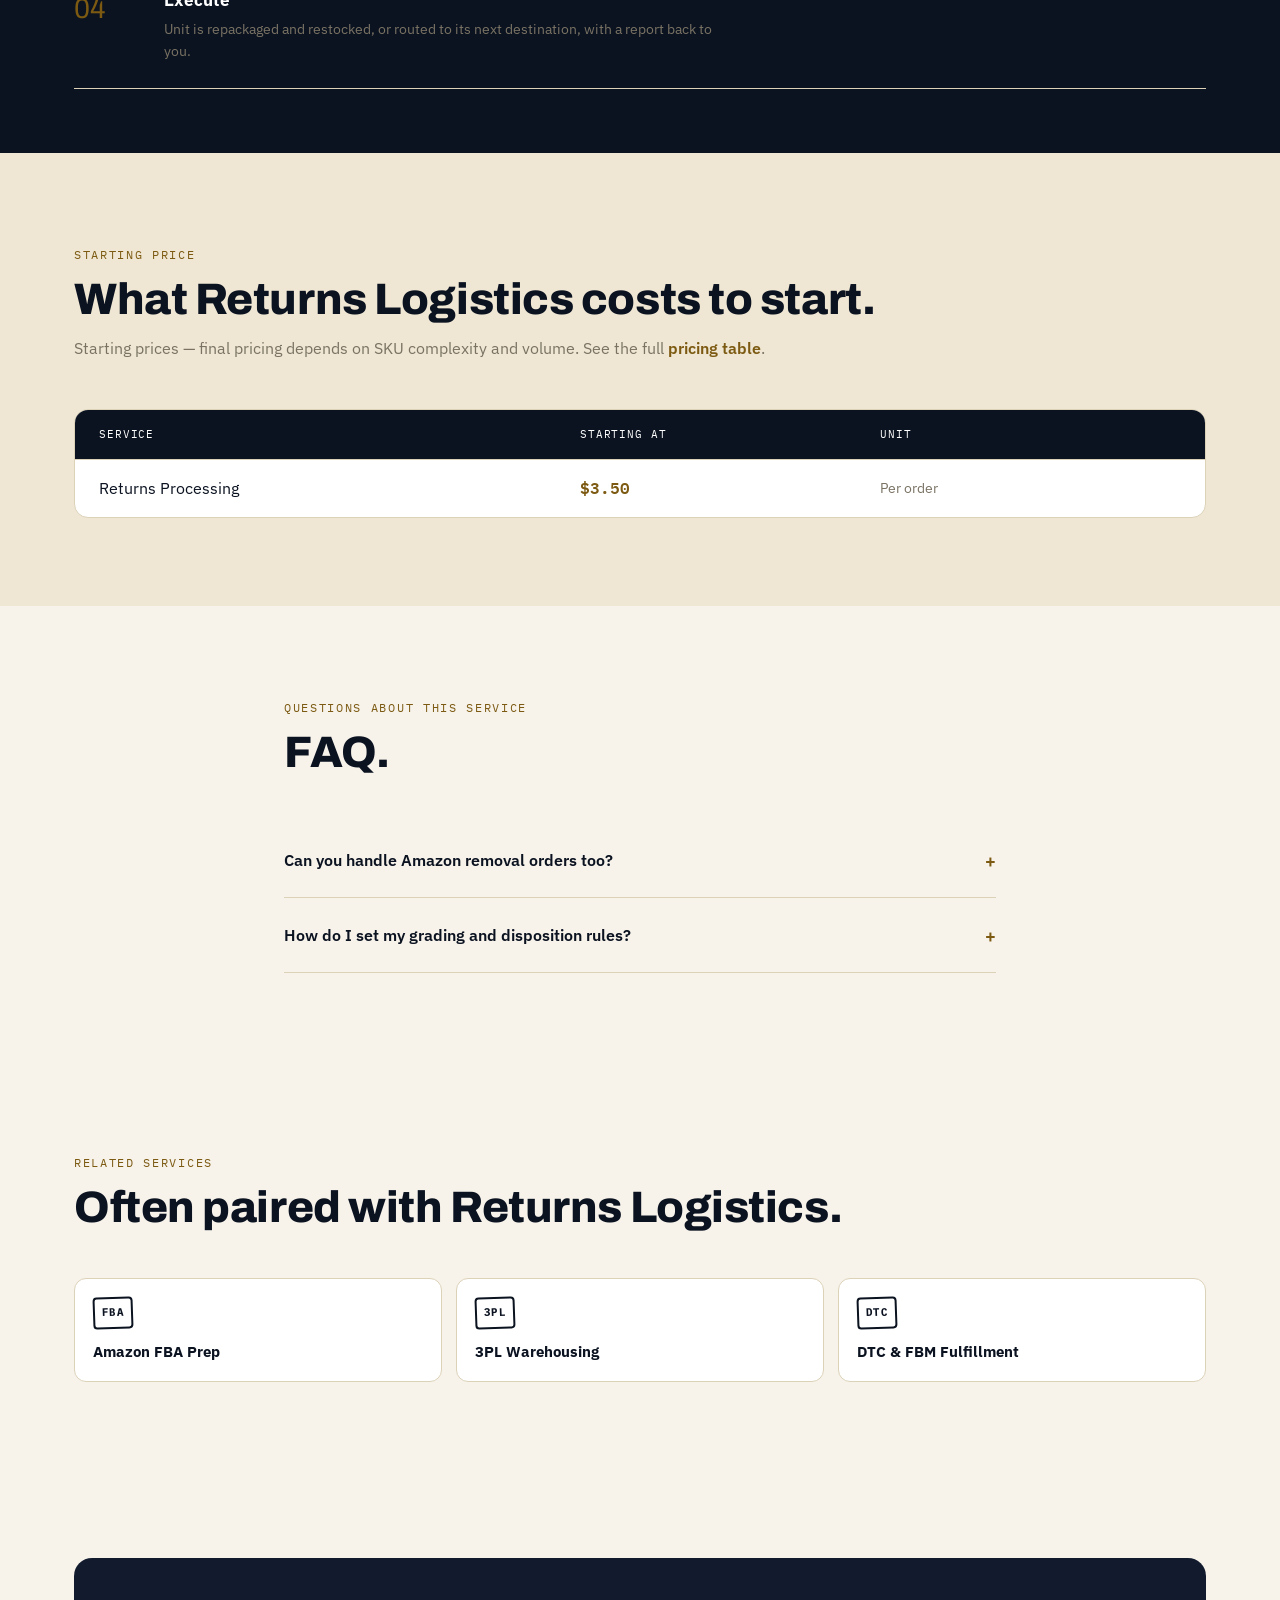
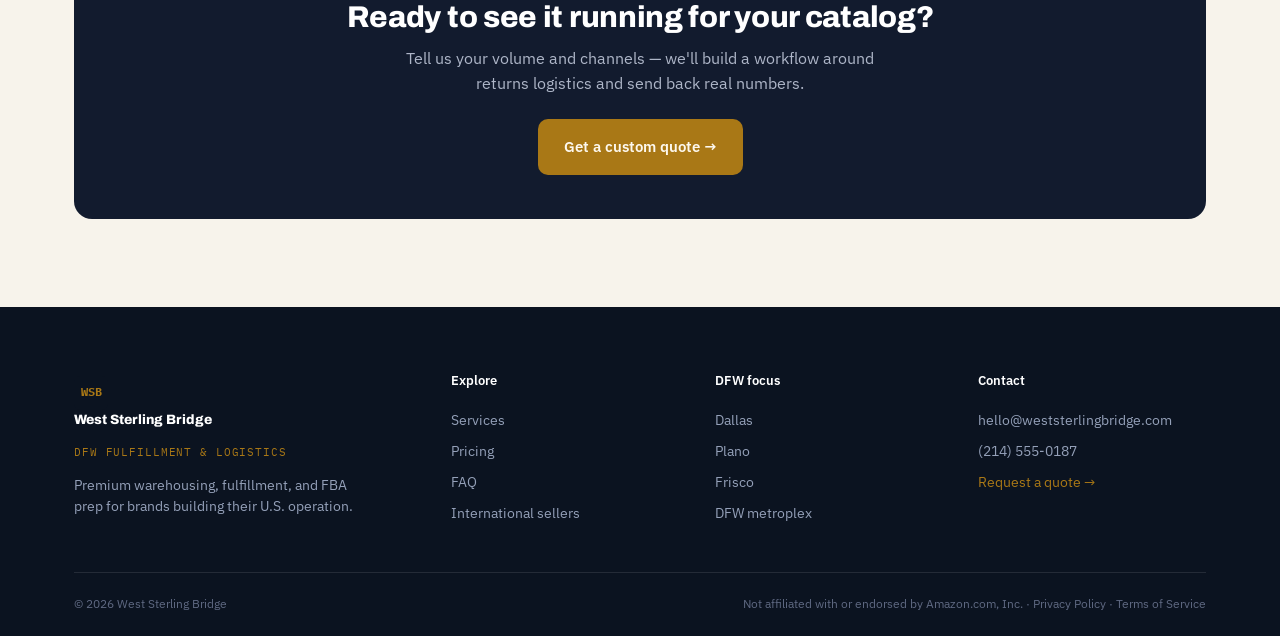
<file: returns-logistics.html>
<!DOCTYPE html>
<html lang="en">
<head>
<meta charset="UTF-8" />
<meta name="viewport" content="width=device-width, initial-scale=1.0" />
<title>Returns Logistics in DFW — West Sterling Bridge</title>
<meta name="description" content="Inspection, grading, repackaging, and return-to-vendor handling that turns reverse logistics into recovered margin." />
<link rel="preconnect" href="https://fonts.googleapis.com">
<link rel="preconnect" href="https://fonts.gstatic.com" crossorigin>
<link href="https://fonts.googleapis.com/css2?family=Archivo:wght@600;800;900&family=IBM+Plex+Sans:wght@400;500;600&family=IBM+Plex+Mono:wght@400;500&display=swap" rel="stylesheet">
<link rel="stylesheet" href="styles.css">

</head>
<body>
<header>
  <div class="wrap nav">
    <a href="index.html" class="brand"><img src="wsb-logo.png" alt="West Sterling Bridge - DFW Fulfillment & Logistics"></a>
    <nav class="navlinks">
      <a href="index.html#services">Services</a>
      <a href="index.html#process">Process</a>
      <a href="index.html#market">International</a>
      <a href="index.html#pricing">Pricing</a>
      <a href="index.html#faq">FAQ</a>
    </nav>
    <div class="navcta">
      <a href="index.html#quote" class="btn btn-ink" style="padding:10px 18px;font-size:13.5px;">Get a quote</a>
      <button class="menubtn" id="menuToggle" aria-label="Toggle menu">&#9776;</button>
    </div>
  </div>
  <div class="mobilenav" id="mobileNav">
    <a href="index.html#services">Services</a>
    <a href="index.html#process">Process</a>
    <a href="index.html#market">International</a>
    <a href="index.html#pricing">Pricing</a>
    <a href="index.html#faq">FAQ</a>
    <a href="index.html#quote" class="btn btn-ink" style="text-align:center;">Get a quote</a>
  </div>
</header>
<main>

<section class="svc-hero">
  <div class="wrap">
    <div class="crumb"><a href="index.html">Home</a> &rsaquo; <a href="index.html#services">Services</a> &rsaquo; Returns Logistics</div>
    <span class="svc-stamp-lg">RTN</span>
    <h1>Returns Logistics</h1>
    <p class="lead">Turn reverse logistics into recovered margin instead of a write-off pile sitting in the corner of a warehouse.</p>
    <a href="index.html#quote" class="btn btn-amber">Get a custom quote &#8594;</a>
  </div>
</section>

<section>
  <div class="wrap">
    <div class="sec-head">
      <span class="eyebrow">What's included</span>
      <h2>Everything covered under Returns Logistics.</h2>
    </div>
    <div class="included-grid">
      <div class="included-card"><div class="n">01</div><h4>Inspection & grading</h4><p>Every returned unit is inspected and graded (sellable, refurbishable, damaged) against your rules.</p></div>
<div class="included-card"><div class="n">02</div><h4>Repackaging & rework</h4><p>Sellable units get repackaged and returned to available inventory instead of sitting idle.</p></div>
<div class="included-card"><div class="n">03</div><h4>Restock or disposition</h4><p>You decide the rule set — restock, liquidate, donate, or destroy — and we execute it consistently.</p></div>
<div class="included-card"><div class="n">04</div><h4>Return-to-vendor</h4><p>Defective units are batched and routed back to your supplier when that's the better economic call.</p></div>
    </div>
  </div>
</section>

<section class="process" style="padding-top:64px;padding-bottom:64px;">
  <div class="wrap">
    <div class="sec-head">
      <span class="eyebrow">How it works</span>
      <h2>From your PO to your shelf.</h2>
    </div>
    <div class="steps-list" style="border-top-color:rgba(255,255,255,.14);">
      <div class="step-row"><div class="num">01</div><div><h4>Return arrives</h4><p>Inbound return is received and logged against the original order where possible.</p></div></div>
<div class="step-row"><div class="num">02</div><div><h4>Grade</h4><p>Unit is inspected and assigned a condition grade using your criteria.</p></div></div>
<div class="step-row"><div class="num">03</div><div><h4>Decide</h4><p>Grade determines the path: restock, rework, RTV, or disposition.</p></div></div>
<div class="step-row"><div class="num">04</div><div><h4>Execute</h4><p>Unit is repackaged and restocked, or routed to its next destination, with a report back to you.</p></div></div>
    </div>
  </div>
</section>

<section class="pricing">
  <div class="wrap">
    <div class="sec-head" style="max-width:none;">
      <span class="eyebrow" style="color:var(--amber-dark);">Starting price</span>
      <h2>What Returns Logistics costs to start.</h2>
      <p>Starting prices — final pricing depends on SKU complexity and volume. See the full <a href="index.html#pricing" style="color:var(--amber-dark);font-weight:600;">pricing table</a>.</p>
    </div>
    <div class="price-table">
      <div class="price-row head"><span>Service</span><span>Starting at</span><span>Unit</span></div>
      <div class="price-row"><span>Returns Processing</span><span class="amt">$3.50</span><span class="unit">Per order</span></div>
    </div>
  </div>
</section>

<section id="faq">
  <div class="wrap" style="max-width:760px;">
    <div class="sec-head">
      <span class="eyebrow" style="color:var(--amber-dark);">Questions about this service</span>
      <h2>FAQ.</h2>
    </div>
    <div>
      <div class="faq-item"><button class="faq-q">Can you handle Amazon removal orders too?<span class="plus">+</span></button><div class="faq-a"><p>Yes — we receive removal orders, re-inspect, and grade returned units the same way we handle direct customer returns.</p></div></div>
<div class="faq-item"><button class="faq-q">How do I set my grading and disposition rules?<span class="plus">+</span></button><div class="faq-a"><p>During onboarding we build a simple rule sheet with you (e.g. "resellable if box is intact") so grading stays consistent without you reviewing every unit.</p></div></div>
    </div>
  </div>
</section>

<section>
  <div class="wrap">
    <div class="sec-head" style="max-width:none;">
      <span class="eyebrow" style="color:var(--amber-dark);">Related services</span>
      <h2>Often paired with Returns Logistics.</h2>
    </div>
    <div class="related-grid">
      <a class="related-card" href="fba-prep.html"><span class="stamp">FBA</span><h5>Amazon FBA Prep</h5></a>
<a class="related-card" href="3pl-warehousing.html"><span class="stamp">3PL</span><h5>3PL Warehousing</h5></a>
<a class="related-card" href="dtc-fulfillment.html"><span class="stamp">DTC</span><h5>DTC & FBM Fulfillment</h5></a>
    </div>
  </div>
</section>

<section>
  <div class="wrap">
    <div class="cta-band">
      <h3>Ready to see it running for your catalog?</h3>
      <p>Tell us your volume and channels — we'll build a workflow around returns logistics and send back real numbers.</p>
      <a href="index.html#quote" class="btn btn-amber">Get a custom quote &#8594;</a>
    </div>
  </div>
</section>

</main>
<footer id="footer">
  <div class="wrap">
    <div class="foot-grid">
      <div class="foot-brand">
        <a href="index.html" class="brand" style="color:#fff;"><span class="mark">WSB</span>West Sterling Bridge</a>
        <p style="font-family:var(--font-mono);font-size:11px;letter-spacing:.08em;text-transform:uppercase;color:var(--amber);margin-top:8px;">DFW Fulfillment &amp; Logistics</p>
        <p>Premium warehousing, fulfillment, and FBA prep for brands building their U.S. operation.</p>
      </div>
      <div><h5>Explore</h5><a href="index.html#services">Services</a><a href="index.html#pricing">Pricing</a><a href="index.html#faq">FAQ</a><a href="index.html#market">International sellers</a></div>
      <div><h5>DFW focus</h5><span>Dallas</span><span>Plano</span><span>Frisco</span><span>DFW metroplex</span></div>
      <div><h5>Contact</h5><a href="mailto:hello@weststerlingbridge.com">hello@weststerlingbridge.com</a><a href="tel:+12145550187">(214) 555-0187</a><a href="index.html#quote" style="color:var(--amber);">Request a quote &#8594;</a></div>
    </div>
    <div class="foot-bottom">
      <span>&copy; 2026 West Sterling Bridge</span>
      <span>Not affiliated with or endorsed by Amazon.com, Inc. &middot; Privacy Policy &middot; Terms of Service</span>
    </div>
  </div>
</footer>
<script>
document.getElementById('menuToggle').addEventListener('click', function(){
  document.getElementById('mobileNav').classList.toggle('open');
});
document.querySelectorAll('.mobilenav a').forEach(function(a){
  a.addEventListener('click', function(){ document.getElementById('mobileNav').classList.remove('open'); });
});
document.querySelectorAll('.faq-q').forEach(function(btn){
  btn.addEventListener('click', function(){
    var item = btn.parentElement;
    var a = item.querySelector('.faq-a');
    var open = item.classList.contains('open');
    document.querySelectorAll('.faq-item').forEach(function(i){
      i.classList.remove('open');
      i.querySelector('.faq-a').style.maxHeight = null;
    });
    if(!open){
      item.classList.add('open');
      a.style.maxHeight = a.scrollHeight + 'px';
    }
  });
});
</script>
</body>
</html>
</file>
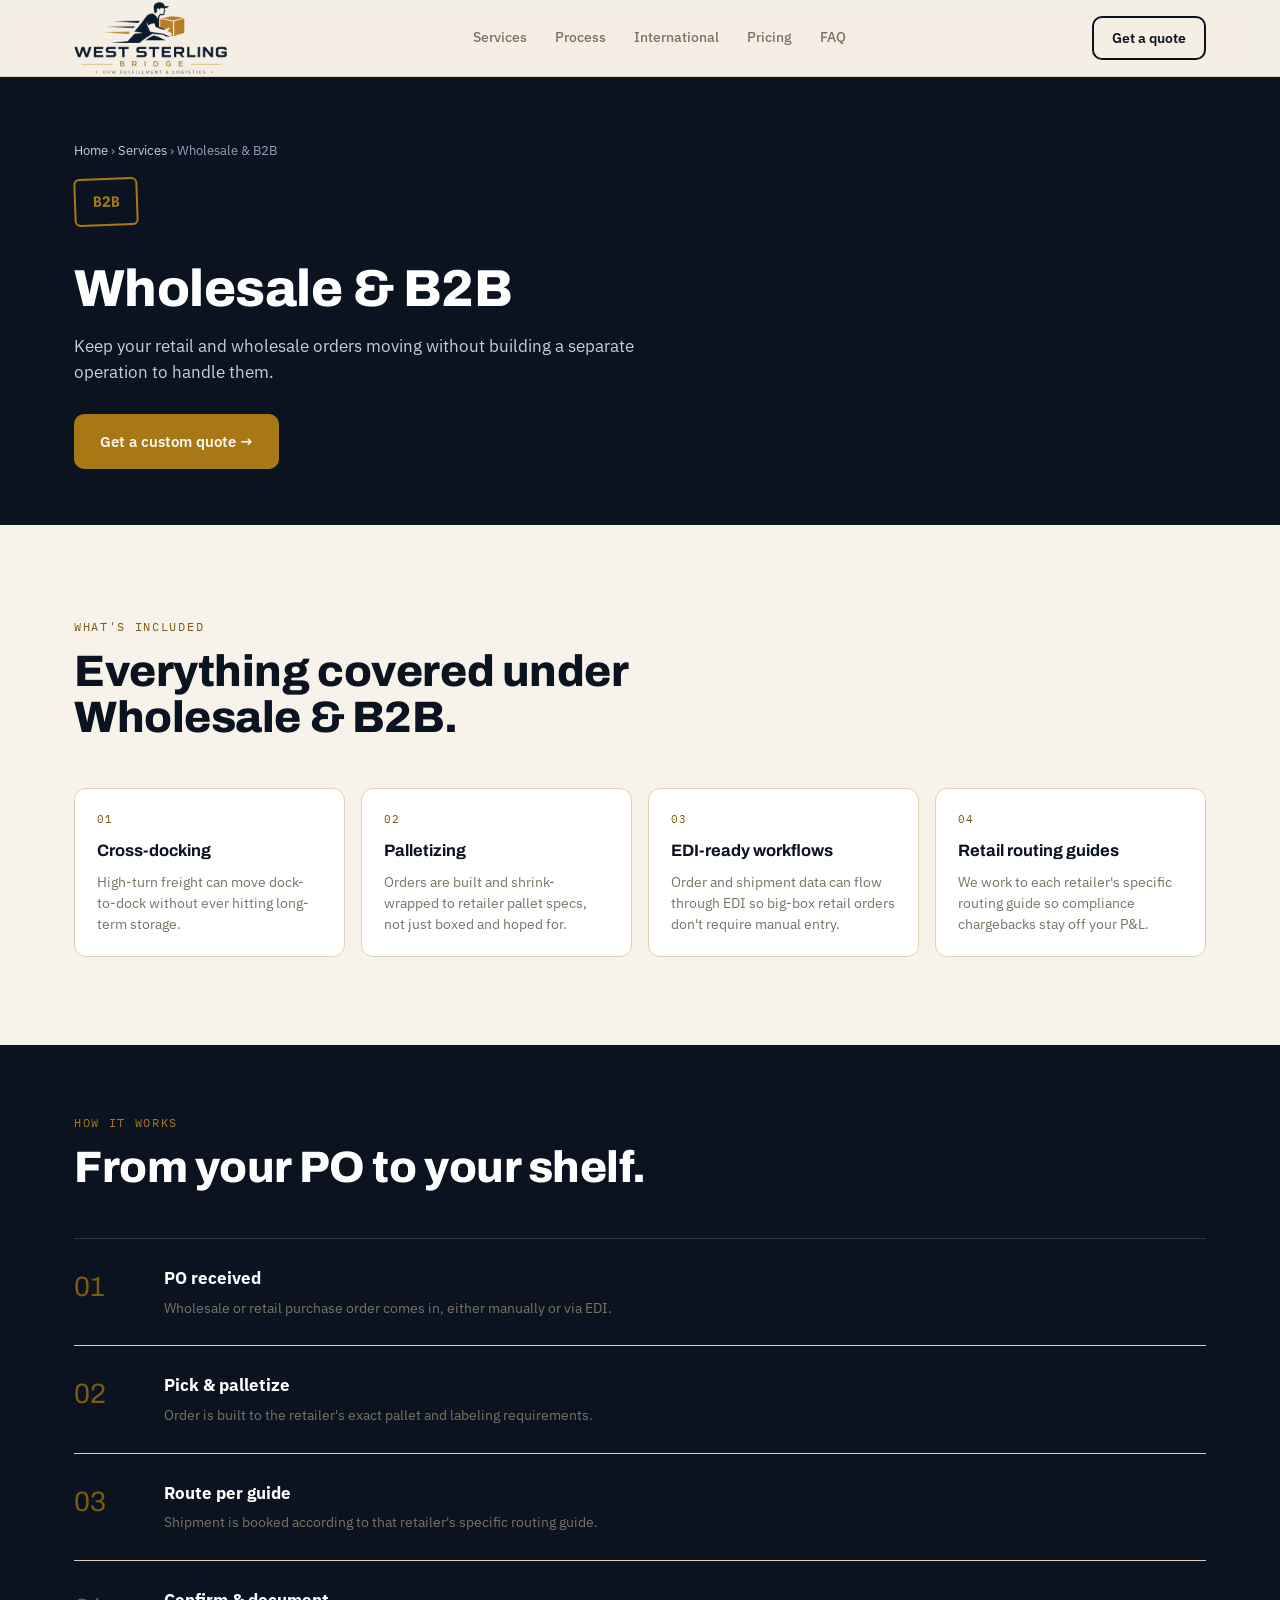
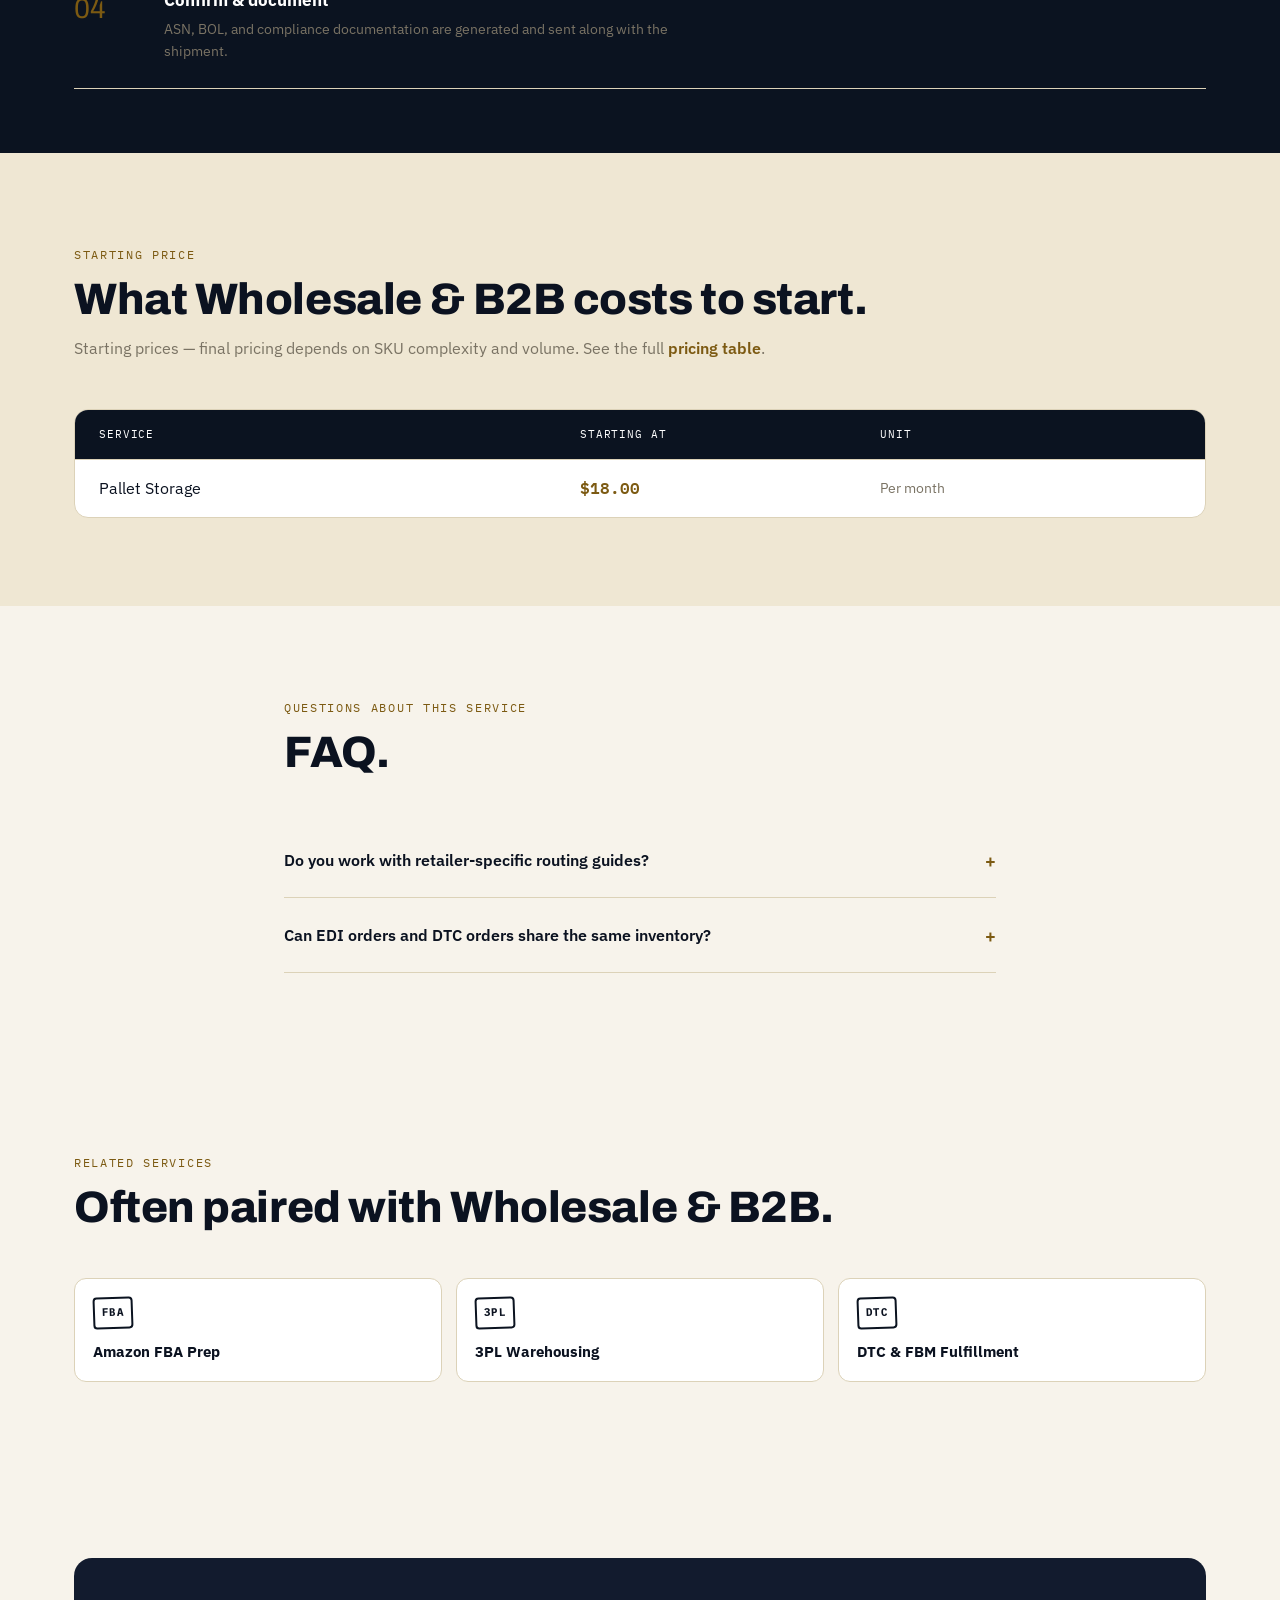
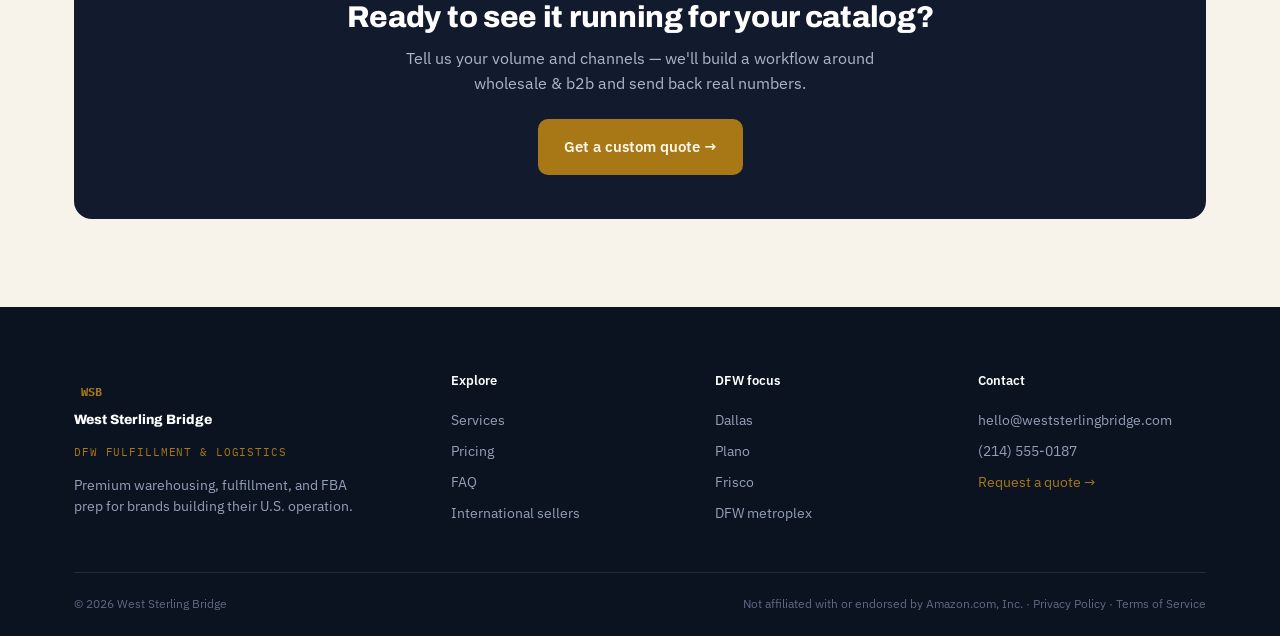
<file: wholesale-b2b.html>
<!DOCTYPE html>
<html lang="en">
<head>
<meta charset="UTF-8" />
<meta name="viewport" content="width=device-width, initial-scale=1.0" />
<title>Wholesale & B2B in DFW — West Sterling Bridge</title>
<meta name="description" content="Cross-docking, palletizing, and EDI-ready workflows to keep retail and wholesale orders moving." />
<link rel="preconnect" href="https://fonts.googleapis.com">
<link rel="preconnect" href="https://fonts.gstatic.com" crossorigin>
<link href="https://fonts.googleapis.com/css2?family=Archivo:wght@600;800;900&family=IBM+Plex+Sans:wght@400;500;600&family=IBM+Plex+Mono:wght@400;500&display=swap" rel="stylesheet">
<link rel="stylesheet" href="styles.css">

</head>
<body>
<header>
  <div class="wrap nav">
    <a href="index.html" class="brand"><img src="wsb-logo.png" alt="West Sterling Bridge - DFW Fulfillment & Logistics"></a>
    <nav class="navlinks">
      <a href="index.html#services">Services</a>
      <a href="index.html#process">Process</a>
      <a href="index.html#market">International</a>
      <a href="index.html#pricing">Pricing</a>
      <a href="index.html#faq">FAQ</a>
    </nav>
    <div class="navcta">
      <a href="index.html#quote" class="btn btn-ink" style="padding:10px 18px;font-size:13.5px;">Get a quote</a>
      <button class="menubtn" id="menuToggle" aria-label="Toggle menu">&#9776;</button>
    </div>
  </div>
  <div class="mobilenav" id="mobileNav">
    <a href="index.html#services">Services</a>
    <a href="index.html#process">Process</a>
    <a href="index.html#market">International</a>
    <a href="index.html#pricing">Pricing</a>
    <a href="index.html#faq">FAQ</a>
    <a href="index.html#quote" class="btn btn-ink" style="text-align:center;">Get a quote</a>
  </div>
</header>
<main>

<section class="svc-hero">
  <div class="wrap">
    <div class="crumb"><a href="index.html">Home</a> &rsaquo; <a href="index.html#services">Services</a> &rsaquo; Wholesale & B2B</div>
    <span class="svc-stamp-lg">B2B</span>
    <h1>Wholesale & B2B</h1>
    <p class="lead">Keep your retail and wholesale orders moving without building a separate operation to handle them.</p>
    <a href="index.html#quote" class="btn btn-amber">Get a custom quote &#8594;</a>
  </div>
</section>

<section>
  <div class="wrap">
    <div class="sec-head">
      <span class="eyebrow">What's included</span>
      <h2>Everything covered under Wholesale & B2B.</h2>
    </div>
    <div class="included-grid">
      <div class="included-card"><div class="n">01</div><h4>Cross-docking</h4><p>High-turn freight can move dock-to-dock without ever hitting long-term storage.</p></div>
<div class="included-card"><div class="n">02</div><h4>Palletizing</h4><p>Orders are built and shrink-wrapped to retailer pallet specs, not just boxed and hoped for.</p></div>
<div class="included-card"><div class="n">03</div><h4>EDI-ready workflows</h4><p>Order and shipment data can flow through EDI so big-box retail orders don't require manual entry.</p></div>
<div class="included-card"><div class="n">04</div><h4>Retail routing guides</h4><p>We work to each retailer's specific routing guide so compliance chargebacks stay off your P&L.</p></div>
    </div>
  </div>
</section>

<section class="process" style="padding-top:64px;padding-bottom:64px;">
  <div class="wrap">
    <div class="sec-head">
      <span class="eyebrow">How it works</span>
      <h2>From your PO to your shelf.</h2>
    </div>
    <div class="steps-list" style="border-top-color:rgba(255,255,255,.14);">
      <div class="step-row"><div class="num">01</div><div><h4>PO received</h4><p>Wholesale or retail purchase order comes in, either manually or via EDI.</p></div></div>
<div class="step-row"><div class="num">02</div><div><h4>Pick & palletize</h4><p>Order is built to the retailer's exact pallet and labeling requirements.</p></div></div>
<div class="step-row"><div class="num">03</div><div><h4>Route per guide</h4><p>Shipment is booked according to that retailer's specific routing guide.</p></div></div>
<div class="step-row"><div class="num">04</div><div><h4>Confirm & document</h4><p>ASN, BOL, and compliance documentation are generated and sent along with the shipment.</p></div></div>
    </div>
  </div>
</section>

<section class="pricing">
  <div class="wrap">
    <div class="sec-head" style="max-width:none;">
      <span class="eyebrow" style="color:var(--amber-dark);">Starting price</span>
      <h2>What Wholesale & B2B costs to start.</h2>
      <p>Starting prices — final pricing depends on SKU complexity and volume. See the full <a href="index.html#pricing" style="color:var(--amber-dark);font-weight:600;">pricing table</a>.</p>
    </div>
    <div class="price-table">
      <div class="price-row head"><span>Service</span><span>Starting at</span><span>Unit</span></div>
      <div class="price-row"><span>Pallet Storage</span><span class="amt">$18.00</span><span class="unit">Per month</span></div>
    </div>
  </div>
</section>

<section id="faq">
  <div class="wrap" style="max-width:760px;">
    <div class="sec-head">
      <span class="eyebrow" style="color:var(--amber-dark);">Questions about this service</span>
      <h2>FAQ.</h2>
    </div>
    <div>
      <div class="faq-item"><button class="faq-q">Do you work with retailer-specific routing guides?<span class="plus">+</span></button><div class="faq-a"><p>Yes — we build wholesale and retail shipments to the specific routing guide of each retailer to help you avoid compliance chargebacks.</p></div></div>
<div class="faq-item"><button class="faq-q">Can EDI orders and DTC orders share the same inventory?<span class="plus">+</span></button><div class="faq-a"><p>Yes, all your channels — wholesale, retail, DTC, and marketplace — can draw from a single inventory pool.</p></div></div>
    </div>
  </div>
</section>

<section>
  <div class="wrap">
    <div class="sec-head" style="max-width:none;">
      <span class="eyebrow" style="color:var(--amber-dark);">Related services</span>
      <h2>Often paired with Wholesale & B2B.</h2>
    </div>
    <div class="related-grid">
      <a class="related-card" href="fba-prep.html"><span class="stamp">FBA</span><h5>Amazon FBA Prep</h5></a>
<a class="related-card" href="3pl-warehousing.html"><span class="stamp">3PL</span><h5>3PL Warehousing</h5></a>
<a class="related-card" href="dtc-fulfillment.html"><span class="stamp">DTC</span><h5>DTC & FBM Fulfillment</h5></a>
    </div>
  </div>
</section>

<section>
  <div class="wrap">
    <div class="cta-band">
      <h3>Ready to see it running for your catalog?</h3>
      <p>Tell us your volume and channels — we'll build a workflow around wholesale & b2b and send back real numbers.</p>
      <a href="index.html#quote" class="btn btn-amber">Get a custom quote &#8594;</a>
    </div>
  </div>
</section>

</main>
<footer id="footer">
  <div class="wrap">
    <div class="foot-grid">
      <div class="foot-brand">
        <a href="index.html" class="brand" style="color:#fff;"><span class="mark">WSB</span>West Sterling Bridge</a>
        <p style="font-family:var(--font-mono);font-size:11px;letter-spacing:.08em;text-transform:uppercase;color:var(--amber);margin-top:8px;">DFW Fulfillment &amp; Logistics</p>
        <p>Premium warehousing, fulfillment, and FBA prep for brands building their U.S. operation.</p>
      </div>
      <div><h5>Explore</h5><a href="index.html#services">Services</a><a href="index.html#pricing">Pricing</a><a href="index.html#faq">FAQ</a><a href="index.html#market">International sellers</a></div>
      <div><h5>DFW focus</h5><span>Dallas</span><span>Plano</span><span>Frisco</span><span>DFW metroplex</span></div>
      <div><h5>Contact</h5><a href="mailto:hello@weststerlingbridge.com">hello@weststerlingbridge.com</a><a href="tel:+12145550187">(214) 555-0187</a><a href="index.html#quote" style="color:var(--amber);">Request a quote &#8594;</a></div>
    </div>
    <div class="foot-bottom">
      <span>&copy; 2026 West Sterling Bridge</span>
      <span>Not affiliated with or endorsed by Amazon.com, Inc. &middot; Privacy Policy &middot; Terms of Service</span>
    </div>
  </div>
</footer>
<script>
document.getElementById('menuToggle').addEventListener('click', function(){
  document.getElementById('mobileNav').classList.toggle('open');
});
document.querySelectorAll('.mobilenav a').forEach(function(a){
  a.addEventListener('click', function(){ document.getElementById('mobileNav').classList.remove('open'); });
});
document.querySelectorAll('.faq-q').forEach(function(btn){
  btn.addEventListener('click', function(){
    var item = btn.parentElement;
    var a = item.querySelector('.faq-a');
    var open = item.classList.contains('open');
    document.querySelectorAll('.faq-item').forEach(function(i){
      i.classList.remove('open');
      i.querySelector('.faq-a').style.maxHeight = null;
    });
    if(!open){
      item.classList.add('open');
      a.style.maxHeight = a.scrollHeight + 'px';
    }
  });
});
</script>
</body>
</html>
</file>
<file: styles.css>
:root{
  --ink:#0B1320; --ink-2:#121B2E; --ink-3:#1C2740;
  --paper:#F7F3EB; --paper-2:#EFE7D3; --paper-line:#DCD2B8;
  --amber:#A97816; --amber-dark:#7C5A12; --amber-light:#C6913B; --denim:#5F6982;
  --green:#1F8A5F; --green-dark:#12523A;
  --ink-text:#0B1220; --muted:#5C6270; --muted-paper:#7A7364;
  --font-display:'Archivo',sans-serif; --font-body:'IBM Plex Sans',sans-serif; --font-mono:'IBM Plex Mono',monospace;
  --radius:14px;
}
*{box-sizing:border-box;margin:0;padding:0;}
html{scroll-behavior:smooth;}
body{font-family:var(--font-body);color:var(--ink-text);background:var(--paper);line-height:1.55;-webkit-font-smoothing:antialiased;}
img{display:block;max-width:100%;}
a{color:inherit;text-decoration:none;}
.wrap{max-width:1180px;margin:0 auto;padding:0 24px;}
.eyebrow{font-family:var(--font-mono);font-size:12px;letter-spacing:.14em;text-transform:uppercase;}
h1,h2,h3{font-family:var(--font-display);font-weight:800;letter-spacing:-0.01em;line-height:1.05;}
.btn{display:inline-flex;align-items:center;gap:8px;font-family:var(--font-body);font-weight:600;font-size:15px;padding:14px 24px;border-radius:10px;border:2px solid transparent;cursor:pointer;transition:transform .15s ease;}
.btn:active{transform:scale(.98);}
.btn-amber{background:var(--amber);color:#FDF8EE;}
.btn-amber:hover{background:var(--amber-light);}
.btn-outline{border-color:rgba(255,255,255,.35);color:#fff;background:transparent;}
.btn-outline:hover{background:rgba(255,255,255,.08);}
.btn-ink{border-color:var(--ink);color:var(--ink);background:transparent;}
.btn-ink:hover{background:var(--ink);color:#fff;}
section{padding:88px 0;}
@media(max-width:720px){section{padding:56px 0;}}

/* header */
header{position:sticky;top:0;z-index:50;background:rgba(243,238,227,.92);backdrop-filter:blur(8px);border-bottom:1px solid var(--paper-line);}
.nav{display:flex;align-items:center;justify-content:space-between;height:76px;}
.brand{display:flex;align-items:center;gap:10px;font-family:var(--font-display);font-weight:800;font-size:16.5px;white-space:nowrap;}
.brand img{height:72px;width:auto;display:block;}
.brand .mark{width:34px;height:34px;background:var(--ink);color:var(--amber);display:flex;align-items:center;justify-content:center;font-family:var(--font-mono);font-size:12px;font-weight:700;border-radius:6px;}
.navlinks{display:flex;gap:28px;font-size:14px;font-weight:500;color:var(--muted-paper);}
.navlinks a:hover{color:var(--ink);}
.navcta{display:flex;align-items:center;gap:14px;}
.menubtn{display:none;background:none;border:none;font-size:24px;cursor:pointer;}
@media(max-width:860px){.navlinks{display:none;}.menubtn{display:block;}}
.mobilenav{display:none;flex-direction:column;gap:16px;padding:20px 24px 26px;border-top:1px solid var(--paper-line);}
.mobilenav.open{display:flex;}

/* hero (home) */
.hero{position:relative;background:var(--ink);color:#fff;overflow:hidden;padding:0;}
.hero-img{position:absolute;inset:0;width:100%;height:100%;object-fit:cover;object-position:75% 45%;opacity:1;}
.hero-scrim{position:absolute;inset:0;background:linear-gradient(100deg, rgba(11,18,32,.98) 0%, rgba(11,18,32,.92) 24%, rgba(11,18,32,.55) 46%, rgba(11,18,32,.12) 68%, rgba(11,18,32,.05) 100%);}
.hero-in{position:relative;padding:96px 0 0;}
.hero-badge{display:inline-flex;align-items:center;gap:8px;border:1px solid rgba(232,163,53,.4);background:rgba(232,163,53,.08);color:var(--amber);padding:7px 14px;border-radius:100px;font-family:var(--font-mono);font-size:12px;letter-spacing:.06em;}
.hero h1{font-size:clamp(38px,5.4vw,68px);margin:26px 0 20px;max-width:760px;color:#fff;}
.hero h1 em{font-style:normal;color:var(--amber);display:block;}
.hero p.lead{max-width:520px;font-size:18px;color:#C7CDDB;margin-bottom:32px;}
.hero-ctas{display:flex;gap:14px;flex-wrap:wrap;margin-bottom:56px;}
.hero-stats{display:grid;grid-template-columns:repeat(3,1fr);max-width:560px;gap:20px;border-top:1px solid rgba(255,255,255,.14);padding-top:22px;margin-bottom:56px;}
.hero-stats .n{font-family:var(--font-display);font-size:24px;font-weight:800;color:#fff;}
.hero-stats .l{font-size:12px;color:#94A0B8;margin-top:4px;}

/* manifest ticker */
.manifest{position:relative;border-top:1px solid rgba(255,255,255,.12);background:rgba(0,0,0,.28);overflow:hidden;}
.manifest-label{position:absolute;left:0;top:0;bottom:0;display:flex;align-items:center;gap:8px;padding:0 16px;background:var(--ink);z-index:2;font-family:var(--font-mono);font-size:11px;color:var(--amber);letter-spacing:.08em;border-right:1px solid rgba(255,255,255,.14);}
.manifest-track{display:flex;white-space:nowrap;animation:scrollman 32s linear infinite;padding:14px 0 14px 150px;}
.manifest-track span{font-family:var(--font-mono);font-size:12.5px;color:#9DA7BE;padding:0 28px;border-right:1px solid rgba(255,255,255,.14);}
.manifest-track span b{color:#E4E8F0;font-weight:500;}
.manifest-track span.ok{color:var(--green);}
@keyframes scrollman{from{transform:translateX(0);}to{transform:translateX(-50%);}}

/* trust bar */
.trust{background:var(--ink-2);color:#8C96AC;border-top:1px solid rgba(255,255,255,.08);}
.trust .wrap{display:flex;flex-wrap:wrap;gap:14px 28px;align-items:center;padding:20px 24px;}
.trust .tag{font-size:12px;font-weight:500;color:#fff;border:1px solid rgba(255,255,255,.18);padding:6px 12px;border-radius:8px;}

/* section headers */
.sec-head{max-width:640px;margin-bottom:48px;}
.sec-head .eyebrow{color:var(--amber-dark);}
.sec-head h2{font-size:clamp(28px,3.6vw,44px);margin-top:10px;}
.sec-head p{color:var(--muted-paper);font-size:16px;margin-top:14px;}

/* stamp badges (service cards, now links) */
.services-grid{display:grid;grid-template-columns:repeat(auto-fit,minmax(250px,1fr));gap:2px;background:var(--paper-line);border:1px solid var(--paper-line);}
.svc{background:var(--paper);padding:30px 26px;display:block;transition:background .15s;}
.svc:hover{background:#fff;}
.stamp{display:inline-flex;align-items:center;justify-content:center;width:52px;height:40px;border:2px solid var(--ink);border-radius:4px;font-family:var(--font-mono);font-weight:700;font-size:13px;letter-spacing:.02em;transform:rotate(-2deg);margin-bottom:18px;}
.svc:nth-child(even) .stamp{transform:rotate(2deg);border-color:var(--amber-dark);color:var(--amber-dark);}
.svc h3{font-size:18px;margin-bottom:8px;}
.svc p.blurb{color:var(--muted-paper);font-size:14.5px;margin-bottom:16px;}
.svc ul{list-style:none;}
.svc li{font-size:13.5px;color:var(--muted);padding:4px 0;position:relative;padding-left:16px;}
.svc li:before{content:"—";position:absolute;left:0;color:var(--amber-dark);}
.svc .more{margin-top:16px;font-size:13px;font-weight:600;color:var(--amber-dark);display:inline-flex;align-items:center;gap:5px;}

/* process */
.process{background:var(--ink);color:#fff;}
.process .sec-head p{color:#94A0B8;}
.process .sec-head .eyebrow{color:var(--amber);}
.proc-rail{display:grid;grid-template-columns:repeat(5,1fr);gap:1px;background:rgba(255,255,255,.14);border:1px solid rgba(255,255,255,.14);}
@media(max-width:900px){.proc-rail{grid-template-columns:1fr 1fr;}}
@media(max-width:520px){.proc-rail{grid-template-columns:1fr;}}
.proc-step{background:var(--ink);padding:26px 20px;}
.proc-step .num{font-family:var(--font-mono);color:var(--amber);font-size:13px;}
.proc-step h4{font-family:var(--font-display);font-size:17px;margin:10px 0 8px;}
.proc-step p{font-size:13.5px;color:#94A0B8;}

/* channels */
.channels{background:var(--paper);}
.chan-grid{display:grid;grid-template-columns:repeat(3,1fr);gap:14px;max-width:760px;margin:0 auto 34px;}
@media(max-width:640px){.chan-grid{grid-template-columns:1fr 1fr;}}
.chan-btn{background:#fff;border:1px solid var(--paper-line);border-radius:10px;padding:16px;text-align:left;cursor:pointer;transition:border-color .15s, transform .15s;font-family:var(--font-body);}
.chan-btn:hover{transform:translateY(-2px);}
.chan-btn.active{border-color:var(--amber-dark);box-shadow:0 0 0 1px var(--amber-dark) inset;}
.chan-btn .name{font-weight:600;font-size:14.5px;}
.chan-btn .sub{font-size:12px;color:var(--muted-paper);margin-top:4px;}
.chan-hub{max-width:420px;margin:0 auto;background:var(--ink);color:#fff;border-radius:16px;padding:30px;text-align:center;border:2px solid var(--amber);}
.chan-hub .l{font-family:var(--font-mono);font-size:11px;color:var(--amber);letter-spacing:.1em;}
.chan-hub h3{margin-top:10px;font-size:19px;}
.chan-hub p{margin-top:8px;font-size:14px;color:#94A0B8;}
.chan-hub p span{color:var(--amber);font-weight:600;}

/* market entry */
.market{background:var(--ink-2);color:#fff;}
.market-grid{display:grid;grid-template-columns:1.05fr .95fr;gap:0;border-radius:18px;overflow:hidden;border:1px solid rgba(255,255,255,.1);}
@media(max-width:820px){.market-grid{grid-template-columns:1fr;}}
.market-copy{padding:48px;}
.market-copy .eyebrow{color:var(--amber);}
.market-copy h2{font-size:clamp(26px,3.4vw,38px);margin:14px 0 16px;}
.market-copy p{color:#AEB6C8;max-width:440px;margin-bottom:26px;}
.market-route{background:var(--ink);padding:48px;display:flex;align-items:center;justify-content:center;}
.route-line{display:flex;align-items:center;gap:0;font-family:var(--font-mono);font-size:12px;flex-wrap:wrap;justify-content:center;}
.route-node{border:1px solid rgba(255,255,255,.2);padding:10px 16px;border-radius:8px;color:#C7CDDB;}
.route-node.hub{border-color:var(--amber);color:var(--amber);background:rgba(232,163,53,.08);}
.route-arrow{width:36px;height:1px;background:var(--amber-dark);margin:0 6px;}

/* quote estimator */
.quote-card{display:grid;grid-template-columns:.85fr 1.15fr;background:#fff;border-radius:18px;overflow:hidden;border:1px solid var(--paper-line);box-shadow:0 20px 50px rgba(20,20,10,.08);}
@media(max-width:820px){.quote-card{grid-template-columns:1fr;}}
.quote-left{background:var(--ink);color:#fff;padding:44px;}
.quote-left .eyebrow{color:var(--amber);}
.quote-left h3{font-size:28px;margin:16px 0 14px;max-width:340px;}
.quote-left p{color:#AEB6C8;font-size:14.5px;max-width:320px;margin-bottom:28px;}
.quote-est{font-family:var(--font-display);font-size:38px;color:#fff;}
.quote-est-l{font-size:12px;color:#94A0B8;margin-top:6px;}
.quote-right{padding:40px;}
label{display:block;font-size:13px;font-weight:600;margin-bottom:8px;color:var(--ink-text);}
select,input[type=text],input[type=email],input[type=tel],textarea{width:100%;font-family:var(--font-body);font-size:14.5px;padding:11px 13px;border:1px solid var(--paper-line);border-radius:8px;background:#fdfcf9;}
select:focus,input:focus,textarea:focus{outline:2px solid var(--amber);outline-offset:1px;}
.field{margin-bottom:20px;}
.range-row{display:flex;justify-content:space-between;align-items:center;margin-bottom:10px;}
.range-row .val{font-family:var(--font-mono);color:var(--amber-dark);font-weight:600;}
input[type=range]{width:100%;accent-color:var(--amber-dark);}
.checks{display:grid;grid-template-columns:1fr 1fr;gap:10px;margin-bottom:22px;}
.chk{display:flex;align-items:center;gap:8px;font-size:13.5px;color:var(--muted);}
.chk input{accent-color:var(--amber-dark);}
.grid2{display:grid;grid-template-columns:1fr 1fr;gap:14px;}
@media(max-width:480px){.grid2{grid-template-columns:1fr;}}
.err{color:#B23A2E;font-size:12.5px;margin-top:6px;display:none;}
.success-box{border:1px solid var(--green);background:#EDF6F0;border-radius:10px;padding:20px;color:var(--green-dark);font-size:14px;}

/* pricing */
.pricing{background:var(--paper-2);}
.price-table{border:1px solid var(--paper-line);border-radius:14px;overflow:hidden;background:#fff;}
.price-row{display:grid;grid-template-columns:1.6fr 1fr 1fr;padding:16px 24px;border-bottom:1px solid var(--paper-line);align-items:center;}
.price-row:last-child{border-bottom:none;}
.price-row.head{background:var(--ink);color:#fff;font-family:var(--font-mono);font-size:11px;letter-spacing:.08em;text-transform:uppercase;}
.price-row .amt{font-family:var(--font-mono);color:var(--amber-dark);font-weight:600;}
.price-row .unit{color:var(--muted-paper);font-size:13.5px;}

/* dashboard preview */
.dash{background:var(--paper);}
.dash-grid{display:grid;grid-template-columns:1fr 1fr;gap:44px;align-items:center;}
@media(max-width:860px){.dash-grid{grid-template-columns:1fr;}}
.dash-card{background:#fff;border:1px solid var(--paper-line);border-radius:16px;padding:24px;}
.dash-top{display:flex;justify-content:space-between;align-items:center;margin-bottom:18px;font-size:13px;font-weight:600;}
.dash-live{display:flex;align-items:center;gap:6px;font-size:11px;color:var(--muted-paper);}
.dot{width:7px;height:7px;background:var(--green);border-radius:50%;}
.dash-metrics{display:grid;grid-template-columns:repeat(4,1fr);gap:10px;margin-bottom:16px;}
@media(max-width:520px){.dash-metrics{grid-template-columns:1fr 1fr;}}
.dm{border:1px solid var(--paper-line);border-radius:10px;padding:12px;}
.dm .l{font-size:10.5px;color:var(--muted-paper);}
.dm .v{font-family:var(--font-display);font-size:19px;margin-top:6px;}
.dm .c{font-size:10.5px;color:var(--green-dark);margin-top:2px;}
.bars{display:flex;align-items:flex-end;gap:6px;height:110px;border-top:1px solid var(--paper-line);padding-top:12px;}
.bar{flex:1;background:#EFE3C6;border-radius:3px 3px 0 0;position:relative;}
.bar i{display:block;background:var(--amber-dark);border-radius:3px 3px 0 0;height:55%;width:100%;position:absolute;bottom:0;}

/* faq */
.faq-item{border-bottom:1px solid var(--paper-line);}
.faq-q{width:100%;text-align:left;background:none;border:none;padding:22px 0;font-family:var(--font-body);font-size:16px;font-weight:600;cursor:pointer;display:flex;justify-content:space-between;align-items:center;color:var(--ink-text);}
.faq-q .plus{font-family:var(--font-mono);color:var(--amber-dark);font-size:18px;transition:transform .2s;}
.faq-item.open .plus{transform:rotate(45deg);}
.faq-a{max-height:0;overflow:hidden;transition:max-height .25s ease;}
.faq-a p{padding:0 0 22px;color:var(--muted-paper);font-size:14.5px;max-width:600px;}

/* footer */
footer{background:var(--ink);color:#94A0B8;padding-top:64px;}
.foot-grid{display:grid;grid-template-columns:1.5fr 1fr 1fr 1fr;gap:36px;padding-bottom:44px;}
@media(max-width:720px){.foot-grid{grid-template-columns:1fr 1fr;}}
.foot-grid h5{color:#fff;font-size:13px;margin-bottom:14px;font-weight:600;}
.foot-grid a,.foot-grid span{display:block;font-size:13.5px;padding:5px 0;color:#94A0B8;}
.foot-grid a:hover{color:var(--amber);}
.foot-brand p{max-width:280px;font-size:13.5px;margin-top:14px;}
.foot-bottom{border-top:1px solid rgba(255,255,255,.1);display:flex;justify-content:space-between;flex-wrap:wrap;gap:10px;padding:22px 0;font-size:12px;color:#5F6982;}

/* ---- service detail pages ---- */
.svc-hero{background:var(--ink);color:#fff;padding:64px 0 56px;}
.svc-hero .eyebrow{color:var(--amber);}
.crumb{font-size:12.5px;color:#94A0B8;margin-bottom:18px;}
.crumb a{color:#C7CDDB;}
.crumb a:hover{color:var(--amber);}
.svc-hero h1{font-size:clamp(32px,4.6vw,52px);color:#fff;margin:16px 0 16px;max-width:680px;}
.svc-hero p.lead{max-width:560px;font-size:17px;color:#C7CDDB;margin-bottom:28px;}
.svc-stamp-lg{display:inline-flex;align-items:center;justify-content:center;width:64px;height:48px;border:2px solid var(--amber);color:var(--amber);border-radius:6px;font-family:var(--font-mono);font-weight:700;font-size:15px;transform:rotate(-2deg);margin-bottom:20px;}

.included-grid{display:grid;grid-template-columns:repeat(auto-fit,minmax(240px,1fr));gap:16px;}
.included-card{background:#fff;border:1px solid var(--paper-line);border-radius:12px;padding:22px;}
.included-card .n{font-family:var(--font-mono);font-size:11px;color:var(--amber-dark);letter-spacing:.08em;}
.included-card h4{font-family:var(--font-display);font-size:16.5px;margin:10px 0 8px;}
.included-card p{font-size:13.5px;color:var(--muted-paper);}

.steps-list{border-top:1px solid var(--paper-line);}
.step-row{display:grid;grid-template-columns:70px 1fr;gap:20px;padding:26px 0;border-bottom:1px solid var(--paper-line);}
.step-row .num{font-family:var(--font-display);font-size:28px;color:var(--amber-dark);}
.step-row h4{font-size:17px;margin-bottom:6px;}
.step-row p{font-size:14px;color:var(--muted-paper);max-width:560px;}

.related-grid{display:grid;grid-template-columns:repeat(auto-fit,minmax(200px,1fr));gap:14px;}
.related-card{background:#fff;border:1px solid var(--paper-line);border-radius:12px;padding:18px;display:block;transition:transform .15s, border-color .15s;}
.related-card:hover{transform:translateY(-2px);border-color:var(--amber-dark);}
.related-card .stamp{width:40px;height:32px;font-size:11px;margin-bottom:12px;}
.related-card h5{font-size:14.5px;}

.cta-band{background:var(--ink-2);color:#fff;border-radius:18px;padding:44px;text-align:center;}
.cta-band h3{font-size:clamp(22px,3vw,30px);margin-bottom:12px;}
.cta-band p{color:#AEB6C8;max-width:480px;margin:0 auto 24px;}
</file>
